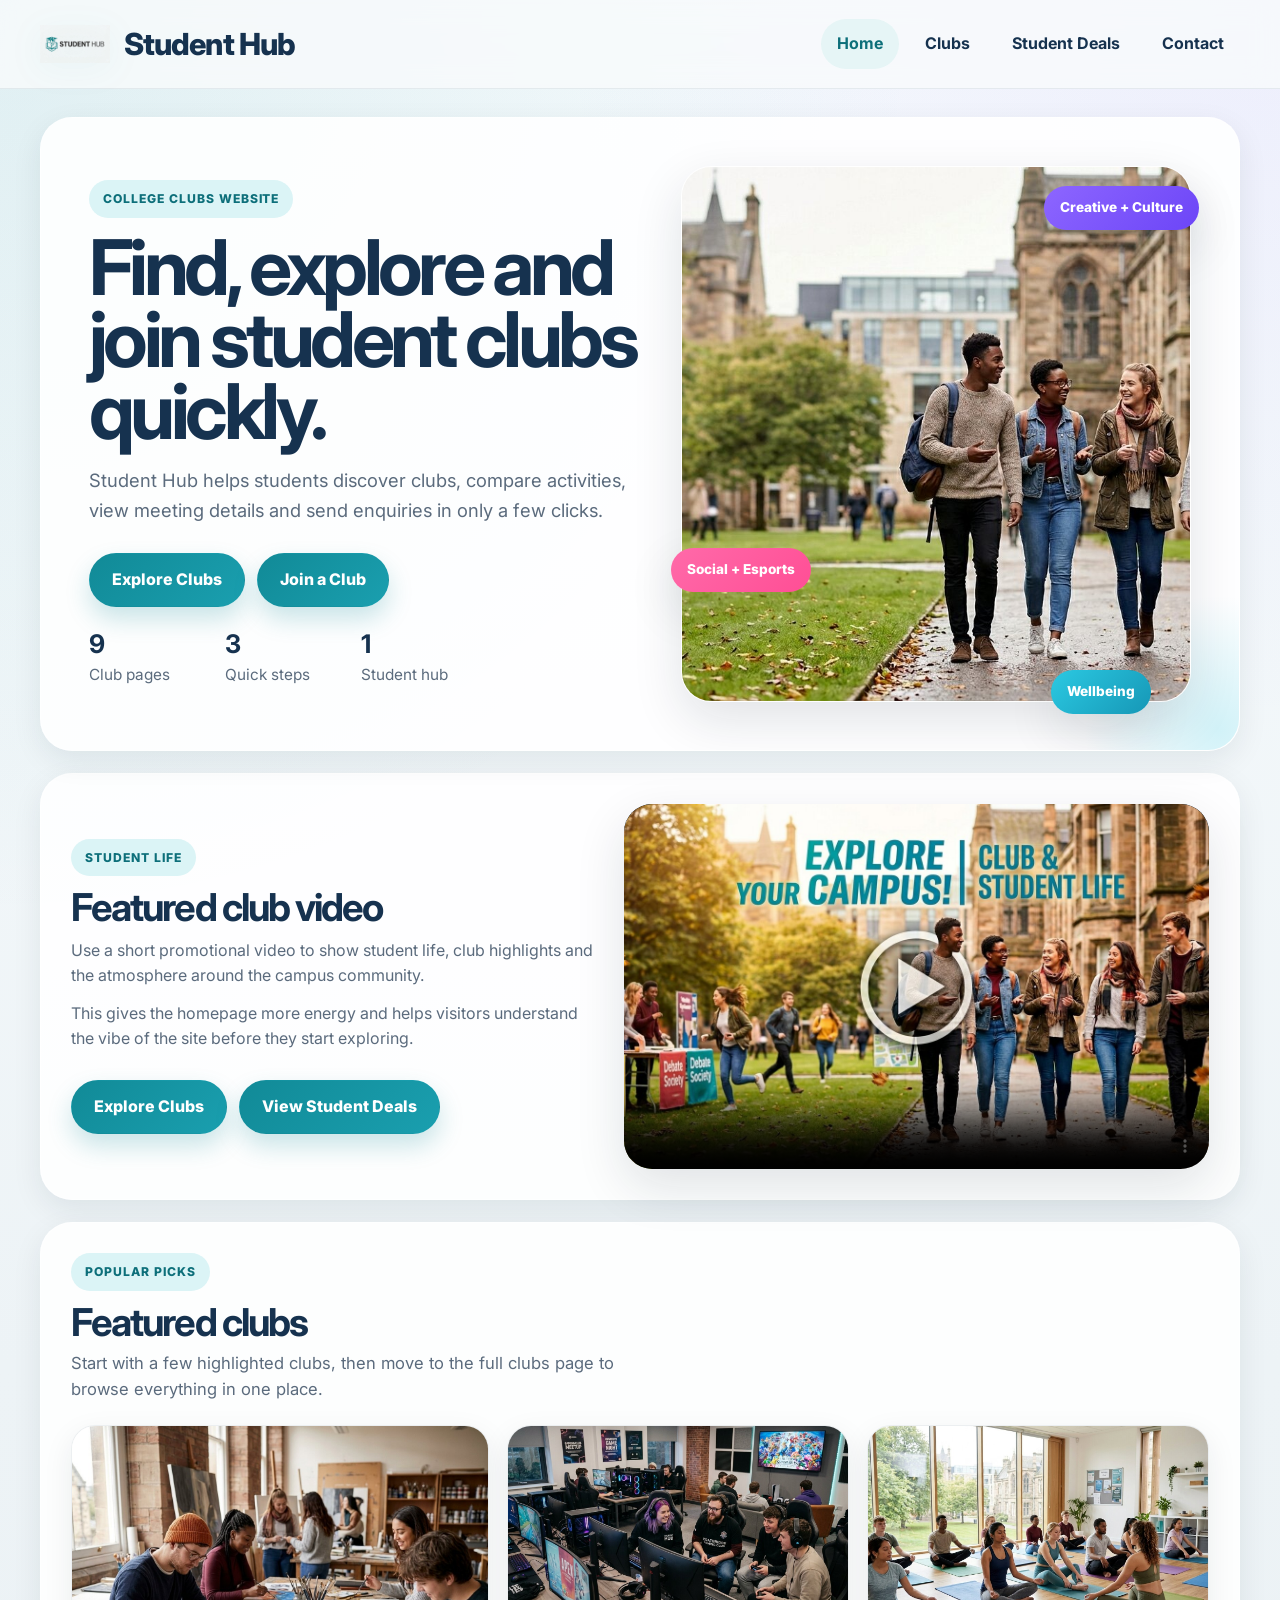
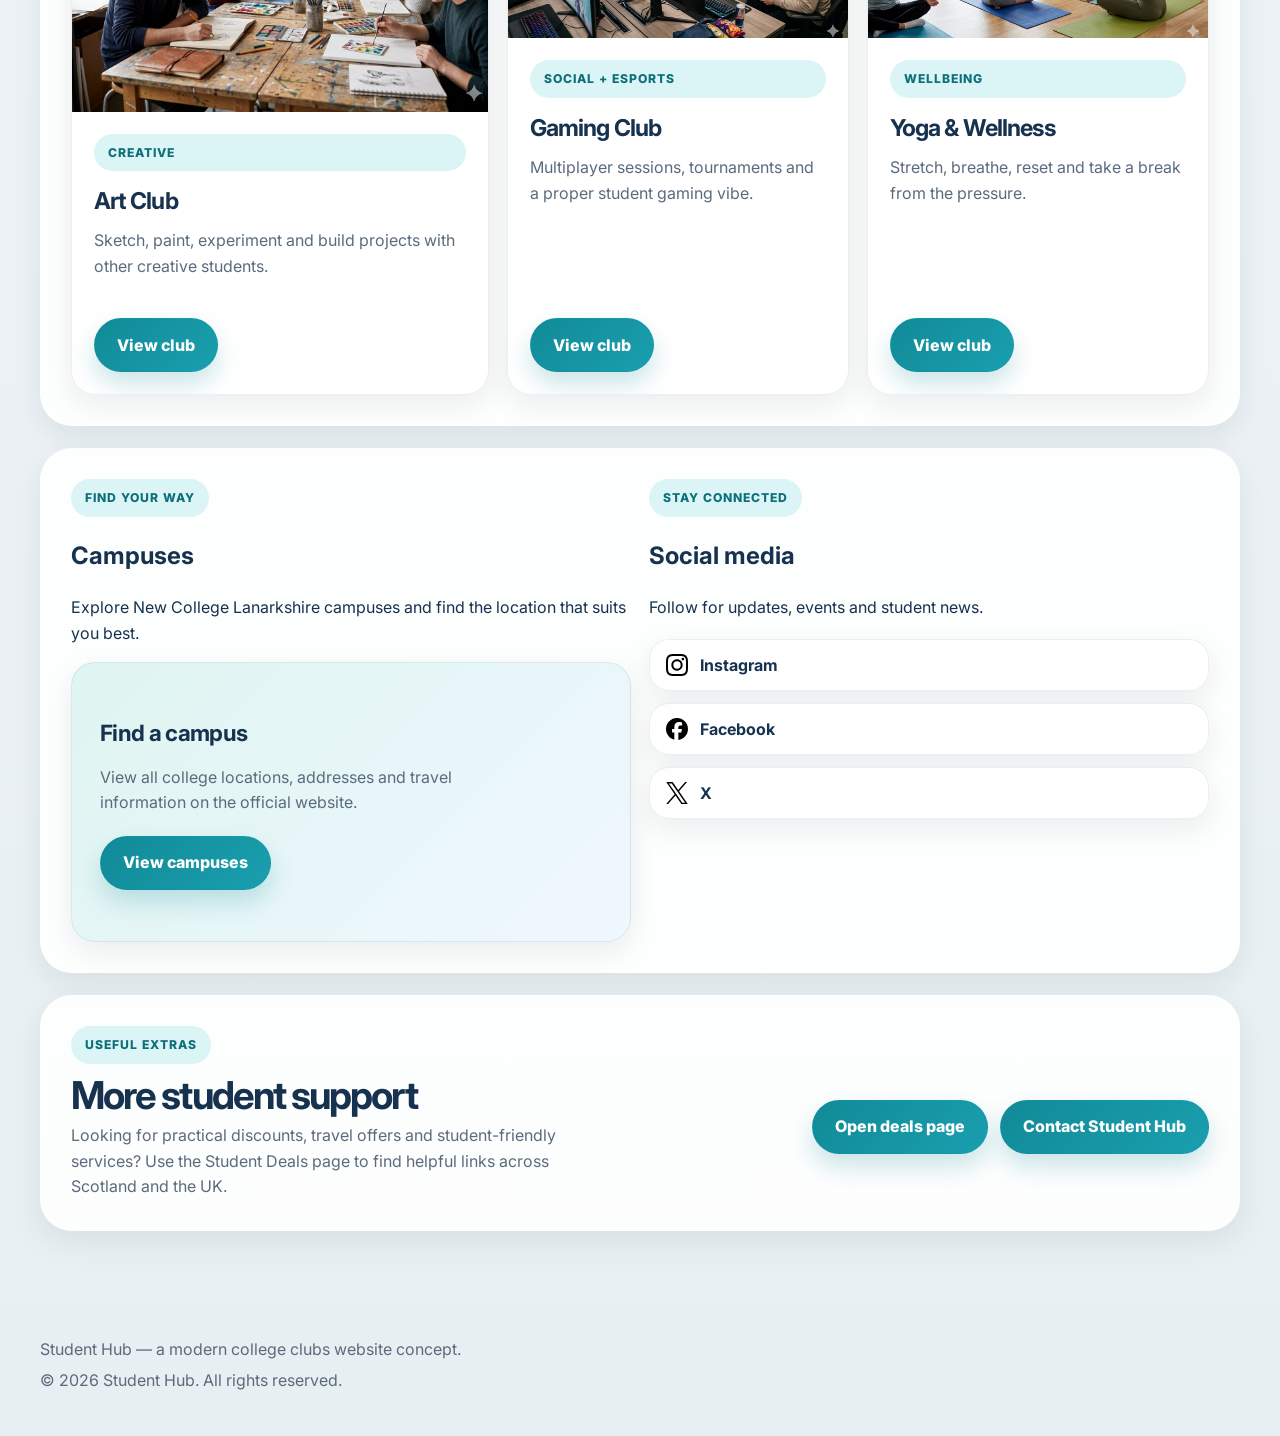
<file: index.html>
<!-- This tells the browser that this file uses HTML5 -->
<!DOCTYPE html>

<!-- This is the main root of the whole page, and the page language is English -->
<html lang="en">
<head>
  <!-- This sets the text encoding so letters and symbols display properly -->
  <meta charset="UTF-8">

  <!-- This helps the page scale correctly on phones, tablets and laptops -->
  <meta name="viewport" content="width=device-width, initial-scale=1.0">

  <!-- This is the page title shown in the browser tab -->
  <title>Student Hub</title>

  <!-- This connects early to Google Fonts to help the font load faster -->
  <link rel="preconnect" href="https://fonts.googleapis.com">

  <!-- This connects to the second Google Fonts server -->
  <link rel="preconnect" href="https://fonts.gstatic.com" crossorigin>

  <!-- This imports the Inter font in different font weights -->
  <link href="https://fonts.googleapis.com/css2?family=Inter:wght@400;500;600;700;800&display=swap" rel="stylesheet">

  <!-- This links the main CSS file for all the page styling -->
  <link rel="stylesheet" href="style.css">

  <!-- This links the JavaScript file, and defer means it runs after the HTML loads -->
  <script src="script.js" defer></script>

  <!-- This adds the small icon shown in the browser tab -->
  <link rel="icon" type="image/x-icon" href="icons/favicon.ico">
</head>

<!-- Everything inside body is the visible page content -->
<body>
  <!-- This is the top section of the page with the logo and menu -->
  <header class="site-header">
    <!-- This keeps the content centred and stops it stretching too wide -->
    <div class="container">
      <!-- This is the navigation bar -->
      <nav class="nav">
        <!-- This is the logo area, and it links back to the homepage -->
        <a class="brand" href="index.html" aria-label="Student Hub home">
          <!-- This is the logo image -->
          <img class="brand-logo" src="images/student-hub-logo-header.png" alt="Student Hub logo">

          <!-- This is the website name shown next to the logo -->
          <span class="brand-text">Student Hub</span>
        </a>

        <!-- This is the mobile menu button -->
        <button
          class="menu-toggle"
          type="button"
          aria-label="Toggle navigation"
          aria-expanded="false"
          aria-controls="site-nav"
        >
          <!-- First line of the burger menu icon -->
          <span></span>

          <!-- Second line of the burger menu icon -->
          <span></span>

          <!-- Third line of the burger menu icon -->
          <span></span>
        </button>

        <!-- These are the navigation links -->
        <div class="nav-links" id="site-nav">
          <!-- Link to the homepage -->
          <a href="index.html">Home</a>

          <!-- Link to the clubs page -->
          <a href="clubs.html">Clubs</a>

          <!-- Link to the student deals page -->
          <a href="student-deals.html">Student Deals</a>

          <!-- Link to the contact page -->
          <a href="contact.html">Contact</a>
        </div>
      </nav>
    </div>
  </header>

  <!-- This is the main content area of the page -->
  <main class="container">
    <!-- This is the hero section at the top of the homepage -->
    <section class="hero hero-home">
      <!-- This creates a layout with text on one side and an image on the other -->
      <div class="hero-grid">
        <!-- This is the text side of the hero section -->
        <div class="hero-copy">
          <!-- Small label above the main heading -->
          <span class="eyebrow">College Clubs Website</span>

          <!-- Main heading of the homepage -->
          <h1>Find, explore and join student clubs quickly.</h1>

          <!-- Short intro text explaining what the site does -->
          <p>
            Student Hub helps students discover clubs, compare activities, view meeting details
            and send enquiries in only a few clicks.
          </p>

          <!-- These are the main action buttons in the hero section -->
          <div class="hero-actions">
            <!-- Button that takes the user to the clubs page -->
            <a class="button" href="clubs.html">Explore Clubs</a>

            <!-- Button that takes the user to the contact page -->
            <a class="button" href="contact.html">Join a Club</a>
          </div>

          <!-- This block shows some quick stats -->
          <div class="hero-stats">
            <!-- First stat box -->
            <div class="stat">
              <!-- Big number -->
              <strong>9</strong>

              <!-- Short label for the number -->
              <span>Club pages</span>
            </div>

            <!-- Second stat box -->
            <div class="stat">
              <!-- Big number -->
              <strong>3</strong>

              <!-- Short label for the number -->
              <span>Quick steps</span>
            </div>

            <!-- Third stat box -->
            <div class="stat">
              <!-- Big number -->
              <strong>1</strong>

              <!-- Short label for the number -->
              <span>Student hub</span>
            </div>
          </div>
        </div>

        <!-- This is the visual side of the hero section -->
        <div class="hero-visual">
          <!-- Main card that holds the hero image -->
          <div class="hero-card hero-main-card">
            <!-- Main hero image -->
            <img src="images/hero-students.jpg" alt="Students talking at college">
          </div>

          <!-- Floating badge showing one club category -->
          <div class="floating-badge badge-purple">Creative + Culture</div>

          <!-- Floating badge showing another club category -->
          <div class="floating-badge badge-pink">Social + Esports</div>

          <!-- Floating badge showing the wellbeing category -->
          <div class="floating-badge badge-cyan">Wellbeing</div>
        </div>
      </div>
    </section>

    <!-- This section shows a featured video -->
    <section class="section">
      <!-- This creates a two-column layout for text and video -->
      <div class="media-grid">
        <!-- This is the text part of the video section -->
        <div class="media-copy">
          <!-- Small label above the heading -->
          <span class="eyebrow">Student life</span>

          <!-- Heading for the video section -->
          <h2>Featured club video</h2>

          <!-- First paragraph explaining the video -->
          <p>
            Use a short promotional video to show student life, club highlights and the atmosphere
            around the campus community.
          </p>

          <!-- Second paragraph explaining why the video helps -->
          <p>
            This gives the homepage more energy and helps visitors understand the vibe of the site
            before they start exploring.
          </p>

          <!-- Buttons under the video text -->
          <div class="hero-actions">
            <!-- Button linking to the clubs page -->
            <a class="button" href="clubs.html">Explore Clubs</a>

            <!-- Button linking to the deals page -->
            <a class="button" href="student-deals.html">View Student Deals</a>
          </div>
        </div>

        <!-- This is the box that holds the video -->
        <div class="video-shell">
          <!-- Video player with controls, and poster shows before the video plays -->
          <video controls poster="images/video-poster.jpg">
            <!-- This is the video file -->
            <source src="videos/student-life.mp4" type="video/mp4">

            <!-- This text appears if the browser cannot play the video -->
            Your browser does not support the video tag.
          </video>
        </div>
      </div>
    </section>

    <!-- This section shows featured clubs -->
    <section class="section">
      <!-- Heading area for the section -->
      <div class="section-heading">
        <!-- Small label above the heading -->
        <span class="eyebrow">Popular picks</span>

        <!-- Main heading for featured clubs -->
        <h2>Featured clubs</h2>

        <!-- Short text explaining the section -->
        <p>
          Start with a few highlighted clubs, then move to the full clubs page to browse everything
          in one place.
        </p>
      </div>

      <!-- Grid layout for the club cards -->
      <div class="featured-grid">
        <!-- First featured club card -->
        <article class="club-card large-card">
          <!-- Image area for the club card -->
          <div class="club-image">
            <!-- Club image -->
            <img src="images/art-club.jpg" alt="Art Club">
          </div>

          <!-- Text content for the card -->
          <div class="club-content">
            <!-- Club category tag -->
            <span class="club-tag">Creative</span>

            <!-- Club name -->
            <h3>Art Club</h3>

            <!-- Short club description -->
            <p>Sketch, paint, experiment and build projects with other creative students.</p>

            <!-- Button linking to the Art Club page -->
            <a class="button" href="art-club.html">View club</a>
          </div>
        </article>

        <!-- Second featured club card -->
        <article class="club-card">
          <!-- Image area for the club card -->
          <div class="club-image">
            <!-- Club image -->
            <img src="images/gaming-club.jpg" alt="Gaming Club">
          </div>

          <!-- Text content for the card -->
          <div class="club-content">
            <!-- Club category tag -->
            <span class="club-tag">Social + Esports</span>

            <!-- Club name -->
            <h3>Gaming Club</h3>

            <!-- Short club description -->
            <p>Multiplayer sessions, tournaments and a proper student gaming vibe.</p>

            <!-- Button linking to the Gaming Club page -->
            <a class="button" href="gaming-club.html">View club</a>
          </div>
        </article>

        <!-- Third featured club card -->
        <article class="club-card">
          <!-- Image area for the club card -->
          <div class="club-image">
            <!-- Club image -->
            <img src="images/yoga-wellness-club.jpg" alt="Yoga and Wellness Club">
          </div>

          <!-- Text content for the card -->
          <div class="club-content">
            <!-- Club category tag -->
            <span class="club-tag">Wellbeing</span>

            <!-- Club name -->
            <h3>Yoga &amp; Wellness</h3>

            <!-- Short club description -->
            <p>Stretch, breathe, reset and take a break from the pressure.</p>

            <!-- Button linking to the Yoga & Wellness page -->
            <a class="button" href="yoga-wellness-club.html">View club</a>
          </div>
        </article>
      </div>
    </section>

    <!-- This section shows campus info and social media links -->
    <section class="section">
      <!-- This splits the content into two side-by-side areas -->
      <div class="split">
        <!-- Left side with campus information -->
        <div>
          <!-- Small label above the heading -->
          <span class="eyebrow">Find your way</span>

          <!-- Section heading -->
          <h2>Campuses</h2>

          <!-- Short text about the campus section -->
          <p>
            Explore New College Lanarkshire campuses and find the location that suits you best.
          </p>

          <!-- Small box with a campus button -->
          <div class="campus-box">
            <!-- Small heading inside the box -->
            <h3>Find a campus</h3>

            <!-- Short explanation text -->
            <p>
              View all college locations, addresses and travel information on the official website.
            </p>

            <!-- External link to the official campuses page -->
            <a
              class="button"
              href="https://www.nclanarkshire.ac.uk/locations-and-facilities/"
              target="_blank"
              rel="noopener noreferrer"
              aria-label="View New College Lanarkshire campuses"
            >
              View campuses
            </a>
          </div>
        </div>

        <!-- Right side with social media links -->
        <div>
          <!-- Small label above the heading -->
          <span class="eyebrow">Stay connected</span>

          <!-- Section heading -->
          <h2>Social media</h2>

          <!-- Short text for the social section -->
          <p>Follow for updates, events and student news.</p>

          <!-- Container for social media buttons -->
          <div class="social-links">
            <!-- Instagram link -->
            <a
              class="social-link"
              href="https://www.instagram.com/nclanarkshire/"
              target="_blank"
              rel="noopener noreferrer"
            >
              <!-- Instagram icon -->
              <img src="icons/instagram.svg" alt="Instagram icon">

              <!-- Instagram text -->
              <span>Instagram</span>
            </a>

            <!-- Facebook link -->
            <a
              class="social-link"
              href="https://www.facebook.com/NCLanarkshire/"
              target="_blank"
              rel="noopener noreferrer"
            >
              <!-- Facebook icon -->
              <img src="icons/facebook.svg" alt="Facebook icon">

              <!-- Facebook text -->
              <span>Facebook</span>
            </a>

            <!-- X link -->
            <a
              class="social-link"
              href="https://x.com/NCLanarkshire"
              target="_blank"
              rel="noopener noreferrer"
            >
              <!-- X icon -->
              <img src="icons/x.svg" alt="X icon">

              <!-- X text -->
              <span>X</span>
            </a>
          </div>
        </div>
      </div>
    </section>

    <!-- Final section with extra support links -->
    <section class="section">
      <!-- Call-to-action box -->
      <div class="cta-box">
        <!-- Left side with text -->
        <div>
          <!-- Small label -->
          <span class="eyebrow">Useful extras</span>

          <!-- Main heading -->
          <h2>More student support</h2>

          <!-- Short explanation text -->
          <p>
            Looking for practical discounts, travel offers and student-friendly services? Use the
            Student Deals page to find helpful links across Scotland and the UK.
          </p>
        </div>

        <!-- Right side with buttons -->
        <div class="hero-actions">
          <!-- Button linking to the student deals page -->
          <a class="button" href="student-deals.html">Open deals page</a>

          <!-- Button linking to the contact page -->
          <a class="button" href="contact.html">Contact Student Hub</a>
        </div>
      </div>
    </section>
  </main>

  <!-- This is the footer at the bottom of the page -->
  <footer class="footer">
    <!-- Container keeps the footer content aligned with the rest of the page -->
    <div class="container">
      <!-- Short footer text about the website -->
      <p>Student Hub — a modern college clubs website concept.</p>

      <!-- Copyright text -->
      <p>&copy; 2026 Student Hub. All rights reserved.</p>
    </div>
  </footer>
</body>
</html>
</file>
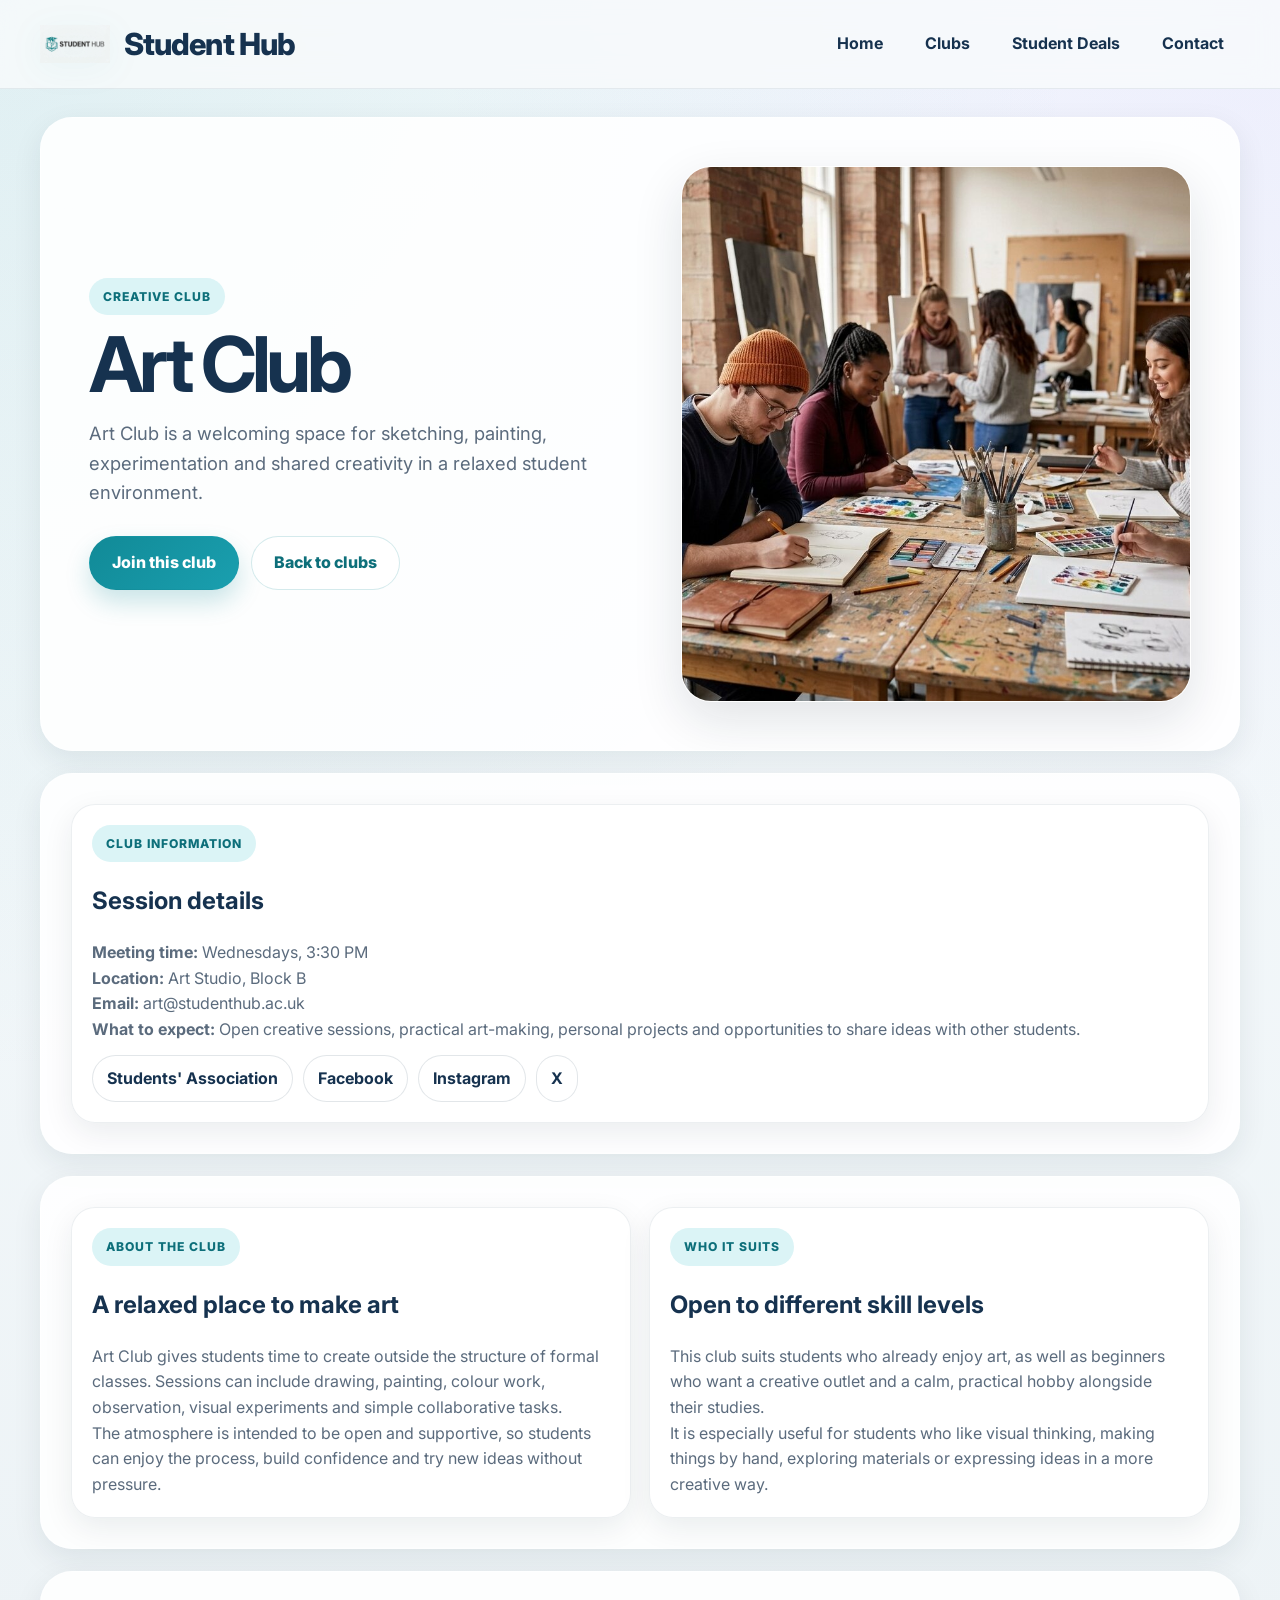
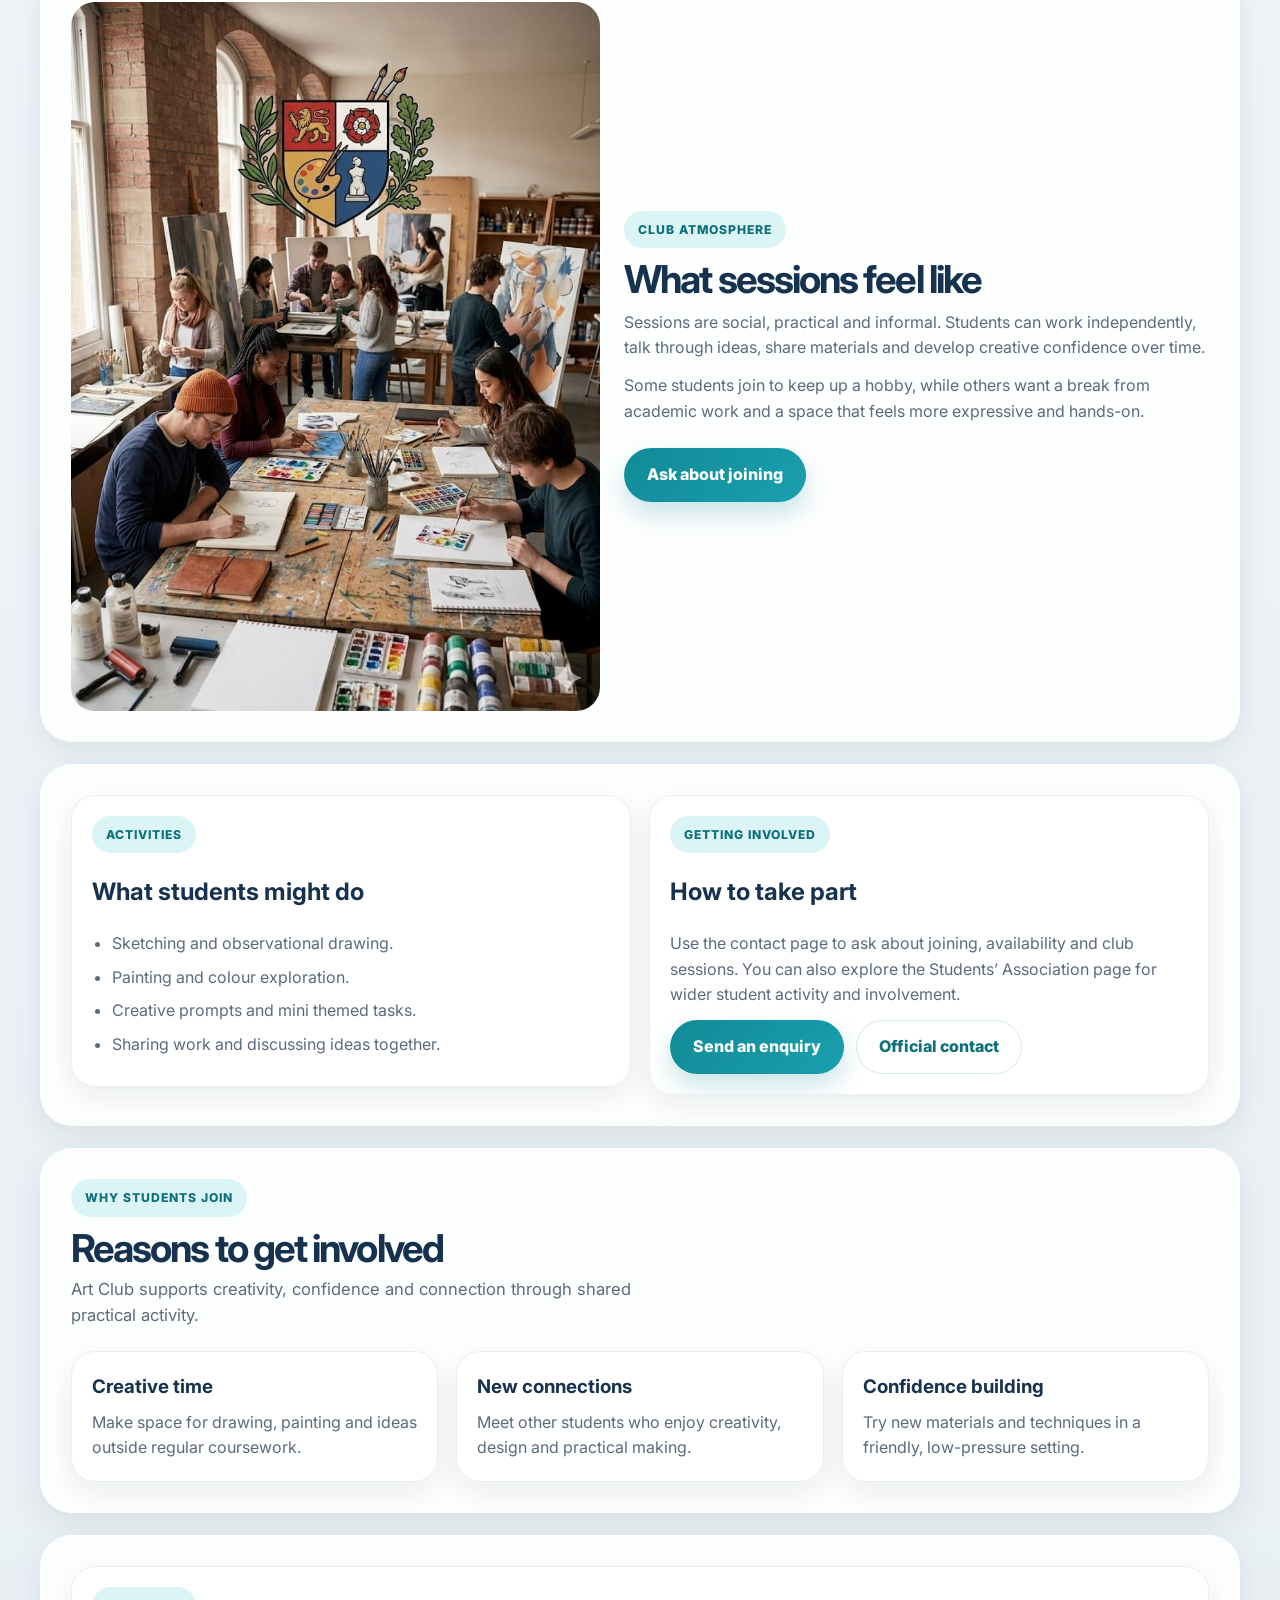
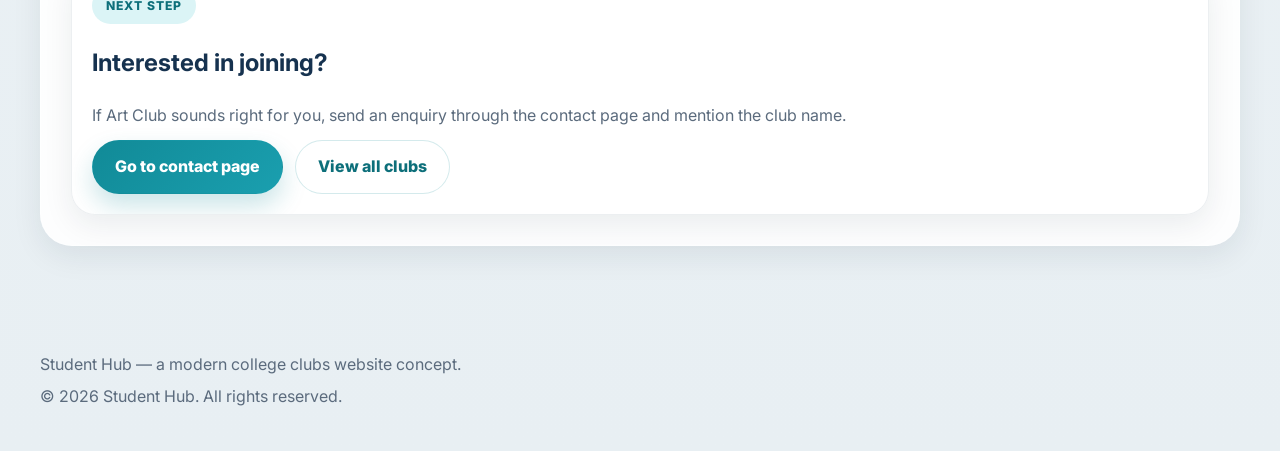
<file: art-club.html>
<!-- This tells the browser that this file uses HTML5 -->
<!DOCTYPE html>

<!-- This is the main root of the whole page, and the page language is English -->
<html lang="en">
<head>
  <!-- This sets the text encoding so letters and symbols display properly -->
  <meta charset="UTF-8">

  <!-- This helps the page scale correctly on phones, tablets and laptops -->
  <meta name="viewport" content="width=device-width, initial-scale=1.0">

  <!-- This is the page title shown in the browser tab -->
  <title>Art Club - Student Hub</title>

  <!-- This connects early to Google Fonts to help the font load faster -->
  <link rel="preconnect" href="https://fonts.googleapis.com">

  <!-- This connects to the second Google Fonts server -->
  <link rel="preconnect" href="https://fonts.gstatic.com" crossorigin>

  <!-- This imports the Inter font in different font weights -->
  <link href="https://fonts.googleapis.com/css2?family=Inter:wght@400;500;600;700;800&display=swap" rel="stylesheet">

  <!-- This links the main CSS file for all the page styling -->
  <link rel="stylesheet" href="style.css">

  <!-- This links the JavaScript file, and defer means it runs after the HTML loads -->
  <script src="script.js" defer></script>

  <!-- This adds the small icon shown in the browser tab -->
  <link rel="icon" type="image/x-icon" href="icons/favicon.ico">
</head>

<!-- Everything inside body is the visible page content -->
<body>
  <!-- This is the top section of the page with the logo and menu -->
  <header class="site-header">
    <!-- This keeps the content centred and stops it stretching too wide -->
    <div class="container">
      <!-- This is the navigation bar -->
      <nav class="nav">
        <!-- This is the logo area, and it links back to the homepage -->
        <a class="brand" href="index.html" aria-label="Student Hub home">
          <!-- This is the logo image -->
          <img class="brand-logo" src="images/student-hub-logo-header.png" alt="Student Hub logo">

          <!-- This is the website name shown next to the logo -->
          <span class="brand-text">Student Hub</span>
        </a>

        <!-- This is the mobile menu button -->
        <button
          class="menu-toggle"
          type="button"
          aria-label="Toggle navigation"
          aria-expanded="false"
          aria-controls="site-nav"
        >
          <!-- First line of the burger menu icon -->
          <span></span>

          <!-- Second line of the burger menu icon -->
          <span></span>

          <!-- Third line of the burger menu icon -->
          <span></span>
        </button>

        <!-- These are the navigation links -->
        <div class="nav-links" id="site-nav">
          <!-- Link to the homepage -->
          <a href="index.html">Home</a>

          <!-- Link to the clubs page -->
          <a href="clubs.html">Clubs</a>

          <!-- Link to the student deals page -->
          <a href="student-deals.html">Student Deals</a>

          <!-- Link to the contact page -->
          <a href="contact.html">Contact</a>
        </div>
      </nav>
    </div>
  </header>

  <!-- This is the main content area of the page -->
  <main class="container">
    <!-- This is the hero section at the top of the Art Club page -->
    <section class="hero">
      <!-- This creates a layout with text on one side and an image on the other -->
      <div class="hero-grid">
        <!-- This is the text side of the hero section -->
        <div class="hero-copy">
          <!-- Small label above the main heading -->
          <span class="eyebrow">Creative club</span>

          <!-- Main heading of the page -->
          <h1>Art Club</h1>

          <!-- Short intro text explaining the club -->
          <p>
            Art Club is a welcoming space for sketching, painting, experimentation and shared
            creativity in a relaxed student environment.
          </p>

          <!-- These are the main action buttons in the hero section -->
          <div class="hero-actions">
            <!-- Button that takes the user to the contact page -->
            <a class="button" href="contact.html">Join this club</a>

            <!-- Button that takes the user back to the clubs page -->
            <a class="button button-secondary" href="clubs.html">Back to clubs</a>
          </div>
        </div>

        <!-- This is the hero image shown on the right side -->
        <div class="hero-card hero-main-card">
          <!-- Main image for the Art Club page -->
          <img src="images/art-club.jpg" alt="Students painting and drawing in Art Club">
        </div>
      </div>
    </section>

    <!-- This section shows the main club information -->
    <section class="section">
      <div class="card">
        <div class="card-body">
          <!-- Small label above the heading -->
          <span class="eyebrow">Club information</span>

          <!-- Main heading for this card -->
          <h2>Session details</h2>

          <!-- Meeting time -->
          <p><strong>Meeting time:</strong> Wednesdays, 3:30 PM</p>

          <!-- Club location -->
          <p><strong>Location:</strong> Art Studio, Block B</p>

          <!-- Club email -->
          <p><strong>Email:</strong> art@studenthub.ac.uk</p>

          <!-- Short summary of what students can expect -->
          <p>
            <strong>What to expect:</strong> Open creative sessions, practical art-making,
            personal projects and opportunities to share ideas with other students.
          </p>

          <!-- These are extra social and student support links -->
          <div class="social top-gap-12">
            <a href="https://www.nclanarkshire.ac.uk/for-applicants/student-support-and-resources/students-association/" target="_blank" rel="noopener noreferrer">Students' Association</a>
            <a href="https://www.facebook.com/NCLanarkshire/" target="_blank" rel="noopener noreferrer">Facebook</a>
            <a href="https://www.instagram.com/nclanarkshire/" target="_blank" rel="noopener noreferrer">Instagram</a>
            <a href="https://x.com/NCLanarkshire" target="_blank" rel="noopener noreferrer">X</a>
          </div>
        </div>
      </div>
    </section>

    <!-- This section explains more about the club and who it is for -->
    <section class="section split">
      <!-- First card with more details about the club -->
      <div class="card">
        <div class="card-body">
          <!-- Small label above the heading -->
          <span class="eyebrow">About the club</span>

          <!-- Main heading -->
          <h2>A relaxed place to make art</h2>

          <!-- First paragraph about club activities -->
          <p>
            Art Club gives students time to create outside the structure of formal classes.
            Sessions can include drawing, painting, colour work, observation, visual experiments
            and simple collaborative tasks.
          </p>

          <!-- Second paragraph about the club atmosphere -->
          <p>
            The atmosphere is intended to be open and supportive, so students can enjoy the process,
            build confidence and try new ideas without pressure.
          </p>
        </div>
      </div>

      <!-- Second card explaining who the club suits -->
      <div class="card">
        <div class="card-body">
          <!-- Small label above the heading -->
          <span class="eyebrow">Who it suits</span>

          <!-- Main heading -->
          <h2>Open to different skill levels</h2>

          <!-- First paragraph about who can join -->
          <p>
            This club suits students who already enjoy art, as well as beginners who want a
            creative outlet and a calm, practical hobby alongside their studies.
          </p>

          <!-- Second paragraph about the type of students it may suit -->
          <p>
            It is especially useful for students who like visual thinking, making things by hand,
            exploring materials or expressing ideas in a more creative way.
          </p>
        </div>
      </div>
    </section>

    <!-- This section shows another image and explains the club atmosphere -->
    <section class="section">
      <div class="media-grid">
        <!-- This is the image side of the section -->
        <div class="media-box">
          <img src="images/art-club-poster.jpg" alt="Students working together during an Art Club session">
        </div>

        <!-- This is the text side of the section -->
        <div class="media-copy">
          <!-- Small label above the heading -->
          <span class="eyebrow">Club atmosphere</span>

          <!-- Main heading -->
          <h2>What sessions feel like</h2>

          <!-- First paragraph about the session feel -->
          <p>
            Sessions are social, practical and informal. Students can work independently,
            talk through ideas, share materials and develop creative confidence over time.
          </p>

          <!-- Second paragraph about why students join -->
          <p>
            Some students join to keep up a hobby, while others want a break from academic work
            and a space that feels more expressive and hands-on.
          </p>

          <!-- Button linking to the contact page -->
          <a class="button top-gap-12" href="contact.html">Ask about joining</a>
        </div>
      </div>
    </section>

    <!-- This section shows activities and how to get involved -->
    <section class="section split">
      <!-- First card with example activities -->
      <div class="card">
        <div class="card-body">
          <!-- Small label above the heading -->
          <span class="eyebrow">Activities</span>

          <!-- Main heading -->
          <h2>What students might do</h2>

          <!-- List of possible club activities -->
          <ul class="clean-list">
            <li>Sketching and observational drawing.</li>
            <li>Painting and colour exploration.</li>
            <li>Creative prompts and mini themed tasks.</li>
            <li>Sharing work and discussing ideas together.</li>
          </ul>
        </div>
      </div>

      <!-- Second card with joining information -->
      <div class="card">
        <div class="card-body">
          <!-- Small label above the heading -->
          <span class="eyebrow">Getting involved</span>

          <!-- Main heading -->
          <h2>How to take part</h2>

          <!-- Short explanation text -->
          <p>
            Use the contact page to ask about joining, availability and club sessions.
            You can also explore the Students’ Association page for wider student activity and involvement.
          </p>

          <!-- Buttons for joining and official contact -->
          <div class="hero-actions top-gap-12">
            <a class="button" href="contact.html">Send an enquiry</a>
            <a class="button button-secondary" href="https://www.nclanarkshire.ac.uk/corporate/contact-us/" target="_blank" rel="noopener noreferrer">Official contact</a>
          </div>
        </div>
      </div>
    </section>

    <!-- This section explains why students might join -->
    <section class="section">
      <!-- Heading area for the section -->
      <div class="section-heading">
        <!-- Small label above the heading -->
        <span class="eyebrow">Why students join</span>

        <!-- Main heading -->
        <h2>Reasons to get involved</h2>

        <!-- Short intro text -->
        <p>
          Art Club supports creativity, confidence and connection through shared practical activity.
        </p>
      </div>

      <!-- This row holds the three reason cards -->
      <div class="cards-row">
        <!-- First reason card -->
        <article class="card">
          <div class="card-body">
            <h3>Creative time</h3>
            <p>Make space for drawing, painting and ideas outside regular coursework.</p>
          </div>
        </article>

        <!-- Second reason card -->
        <article class="card">
          <div class="card-body">
            <h3>New connections</h3>
            <p>Meet other students who enjoy creativity, design and practical making.</p>
          </div>
        </article>

        <!-- Third reason card -->
        <article class="card">
          <div class="card-body">
            <h3>Confidence building</h3>
            <p>Try new materials and techniques in a friendly, low-pressure setting.</p>
          </div>
        </article>
      </div>
    </section>

    <!-- This is the final call-to-action section -->
    <section class="section">
      <div class="card">
        <div class="card-body">
          <!-- Small label above the heading -->
          <span class="eyebrow">Next step</span>

          <!-- Main heading -->
          <h2>Interested in joining?</h2>

          <!-- Final message for the user -->
          <p>
            If Art Club sounds right for you, send an enquiry through the contact page and mention the club name.
          </p>

          <!-- Final action buttons -->
          <div class="hero-actions top-gap-12">
            <a class="button" href="contact.html">Go to contact page</a>
            <a class="button button-secondary" href="clubs.html">View all clubs</a>
          </div>
        </div>
      </div>
    </section>
  </main>

  <!-- This is the footer at the bottom of the page -->
  <footer class="footer">
    <!-- Container keeps the footer content aligned with the rest of the page -->
    <div class="container">
      <!-- Short footer text about the website -->
      <p>Student Hub — a modern college clubs website concept.</p>

      <!-- Copyright text -->
      <p>&copy; 2026 Student Hub. All rights reserved.</p>
    </div>
  </footer>
</body>
</html>
</file>
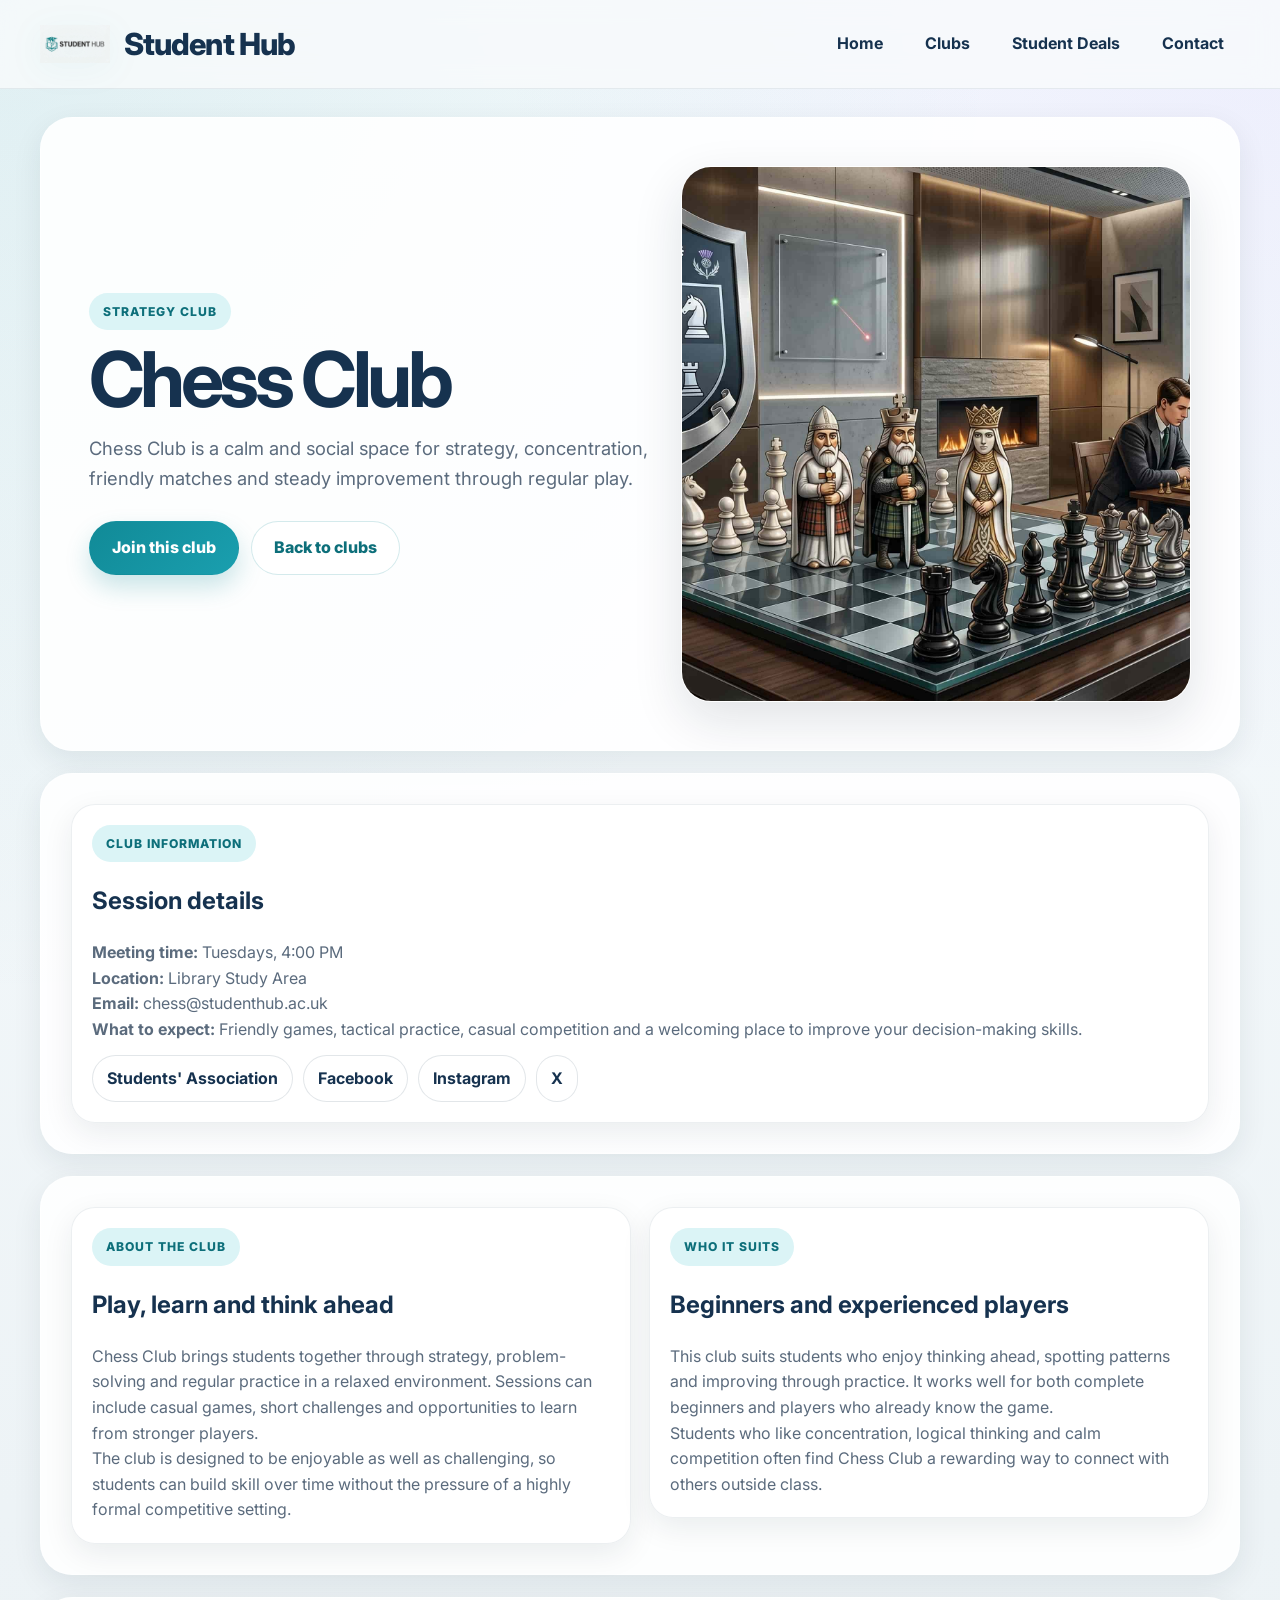
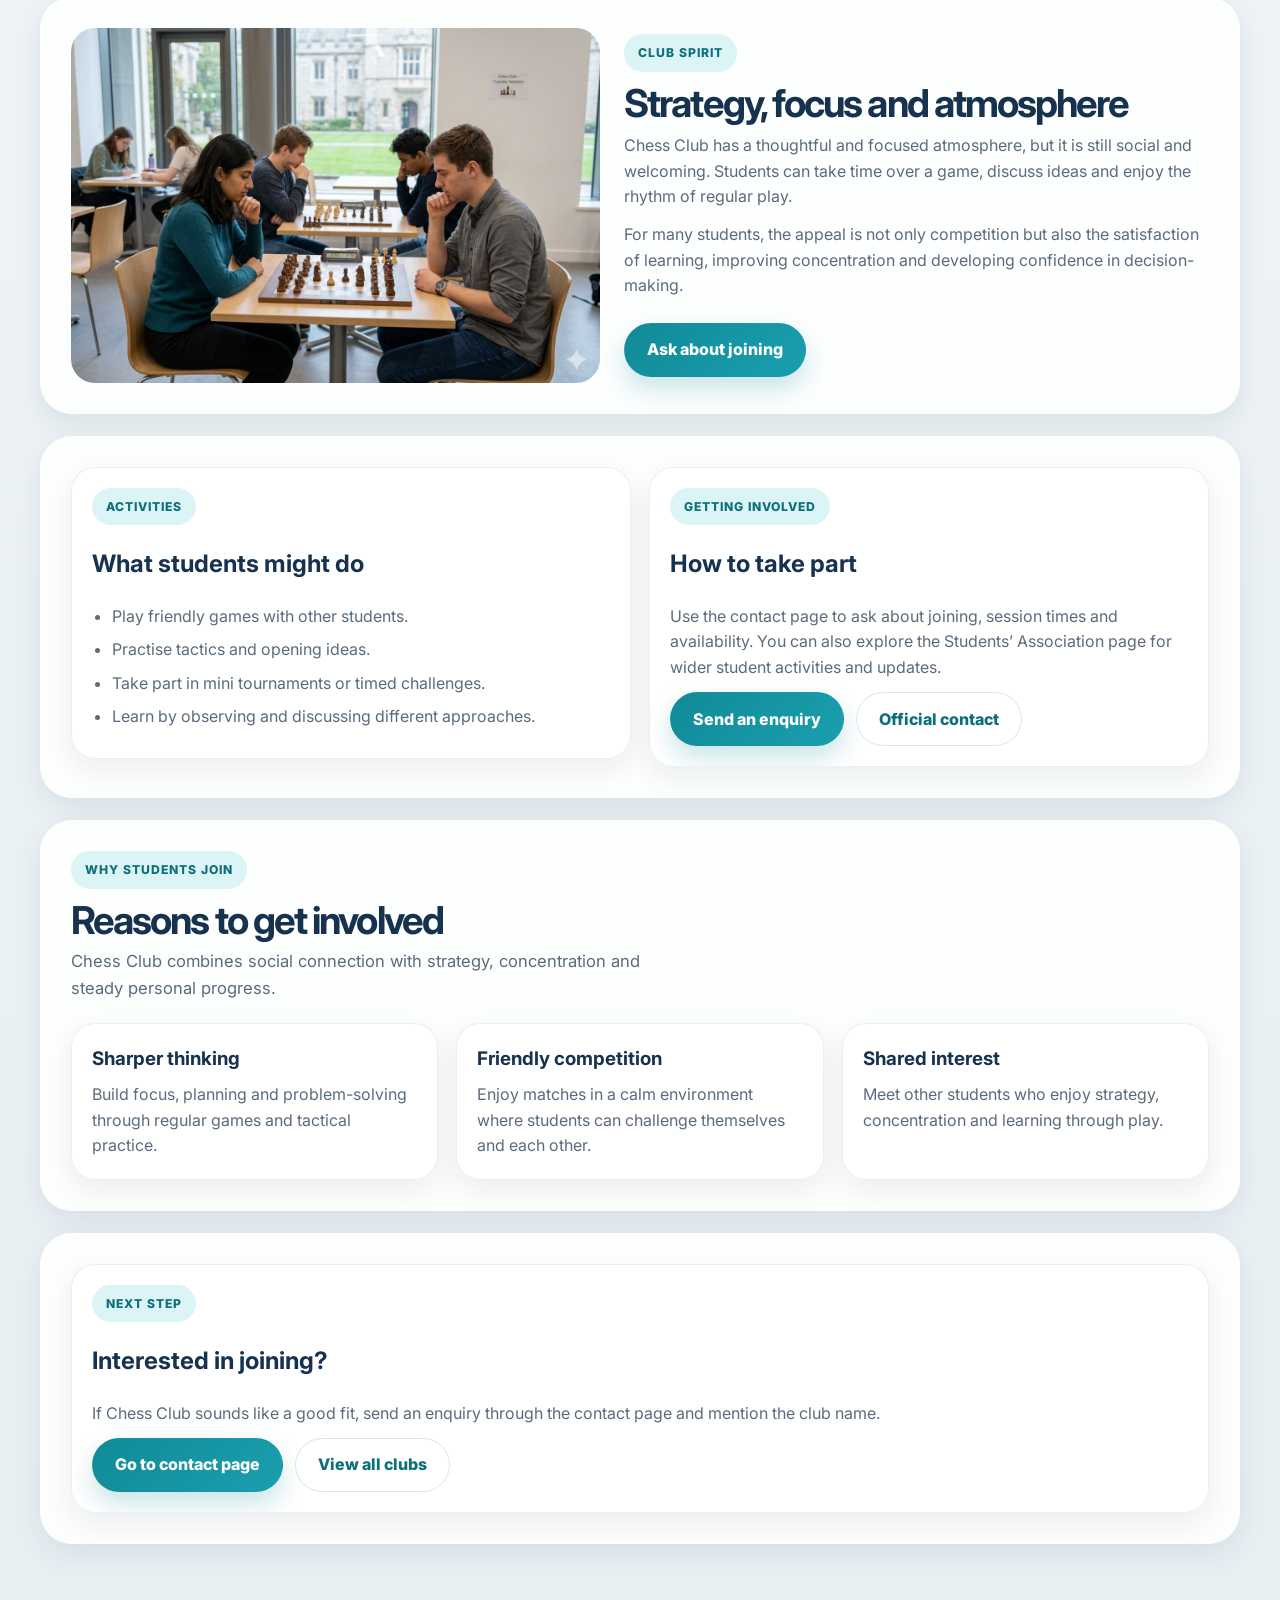
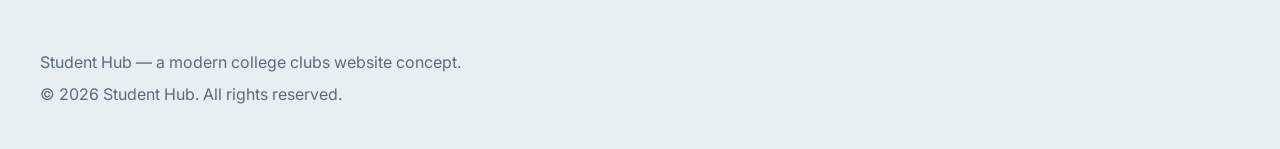
<file: chess-club.html>
<!-- This tells the browser that this file uses HTML5 -->
<!DOCTYPE html>

<!-- This is the main root of the whole page, and the page language is English -->
<html lang="en">
<head>
  <!-- This sets the text encoding so letters and symbols display properly -->
  <meta charset="UTF-8">

  <!-- This helps the page scale correctly on phones, tablets and laptops -->
  <meta name="viewport" content="width=device-width, initial-scale=1.0">

  <!-- This is the page title shown in the browser tab -->
  <title>Chess Club - Student Hub</title>

  <!-- This connects early to Google Fonts to help the font load faster -->
  <link rel="preconnect" href="https://fonts.googleapis.com">

  <!-- This connects to the second Google Fonts server -->
  <link rel="preconnect" href="https://fonts.gstatic.com" crossorigin>

  <!-- This imports the Inter font in different font weights -->
  <link href="https://fonts.googleapis.com/css2?family=Inter:wght@400;500;600;700;800&display=swap" rel="stylesheet">

  <!-- This links the main CSS file for all the page styling -->
  <link rel="stylesheet" href="style.css">

  <!-- This links the JavaScript file, and defer means it runs after the HTML loads -->
  <script src="script.js" defer></script>

  <!-- This adds the small icon shown in the browser tab -->
  <link rel="icon" type="image/x-icon" href="icons/favicon.ico">
</head>

<!-- Everything inside body is the visible page content -->
<body>
  <!-- This is the top section of the page with the logo and menu -->
  <header class="site-header">
    <!-- This keeps the content centred and stops it stretching too wide -->
    <div class="container">
      <!-- This is the navigation bar -->
      <nav class="nav">
        <!-- This is the logo area, and it links back to the homepage -->
        <a class="brand" href="index.html" aria-label="Student Hub home">
          <!-- This is the logo image -->
          <img class="brand-logo" src="images/student-hub-logo-header.png" alt="Student Hub logo">

          <!-- This is the website name shown next to the logo -->
          <span class="brand-text">Student Hub</span>
        </a>

        <!-- This is the mobile menu button -->
        <button
          class="menu-toggle"
          type="button"
          aria-label="Toggle navigation"
          aria-expanded="false"
          aria-controls="site-nav"
        >
          <!-- First line of the burger menu icon -->
          <span></span>

          <!-- Second line of the burger menu icon -->
          <span></span>

          <!-- Third line of the burger menu icon -->
          <span></span>
        </button>

        <!-- These are the navigation links -->
        <div class="nav-links" id="site-nav">
          <!-- Link to the homepage -->
          <a href="index.html">Home</a>

          <!-- Link to the clubs page -->
          <a href="clubs.html">Clubs</a>

          <!-- Link to the student deals page -->
          <a href="student-deals.html">Student Deals</a>

          <!-- Link to the contact page -->
          <a href="contact.html">Contact</a>
        </div>
      </nav>
    </div>
  </header>

  <!-- This is the main content area of the page -->
  <main class="container">
    <!-- This is the hero section at the top of the Chess Club page -->
    <section class="hero">
      <!-- This creates a layout with text on one side and an image on the other -->
      <div class="hero-grid">
        <!-- This is the text side of the hero section -->
        <div class="hero-copy">
          <!-- Small label above the main heading -->
          <span class="eyebrow">Strategy club</span>

          <!-- Main heading of the page -->
          <h1>Chess Club</h1>

          <!-- Short intro text explaining the club -->
          <p>
            Chess Club is a calm and social space for strategy, concentration, friendly matches
            and steady improvement through regular play.
          </p>

          <!-- These are the main action buttons in the hero section -->
          <div class="hero-actions">
            <!-- Button that takes the user to the contact page -->
            <a class="button" href="contact.html">Join this club</a>

            <!-- Button that takes the user back to the clubs page -->
            <a class="button button-secondary" href="clubs.html">Back to clubs</a>
          </div>
        </div>

        <!-- This is the hero image shown on the right side -->
        <div class="hero-card hero-main-card">
          <!-- Main image for the Chess Club page -->
          <img src="images/chess-club-poster.jpg" alt="Students playing chess during a club session">
        </div>
      </div>
    </section>

    <!-- This section shows the main club information -->
    <section class="section">
      <div class="card">
        <div class="card-body">
          <!-- Small label above the heading -->
          <span class="eyebrow">Club information</span>

          <!-- Main heading for this card -->
          <h2>Session details</h2>

          <!-- Meeting time -->
          <p><strong>Meeting time:</strong> Tuesdays, 4:00 PM</p>

          <!-- Club location -->
          <p><strong>Location:</strong> Library Study Area</p>

          <!-- Club email -->
          <p><strong>Email:</strong> chess@studenthub.ac.uk</p>

          <!-- Short summary of what students can expect -->
          <p>
            <strong>What to expect:</strong> Friendly games, tactical practice, casual competition
            and a welcoming place to improve your decision-making skills.
          </p>

          <!-- These are extra social and student support links -->
          <div class="social top-gap-12">
            <a href="https://www.nclanarkshire.ac.uk/for-applicants/student-support-and-resources/students-association/" target="_blank" rel="noopener noreferrer">Students' Association</a>
            <a href="https://www.facebook.com/NCLanarkshire/" target="_blank" rel="noopener noreferrer">Facebook</a>
            <a href="https://www.instagram.com/nclanarkshire/" target="_blank" rel="noopener noreferrer">Instagram</a>
            <a href="https://x.com/NCLanarkshire" target="_blank" rel="noopener noreferrer">X</a>
          </div>
        </div>
      </div>
    </section>

    <!-- This section explains more about the club and who it is for -->
    <section class="section split">
      <!-- First card with more details about the club -->
      <div class="card">
        <div class="card-body">
          <!-- Small label above the heading -->
          <span class="eyebrow">About the club</span>

          <!-- Main heading -->
          <h2>Play, learn and think ahead</h2>

          <!-- First paragraph about club activities -->
          <p>
            Chess Club brings students together through strategy, problem-solving and regular practice
            in a relaxed environment. Sessions can include casual games, short challenges and opportunities
            to learn from stronger players.
          </p>

          <!-- Second paragraph about the club atmosphere -->
          <p>
            The club is designed to be enjoyable as well as challenging, so students can build skill over time
            without the pressure of a highly formal competitive setting.
          </p>
        </div>
      </div>

      <!-- Second card explaining who the club suits -->
      <div class="card">
        <div class="card-body">
          <!-- Small label above the heading -->
          <span class="eyebrow">Who it suits</span>

          <!-- Main heading -->
          <h2>Beginners and experienced players</h2>

          <!-- First paragraph about who can join -->
          <p>
            This club suits students who enjoy thinking ahead, spotting patterns and improving through practice.
            It works well for both complete beginners and players who already know the game.
          </p>

          <!-- Second paragraph about the type of students it may suit -->
          <p>
            Students who like concentration, logical thinking and calm competition often find Chess Club
            a rewarding way to connect with others outside class.
          </p>
        </div>
      </div>
    </section>

    <!-- This section shows another image and explains the club atmosphere -->
    <section class="section">
      <div class="media-grid">
        <!-- This is the image side of the section -->
        <div class="media-box">
          <img src="images/chess-club.jpg" alt="Stylised chess-themed visual representing focus and club identity">
        </div>

        <!-- This is the text side of the section -->
        <div class="media-copy">
          <!-- Small label above the heading -->
          <span class="eyebrow">Club spirit</span>

          <!-- Main heading -->
          <h2>Strategy, focus and atmosphere</h2>

          <!-- First paragraph about the club atmosphere -->
          <p>
            Chess Club has a thoughtful and focused atmosphere, but it is still social and welcoming.
            Students can take time over a game, discuss ideas and enjoy the rhythm of regular play.
          </p>

          <!-- Second paragraph about why students join -->
          <p>
            For many students, the appeal is not only competition but also the satisfaction of learning,
            improving concentration and developing confidence in decision-making.
          </p>

          <!-- Button linking to the contact page -->
          <a class="button top-gap-12" href="contact.html">Ask about joining</a>
        </div>
      </div>
    </section>

    <!-- This section shows activities and how to get involved -->
    <section class="section split">
      <!-- First card with example activities -->
      <div class="card">
        <div class="card-body">
          <!-- Small label above the heading -->
          <span class="eyebrow">Activities</span>

          <!-- Main heading -->
          <h2>What students might do</h2>

          <!-- List of possible club activities -->
          <ul class="clean-list">
            <li>Play friendly games with other students.</li>
            <li>Practise tactics and opening ideas.</li>
            <li>Take part in mini tournaments or timed challenges.</li>
            <li>Learn by observing and discussing different approaches.</li>
          </ul>
        </div>
      </div>

      <!-- Second card with joining information -->
      <div class="card">
        <div class="card-body">
          <!-- Small label above the heading -->
          <span class="eyebrow">Getting involved</span>

          <!-- Main heading -->
          <h2>How to take part</h2>

          <!-- Short explanation text -->
          <p>
            Use the contact page to ask about joining, session times and availability.
            You can also explore the Students’ Association page for wider student activities and updates.
          </p>

          <!-- Buttons for joining and official contact -->
          <div class="hero-actions top-gap-12">
            <a class="button" href="contact.html">Send an enquiry</a>
            <a class="button button-secondary" href="https://www.nclanarkshire.ac.uk/corporate/contact-us/" target="_blank" rel="noopener noreferrer">Official contact</a>
          </div>
        </div>
      </div>
    </section>

    <!-- This section explains why students might join -->
    <section class="section">
      <!-- Heading area for the section -->
      <div class="section-heading">
        <!-- Small label above the heading -->
        <span class="eyebrow">Why students join</span>

        <!-- Main heading -->
        <h2>Reasons to get involved</h2>

        <!-- Short intro text -->
        <p>
          Chess Club combines social connection with strategy, concentration and steady personal progress.
        </p>
      </div>

      <!-- This row holds the three reason cards -->
      <div class="cards-row">
        <!-- First reason card -->
        <article class="card">
          <div class="card-body">
            <h3>Sharper thinking</h3>
            <p>Build focus, planning and problem-solving through regular games and tactical practice.</p>
          </div>
        </article>

        <!-- Second reason card -->
        <article class="card">
          <div class="card-body">
            <h3>Friendly competition</h3>
            <p>Enjoy matches in a calm environment where students can challenge themselves and each other.</p>
          </div>
        </article>

        <!-- Third reason card -->
        <article class="card">
          <div class="card-body">
            <h3>Shared interest</h3>
            <p>Meet other students who enjoy strategy, concentration and learning through play.</p>
          </div>
        </article>
      </div>
    </section>

    <!-- This is the final call-to-action section -->
    <section class="section">
      <div class="card">
        <div class="card-body">
          <!-- Small label above the heading -->
          <span class="eyebrow">Next step</span>

          <!-- Main heading -->
          <h2>Interested in joining?</h2>

          <!-- Final message for the user -->
          <p>
            If Chess Club sounds like a good fit, send an enquiry through the contact page and mention the club name.
          </p>

          <!-- Final action buttons -->
          <div class="hero-actions top-gap-12">
            <a class="button" href="contact.html">Go to contact page</a>
            <a class="button button-secondary" href="clubs.html">View all clubs</a>
          </div>
        </div>
      </div>
    </section>
  </main>

  <!-- This is the footer at the bottom of the page -->
  <footer class="footer">
    <!-- Container keeps the footer content aligned with the rest of the page -->
    <div class="container">
      <!-- Short footer text about the website -->
      <p>Student Hub — a modern college clubs website concept.</p>

      <!-- Copyright text -->
      <p>&copy; 2026 Student Hub. All rights reserved.</p>
    </div>
  </footer>
</body>
</html>
</file>
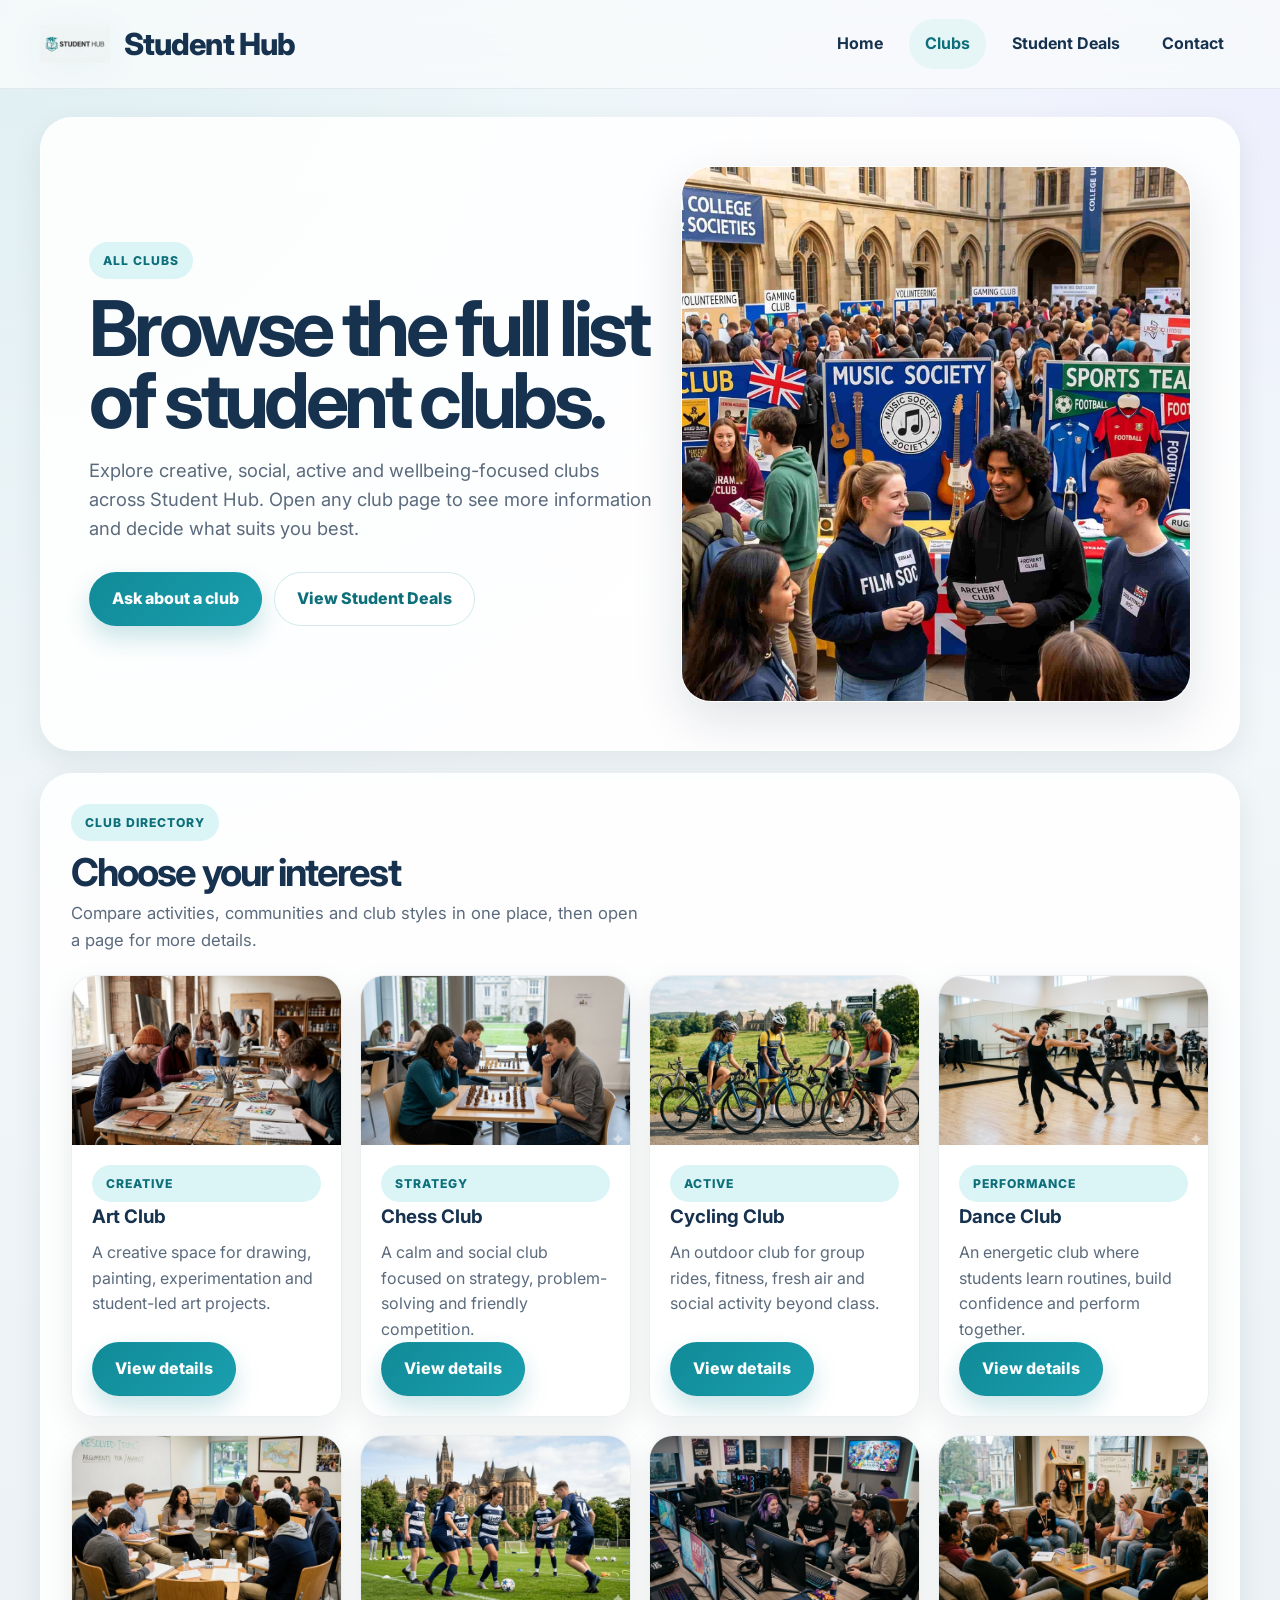
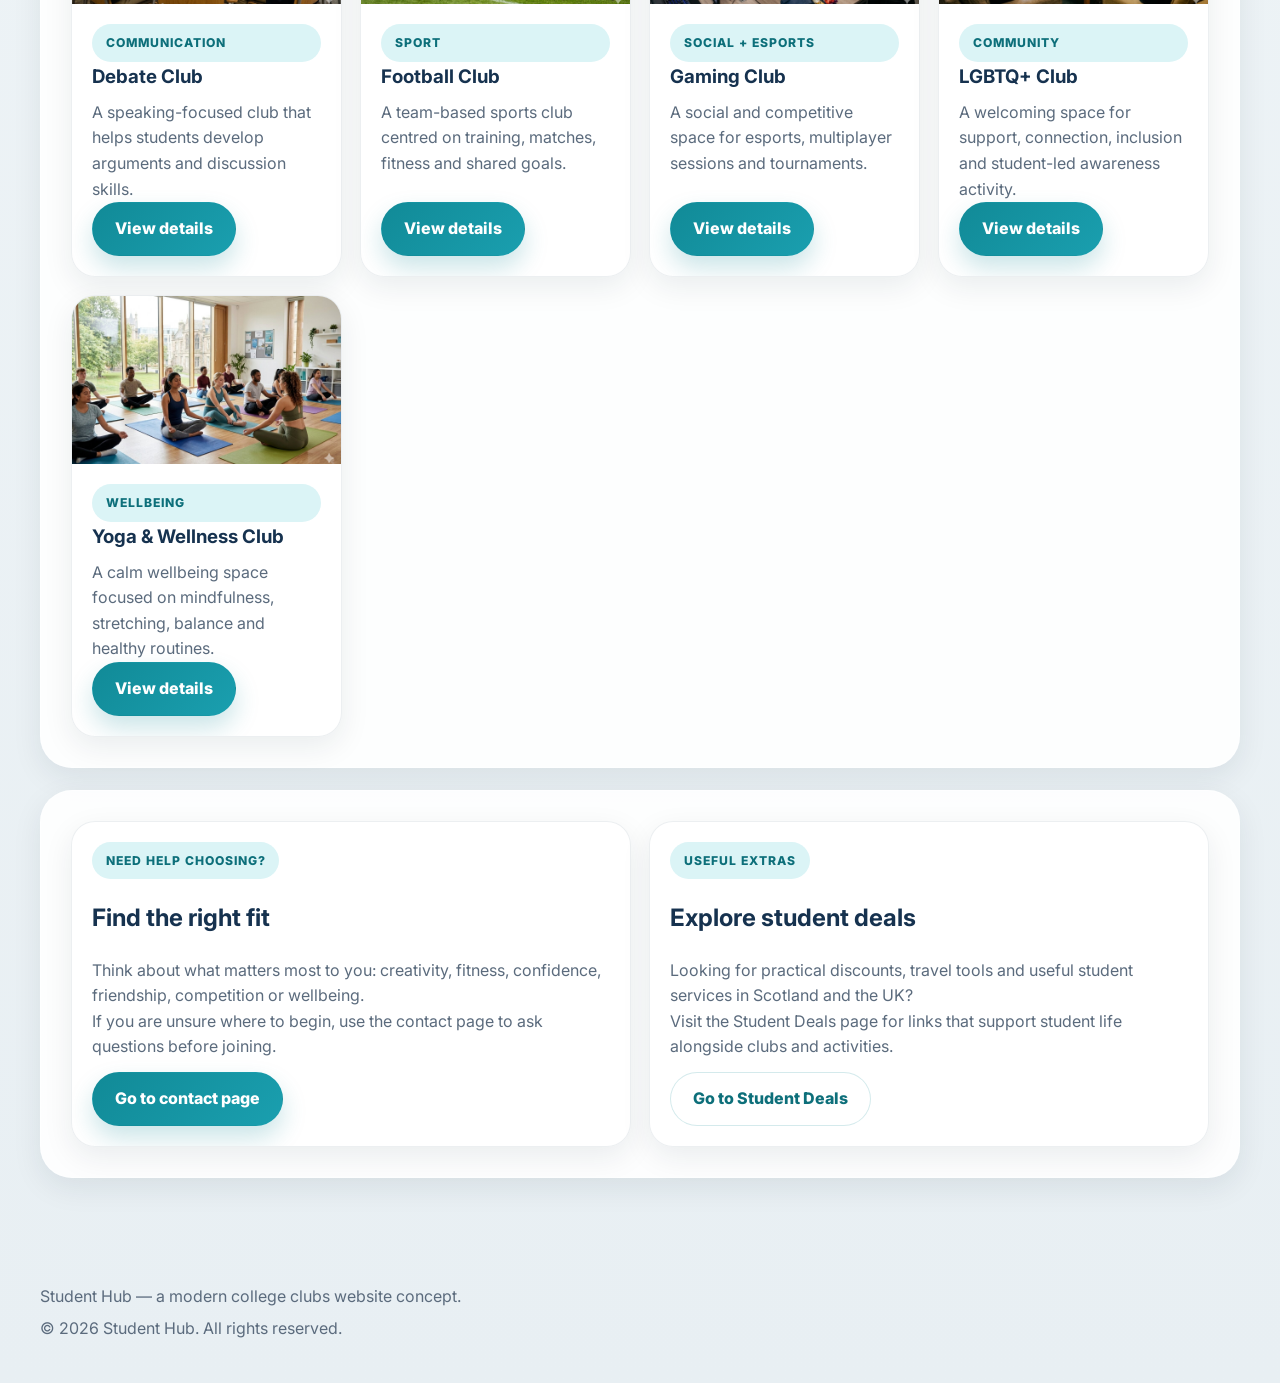
<file: clubs.html>
<!-- This tells the browser that this file uses HTML5 -->
<!DOCTYPE html>

<!-- This is the main root of the whole page, and the page language is English -->
<html lang="en">
<head>
  <!-- This sets the text encoding so letters and symbols display properly -->
  <meta charset="UTF-8">

  <!-- This helps the page scale correctly on phones, tablets and laptops -->
  <meta name="viewport" content="width=device-width, initial-scale=1.0">

  <!-- This is the page title shown in the browser tab -->
  <title>Clubs - Student Hub</title>

  <!-- This connects early to Google Fonts to help the font load faster -->
  <link rel="preconnect" href="https://fonts.googleapis.com">

  <!-- This connects to the second Google Fonts server -->
  <link rel="preconnect" href="https://fonts.gstatic.com" crossorigin>

  <!-- This imports the Inter font in different font weights -->
  <link href="https://fonts.googleapis.com/css2?family=Inter:wght@400;500;600;700;800&display=swap" rel="stylesheet">

  <!-- This links the main CSS file for all the page styling -->
  <link rel="stylesheet" href="style.css">

  <!-- This links the JavaScript file, and defer means it runs after the HTML loads -->
  <script src="script.js" defer></script>

  <!-- This adds the small icon shown in the browser tab -->
  <link rel="icon" type="image/x-icon" href="icons/favicon.ico">
</head>

<!-- Everything inside body is the visible page content -->
<body>
  <!-- This is the top section of the page with the logo and menu -->
  <header class="site-header">
    <!-- This keeps the content centred and stops it stretching too wide -->
    <div class="container">
      <!-- This is the navigation bar -->
      <nav class="nav">
        <!-- This is the logo area, and it links back to the homepage -->
        <a class="brand" href="index.html" aria-label="Student Hub home">
          <!-- This is the logo image -->
          <img class="brand-logo" src="images/student-hub-logo-header.png" alt="Student Hub logo">

          <!-- This is the website name shown next to the logo -->
          <span class="brand-text">Student Hub</span>
        </a>

        <!-- This is the mobile menu button -->
        <button
          class="menu-toggle"
          type="button"
          aria-label="Toggle navigation"
          aria-expanded="false"
          aria-controls="site-nav"
        >
          <!-- First line of the burger menu icon -->
          <span></span>

          <!-- Second line of the burger menu icon -->
          <span></span>

          <!-- Third line of the burger menu icon -->
          <span></span>
        </button>

        <!-- These are the navigation links -->
        <div class="nav-links" id="site-nav">
          <!-- Link to the homepage -->
          <a href="index.html">Home</a>

          <!-- Link to the clubs page -->
          <a href="clubs.html">Clubs</a>

          <!-- Link to the student deals page -->
          <a href="student-deals.html">Student Deals</a>

          <!-- Link to the contact page -->
          <a href="contact.html">Contact</a>
        </div>
      </nav>
    </div>
  </header>

  <!-- This is the main content area of the page -->
  <main class="container">
    <!-- This is the hero section at the top of the clubs page -->
    <section class="hero">
      <!-- This creates a layout with text on one side and an image on the other -->
      <div class="hero-grid">
        <!-- This is the text side of the hero section -->
        <div class="hero-copy">
          <!-- Small label above the main heading -->
          <span class="eyebrow">All clubs</span>

          <!-- Main heading of the clubs page -->
          <h1>Browse the full list of student clubs.</h1>

          <!-- Short intro text explaining the page -->
          <p>
            Explore creative, social, active and wellbeing-focused clubs across Student Hub.
            Open any club page to see more information and decide what suits you best.
          </p>

          <!-- These are the main action buttons in the hero section -->
          <div class="hero-actions">
            <!-- Button that takes the user to the contact page -->
            <a class="button" href="contact.html">Ask about a club</a>

            <!-- Button that takes the user to the student deals page -->
            <a class="button button-secondary" href="student-deals.html">View Student Deals</a>
          </div>
        </div>

        <!-- This is the hero image shown on the right side -->
        <div class="hero-card hero-main-card">
          <!-- Main image for the clubs page -->
          <img src="images/clubs-hero.jpg" alt="Students exploring club activities">
        </div>
      </div>
    </section>

    <!-- This section shows the full club directory -->
    <section class="section">
      <!-- Heading area for the section -->
      <div class="section-heading">
        <!-- Small label above the heading -->
        <span class="eyebrow">Club directory</span>

        <!-- Main heading for this section -->
        <h2>Choose your interest</h2>

        <!-- Short text explaining what to do here -->
        <p>
          Compare activities, communities and club styles in one place, then open a page for more details.
        </p>
      </div>

      <!-- This grid holds all the club cards -->
      <div class="grid">
        <!-- Art Club card -->
        <article class="card">
          <!-- Image area for the card -->
          <div class="card-media">
            <!-- Club image -->
            <img src="images/art-club.jpg" alt="Art Club">
          </div>

          <!-- Text content for the card -->
          <div class="card-body">
            <!-- Club category tag -->
            <span class="club-tag">Creative</span>

            <!-- Club name -->
            <h3>Art Club</h3>

            <!-- Short club description -->
            <p>A creative space for drawing, painting, experimentation and student-led art projects.</p>

            <!-- Button linking to the full club page -->
            <a class="button top-gap-12" href="art-club.html">View details</a>
          </div>
        </article>

        <!-- Chess Club card -->
        <article class="card">
          <!-- Image area for the card -->
          <div class="card-media">
            <!-- Club image -->
            <img src="images/chess-club.jpg" alt="Chess Club">
          </div>

          <!-- Text content for the card -->
          <div class="card-body">
            <!-- Club category tag -->
            <span class="club-tag">Strategy</span>

            <!-- Club name -->
            <h3>Chess Club</h3>

            <!-- Short club description -->
            <p>A calm and social club focused on strategy, problem-solving and friendly competition.</p>

            <!-- Button linking to the full club page -->
            <a class="button top-gap-12" href="chess-club.html">View details</a>
          </div>
        </article>

        <!-- Cycling Club card -->
        <article class="card">
          <!-- Image area for the card -->
          <div class="card-media">
            <!-- Club image -->
            <img src="images/cycling-club.jpg" alt="Cycling Club">
          </div>

          <!-- Text content for the card -->
          <div class="card-body">
            <!-- Club category tag -->
            <span class="club-tag">Active</span>

            <!-- Club name -->
            <h3>Cycling Club</h3>

            <!-- Short club description -->
            <p>An outdoor club for group rides, fitness, fresh air and social activity beyond class.</p>

            <!-- Button linking to the full club page -->
            <a class="button top-gap-12" href="cycling-club.html">View details</a>
          </div>
        </article>

        <!-- Dance Club card -->
        <article class="card">
          <!-- Image area for the card -->
          <div class="card-media">
            <!-- Club image -->
            <img src="images/dance-club.jpg" alt="Dance Club">
          </div>

          <!-- Text content for the card -->
          <div class="card-body">
            <!-- Club category tag -->
            <span class="club-tag">Performance</span>

            <!-- Club name -->
            <h3>Dance Club</h3>

            <!-- Short club description -->
            <p>An energetic club where students learn routines, build confidence and perform together.</p>

            <!-- Button linking to the full club page -->
            <a class="button top-gap-12" href="dance-club.html">View details</a>
          </div>
        </article>

        <!-- Debate Club card -->
        <article class="card">
          <!-- Image area for the card -->
          <div class="card-media">
            <!-- Club image -->
            <img src="images/debate-club.jpg" alt="Debate Club">
          </div>

          <!-- Text content for the card -->
          <div class="card-body">
            <!-- Club category tag -->
            <span class="club-tag">Communication</span>

            <!-- Club name -->
            <h3>Debate Club</h3>

            <!-- Short club description -->
            <p>A speaking-focused club that helps students develop arguments and discussion skills.</p>

            <!-- Button linking to the full club page -->
            <a class="button top-gap-12" href="debate-club.html">View details</a>
          </div>
        </article>

        <!-- Football Club card -->
        <article class="card">
          <!-- Image area for the card -->
          <div class="card-media">
            <!-- Club image -->
            <img src="images/football-club.jpg" alt="Football Club">
          </div>

          <!-- Text content for the card -->
          <div class="card-body">
            <!-- Club category tag -->
            <span class="club-tag">Sport</span>

            <!-- Club name -->
            <h3>Football Club</h3>

            <!-- Short club description -->
            <p>A team-based sports club centred on training, matches, fitness and shared goals.</p>

            <!-- Button linking to the full club page -->
            <a class="button top-gap-12" href="football-club.html">View details</a>
          </div>
        </article>

        <!-- Gaming Club card -->
        <article class="card">
          <!-- Image area for the card -->
          <div class="card-media">
            <!-- Club image -->
            <img src="images/gaming-club.jpg" alt="Gaming Club">
          </div>

          <!-- Text content for the card -->
          <div class="card-body">
            <!-- Club category tag -->
            <span class="club-tag">Social + Esports</span>

            <!-- Club name -->
            <h3>Gaming Club</h3>

            <!-- Short club description -->
            <p>A social and competitive space for esports, multiplayer sessions and tournaments.</p>

            <!-- Button linking to the full club page -->
            <a class="button top-gap-12" href="gaming-club.html">View details</a>
          </div>
        </article>

        <!-- LGBTQ+ Club card -->
        <article class="card">
          <!-- Image area for the card -->
          <div class="card-media">
            <!-- Club image -->
            <img src="images/lgbtq-club.jpg" alt="LGBTQ+ Club">
          </div>

          <!-- Text content for the card -->
          <div class="card-body">
            <!-- Club category tag -->
            <span class="club-tag">Community</span>

            <!-- Club name -->
            <h3>LGBTQ+ Club</h3>

            <!-- Short club description -->
            <p>A welcoming space for support, connection, inclusion and student-led awareness activity.</p>

            <!-- Button linking to the full club page -->
            <a class="button top-gap-12" href="lgbtq-club.html">View details</a>
          </div>
        </article>

        <!-- Yoga and Wellness Club card -->
        <article class="card">
          <!-- Image area for the card -->
          <div class="card-media">
            <!-- Club image -->
            <img src="images/yoga-wellness-club.jpg" alt="Yoga and Wellness Club">
          </div>

          <!-- Text content for the card -->
          <div class="card-body">
            <!-- Club category tag -->
            <span class="club-tag">Wellbeing</span>

            <!-- Club name -->
            <h3>Yoga &amp; Wellness Club</h3>

            <!-- Short club description -->
            <p>A calm wellbeing space focused on mindfulness, stretching, balance and healthy routines.</p>

            <!-- Button linking to the full club page -->
            <a class="button top-gap-12" href="yoga-wellness-club.html">View details</a>
          </div>
        </article>
      </div>
    </section>

    <!-- This section helps students if they are not sure what to choose -->
    <section class="section split">
      <!-- First support card -->
      <div class="card">
        <div class="card-body">
          <!-- Small label above the heading -->
          <span class="eyebrow">Need help choosing?</span>

          <!-- Main heading -->
          <h2>Find the right fit</h2>

          <!-- First paragraph of advice -->
          <p>
            Think about what matters most to you: creativity, fitness, confidence, friendship,
            competition or wellbeing.
          </p>

          <!-- Second paragraph of advice -->
          <p>
            If you are unsure where to begin, use the contact page to ask questions before joining.
          </p>

          <!-- Button linking to the contact page -->
          <a class="button top-gap-12" href="contact.html">Go to contact page</a>
        </div>
      </div>

      <!-- Second support card -->
      <div class="card">
        <div class="card-body">
          <!-- Small label above the heading -->
          <span class="eyebrow">Useful extras</span>

          <!-- Main heading -->
          <h2>Explore student deals</h2>

          <!-- First paragraph of explanation -->
          <p>
            Looking for practical discounts, travel tools and useful student services in Scotland and the UK?
          </p>

          <!-- Second paragraph of explanation -->
          <p>
            Visit the Student Deals page for links that support student life alongside clubs and activities.
          </p>

          <!-- Button linking to the student deals page -->
          <a class="button button-secondary top-gap-12" href="student-deals.html">Go to Student Deals</a>
        </div>
      </div>
    </section>
  </main>

  <!-- This is the footer at the bottom of the page -->
  <footer class="footer">
    <!-- Container keeps the footer content aligned with the rest of the page -->
    <div class="container">
      <!-- Short footer text about the website -->
      <p>Student Hub — a modern college clubs website concept.</p>

      <!-- Copyright text -->
      <p>&copy; 2026 Student Hub. All rights reserved.</p>
    </div>
  </footer>
</body>
</html>
</file>
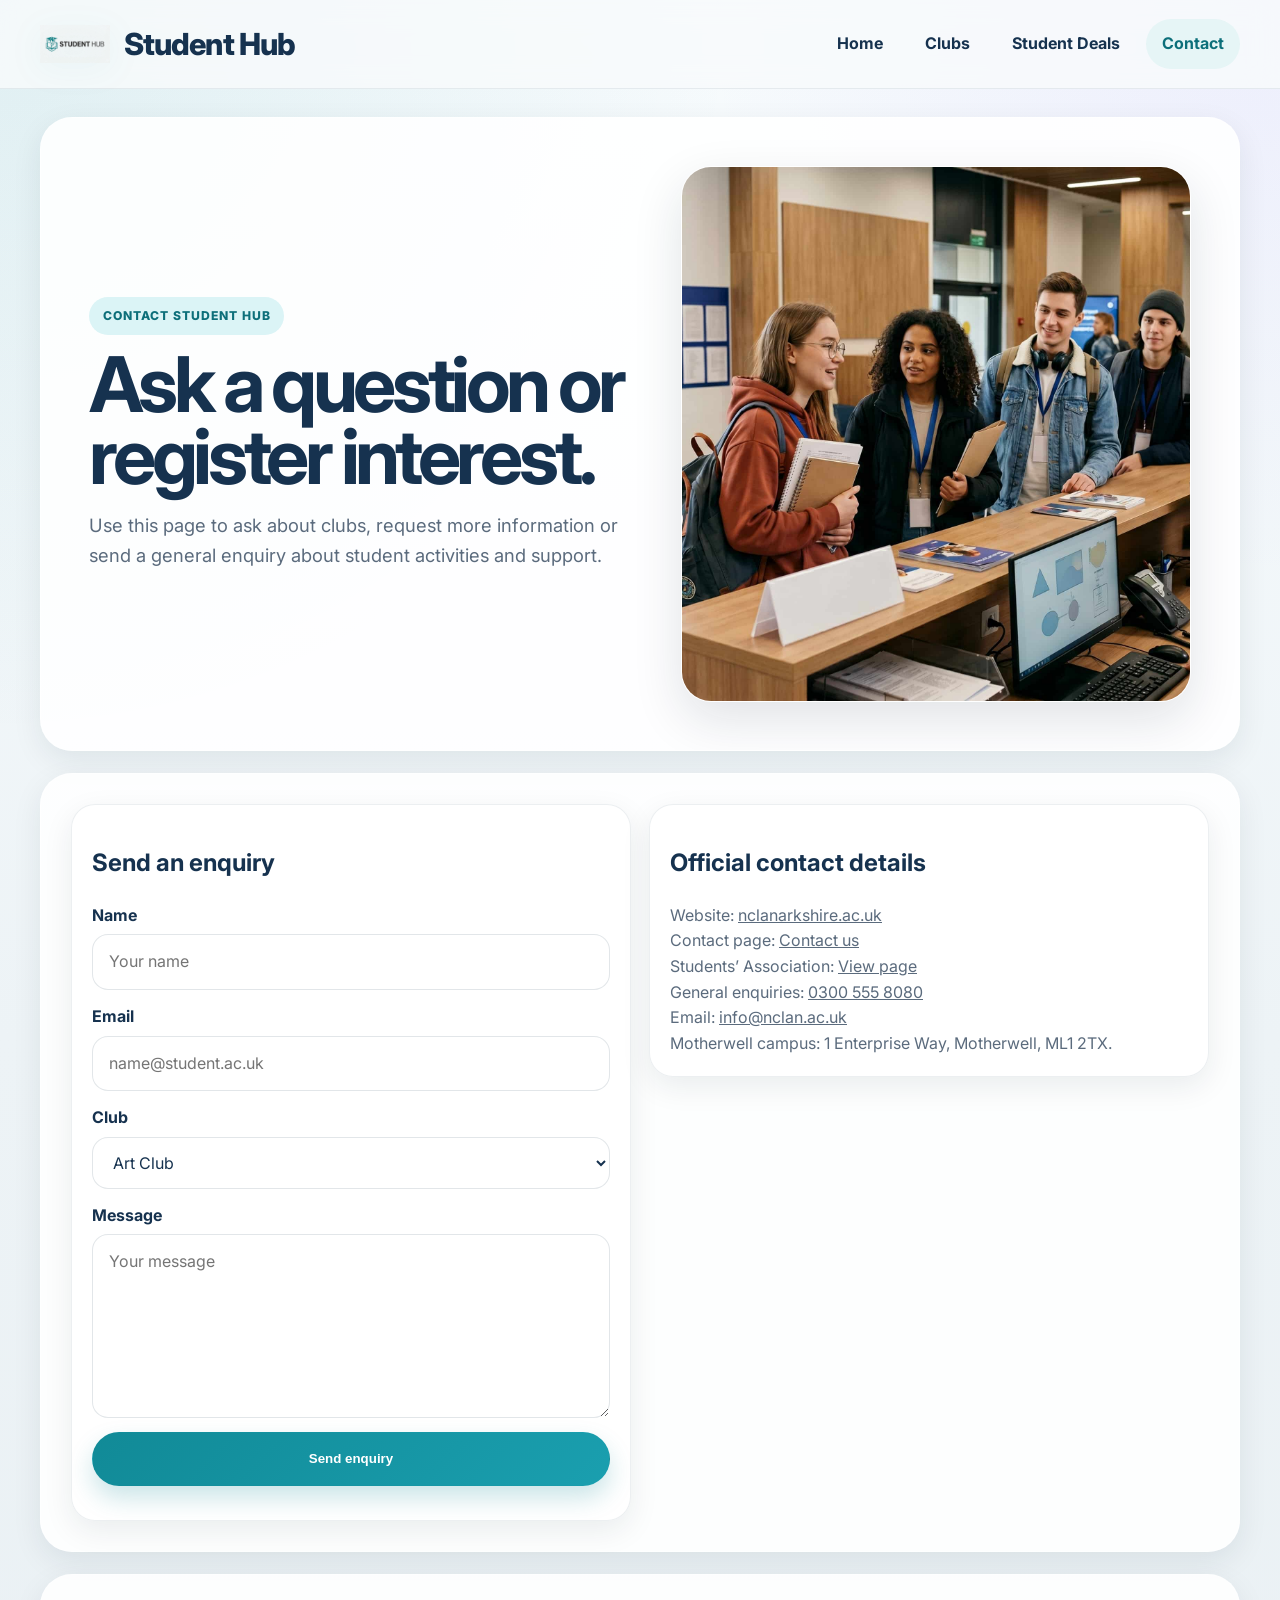
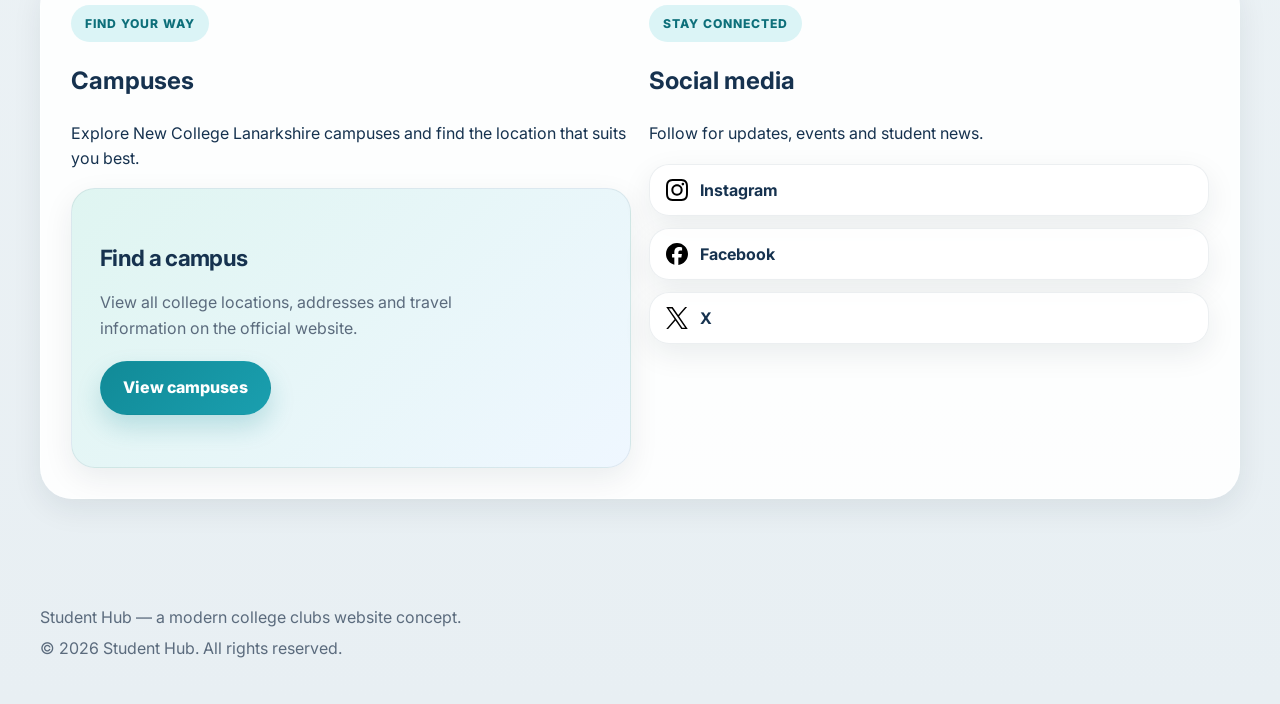
<file: contact.html>
<!-- This tells the browser that this file uses HTML5 -->
<!DOCTYPE html>

<!-- This is the main root of the whole page, and the page language is English -->
<html lang="en">
<head>
  <!-- This sets the text encoding so letters and symbols display properly -->
  <meta charset="UTF-8">

  <!-- This helps the page scale correctly on phones, tablets and laptops -->
  <meta name="viewport" content="width=device-width, initial-scale=1.0">

  <!-- This is the page title shown in the browser tab -->
  <title>Contact - Student Hub</title>

  <!-- This connects early to Google Fonts to help the font load faster -->
  <link rel="preconnect" href="https://fonts.googleapis.com">

  <!-- This connects to the second Google Fonts server -->
  <link rel="preconnect" href="https://fonts.gstatic.com" crossorigin>

  <!-- This imports the Inter font in different font weights -->
  <link href="https://fonts.googleapis.com/css2?family=Inter:wght@400;500;600;700;800&display=swap" rel="stylesheet">

  <!-- This links the main CSS file for all the page styling -->
  <link rel="stylesheet" href="style.css">

  <!-- This links the JavaScript file, and defer means it runs after the HTML loads -->
  <script src="script.js" defer></script>

  <!-- This adds the small icon shown in the browser tab -->
  <link rel="icon" type="image/x-icon" href="icons/favicon.ico">
</head>

<!-- Everything inside body is the visible page content -->
<body>
  <!-- This is the top section of the page with the logo and menu -->
  <header class="site-header">
    <!-- This keeps the content centred and stops it stretching too wide -->
    <div class="container">
      <!-- This is the navigation bar -->
      <nav class="nav">
        <!-- This is the logo area, and it links back to the homepage -->
        <a class="brand" href="index.html" aria-label="Student Hub home">
          <!-- This is the logo image -->
          <img class="brand-logo" src="images/student-hub-logo-header.png" alt="Student Hub logo">

          <!-- This is the website name shown next to the logo -->
          <span class="brand-text">Student Hub</span>
        </a>

        <!-- This is the mobile menu button -->
        <button
          class="menu-toggle"
          type="button"
          aria-label="Toggle navigation"
          aria-expanded="false"
          aria-controls="site-nav"
        >
          <!-- First line of the burger menu icon -->
          <span></span>

          <!-- Second line of the burger menu icon -->
          <span></span>

          <!-- Third line of the burger menu icon -->
          <span></span>
        </button>

        <!-- These are the navigation links -->
        <div class="nav-links" id="site-nav">
          <!-- Link to the homepage -->
          <a href="index.html">Home</a>

          <!-- Link to the clubs page -->
          <a href="clubs.html">Clubs</a>

          <!-- Link to the student deals page -->
          <a href="student-deals.html">Student Deals</a>

          <!-- Link to the contact page -->
          <a href="contact.html">Contact</a>
        </div>
      </nav>
    </div>
  </header>

  <!-- This is the main content area of the page -->
  <main class="container">
    <!-- This is the hero section at the top of the contact page -->
    <section class="hero">
      <!-- This creates a layout with text on one side and an image on the other -->
      <div class="hero-grid">
        <!-- This is the text side of the hero section -->
        <div class="hero-copy">
          <!-- Small label above the main heading -->
          <span class="eyebrow">Contact Student Hub</span>

          <!-- Main heading of the page -->
          <h1>Ask a question or register interest.</h1>

          <!-- Short intro text explaining the page -->
          <p>
            Use this page to ask about clubs, request more information or send a general enquiry
            about student activities and support.
          </p>
        </div>

        <!-- This is the image shown on the right side -->
        <div class="hero-card hero-main-card">
          <!-- Main image for the contact page -->
          <img src="images/contact-students.jpg" alt="Students speaking at a help desk">
        </div>
      </div>
    </section>

    <!-- This section splits into the contact form and official details -->
    <section class="section split">
      <!-- Left card with the enquiry form -->
      <div class="card">
        <div class="card-body">
          <!-- Main heading for the form -->
          <h2>Send an enquiry</h2>

          <!-- This form sends the data to Formspree -->
          <form
            class="form"
            id="contact-form"
            action="https://formspree.io/f/mqenddlk"
            method="POST"
          >
            <!-- Hidden field used for the email subject -->
            <input type="hidden" name="subject" value="New Student Hub enquiry">

            <!-- Field for the student's name -->
            <div class="field">
              <label for="name">Name</label>
              <input id="name" name="name" type="text" placeholder="Your name" required>
            </div>

            <!-- Field for the student's email -->
            <div class="field">
              <label for="email">Email</label>
              <input id="email" name="email" type="email" placeholder="name@student.ac.uk" required>
            </div>

            <!-- Dropdown list so the student can choose a club -->
            <div class="field">
              <label for="club">Club</label>
              <select id="club" name="club">
                <option value="Art Club">Art Club</option>
                <option value="Chess Club">Chess Club</option>
                <option value="Cycling Club">Cycling Club</option>
                <option value="Dance Club">Dance Club</option>
                <option value="Debate Club">Debate Club</option>
                <option value="Football Club">Football Club</option>
                <option value="Gaming Club">Gaming Club</option>
                <option value="LGBTQ+ Club">LGBTQ+ Club</option>
                <option value="Yoga & Wellness Club">Yoga & Wellness Club</option>
                <option value="General enquiry">General enquiry</option>
              </select>
            </div>

            <!-- Field for the student's message -->
            <div class="field">
              <label for="message">Message</label>
              <textarea id="message" name="message" rows="6" placeholder="Your message" required></textarea>
            </div>

            <!-- Submit button for the form -->
            <button class="button" id="contact-submit" type="submit">Send enquiry</button>

            <!-- This paragraph shows status messages like sending or error text -->
            <p id="form-status" class="top-gap-12" aria-live="polite"></p>
          </form>
        </div>
      </div>

      <!-- Right card with official contact details -->
      <div class="card">
        <div class="card-body">
          <!-- Main heading for the contact details -->
          <h2>Official contact details</h2>

          <!-- Official website link -->
          <p>
            Website:
            <a href="https://www.nclanarkshire.ac.uk" target="_blank" rel="noopener noreferrer">nclanarkshire.ac.uk</a>
          </p>

          <!-- Official contact page link -->
          <p>
            Contact page:
            <a href="https://www.nclanarkshire.ac.uk/corporate/contact-us/" target="_blank" rel="noopener noreferrer">Contact us</a>
          </p>

          <!-- Students' Association link -->
          <p>
            Students’ Association:
            <a href="https://www.nclanarkshire.ac.uk/for-applicants/student-support-and-resources/students-association/" target="_blank" rel="noopener noreferrer">View page</a>
          </p>

          <!-- College phone number -->
          <p>
            General enquiries:
            <a href="tel:03005558080">0300 555 8080</a>
          </p>

          <!-- College email address -->
          <p>
            Email:
            <a href="mailto:info@nclan.ac.uk">info@nclan.ac.uk</a>
          </p>

          <!-- Campus address -->
          <p>Motherwell campus: 1 Enterprise Way, Motherwell, ML1 2TX.</p>
        </div>
      </div>
    </section>

    <!-- This section shows campus links and social media links -->
    <section class="section split">
      <!-- Left side with campus information -->
      <div>
        <!-- Small label above the heading -->
        <span class="eyebrow">Find your way</span>

        <!-- Section heading -->
        <h2>Campuses</h2>

        <!-- Short text about campus information -->
        <p>
          Explore New College Lanarkshire campuses and find the location that suits you best.
        </p>

        <!-- Small box with a campus link -->
        <div class="campus-box">
          <!-- Small heading inside the box -->
          <h3>Find a campus</h3>

          <!-- Short explanation text -->
          <p>
            View all college locations, addresses and travel information on the official website.
          </p>

          <!-- External link to the campuses page -->
          <a
            class="button"
            href="https://www.nclanarkshire.ac.uk/locations-and-facilities/"
            target="_blank"
            rel="noopener noreferrer"
          >
            View campuses
          </a>
        </div>
      </div>

      <!-- Right side with social media links -->
      <div>
        <!-- Small label above the heading -->
        <span class="eyebrow">Stay connected</span>

        <!-- Section heading -->
        <h2>Social media</h2>

        <!-- Short text for the social media block -->
        <p>Follow for updates, events and student news.</p>

        <!-- This holds the social media links -->
        <div class="social-links">
          <!-- Instagram link -->
          <a class="social-link" href="https://www.instagram.com/nclanarkshire/" target="_blank" rel="noopener noreferrer">
            <img src="icons/instagram.svg" alt="Instagram icon">
            <span>Instagram</span>
          </a>

          <!-- Facebook link -->
          <a class="social-link" href="https://www.facebook.com/NCLanarkshire/" target="_blank" rel="noopener noreferrer">
            <img src="icons/facebook.svg" alt="Facebook icon">
            <span>Facebook</span>
          </a>

          <!-- X link -->
          <a class="social-link" href="https://x.com/NCLanarkshire" target="_blank" rel="noopener noreferrer">
            <img src="icons/x.svg" alt="X icon">
            <span>X</span>
          </a>
        </div>
      </div>
    </section>
  </main>

  <!-- This is the footer at the bottom of the page -->
  <footer class="footer">
    <!-- Container keeps the footer content aligned with the rest of the page -->
    <div class="container">
      <!-- Short footer text about the website -->
      <p>Student Hub — a modern college clubs website concept.</p>

      <!-- Copyright text -->
      <p>&copy; 2026 Student Hub. All rights reserved.</p>
    </div>
  </footer>

  <!-- This script handles the form submission -->
  <script>
    // This gets the form from the page
    const contactForm = document.getElementById("contact-form");

    // This gets the submit button
    const submitButton = document.getElementById("contact-submit");

    // This gets the area where form messages will appear
    const formStatus = document.getElementById("form-status");

    // This checks that the form exists before running the code
    if (contactForm) {
      // This listens for the form being submitted
      contactForm.addEventListener("submit", async (event) => {
        // This stops the normal page refresh
        event.preventDefault();

        // This disables the button while the form is sending
        submitButton.disabled = true;

        // This changes the button text while sending
        submitButton.textContent = "Sending...";

        // This shows a sending message to the user
        formStatus.textContent = "Sending your enquiry...";

        try {
          // This sends the form data to Formspree
          const response = await fetch(contactForm.action, {
            method: "POST",
            body: new FormData(contactForm),
            headers: {
              "Accept": "application/json"
            }
          });

          // If the form sends successfully, the user is taken to the thank-you page
          if (response.ok) {
            window.location.href = "thank-you.html";
            return;
          }

          // This shows an error if the form could not be sent
          formStatus.textContent = "Sorry, your enquiry could not be sent. Please try again.";
        } catch (error) {
          // This also shows an error if something goes wrong
          formStatus.textContent = "Sorry, your enquiry could not be sent. Please try again.";
        }

        // This turns the button back on after an error
        submitButton.disabled = false;

        // This changes the button text back to normal
        submitButton.textContent = "Send enquiry";
      });
    }
  </script>
</body>
</html>
</file>
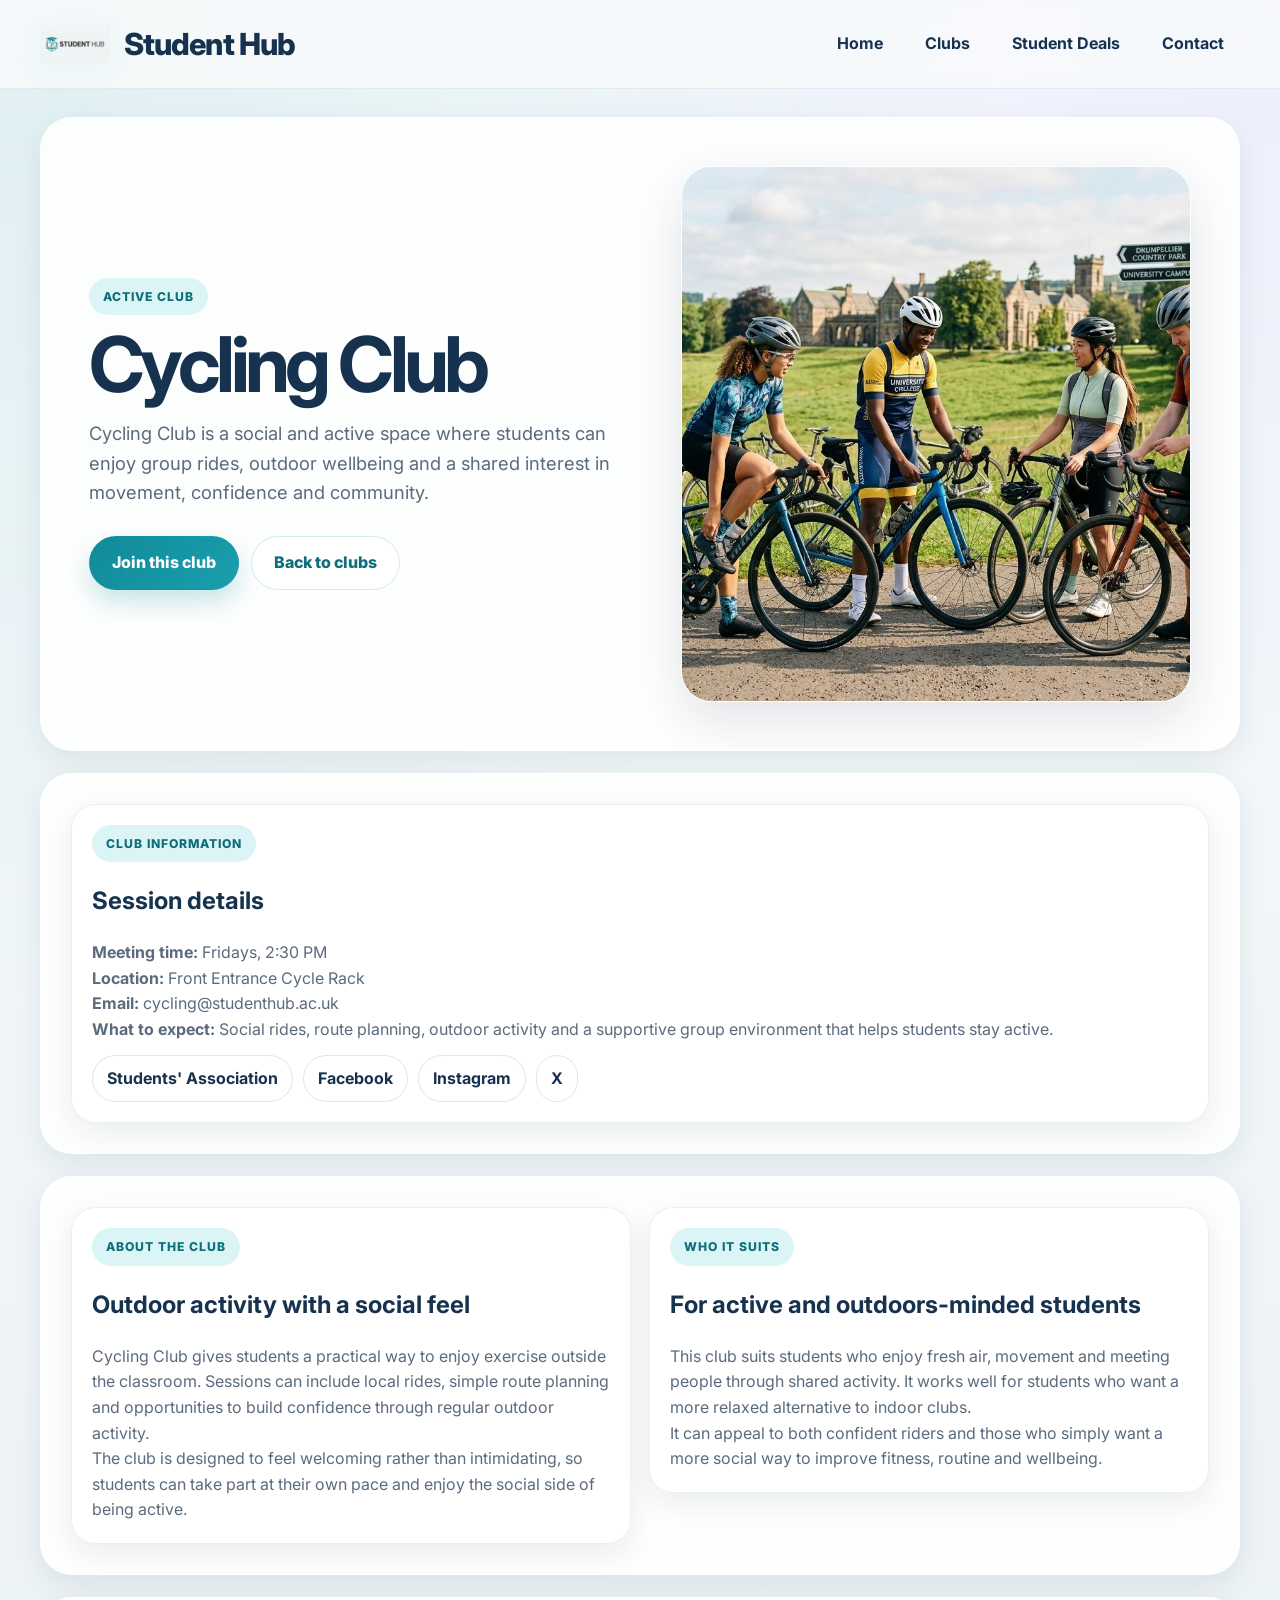
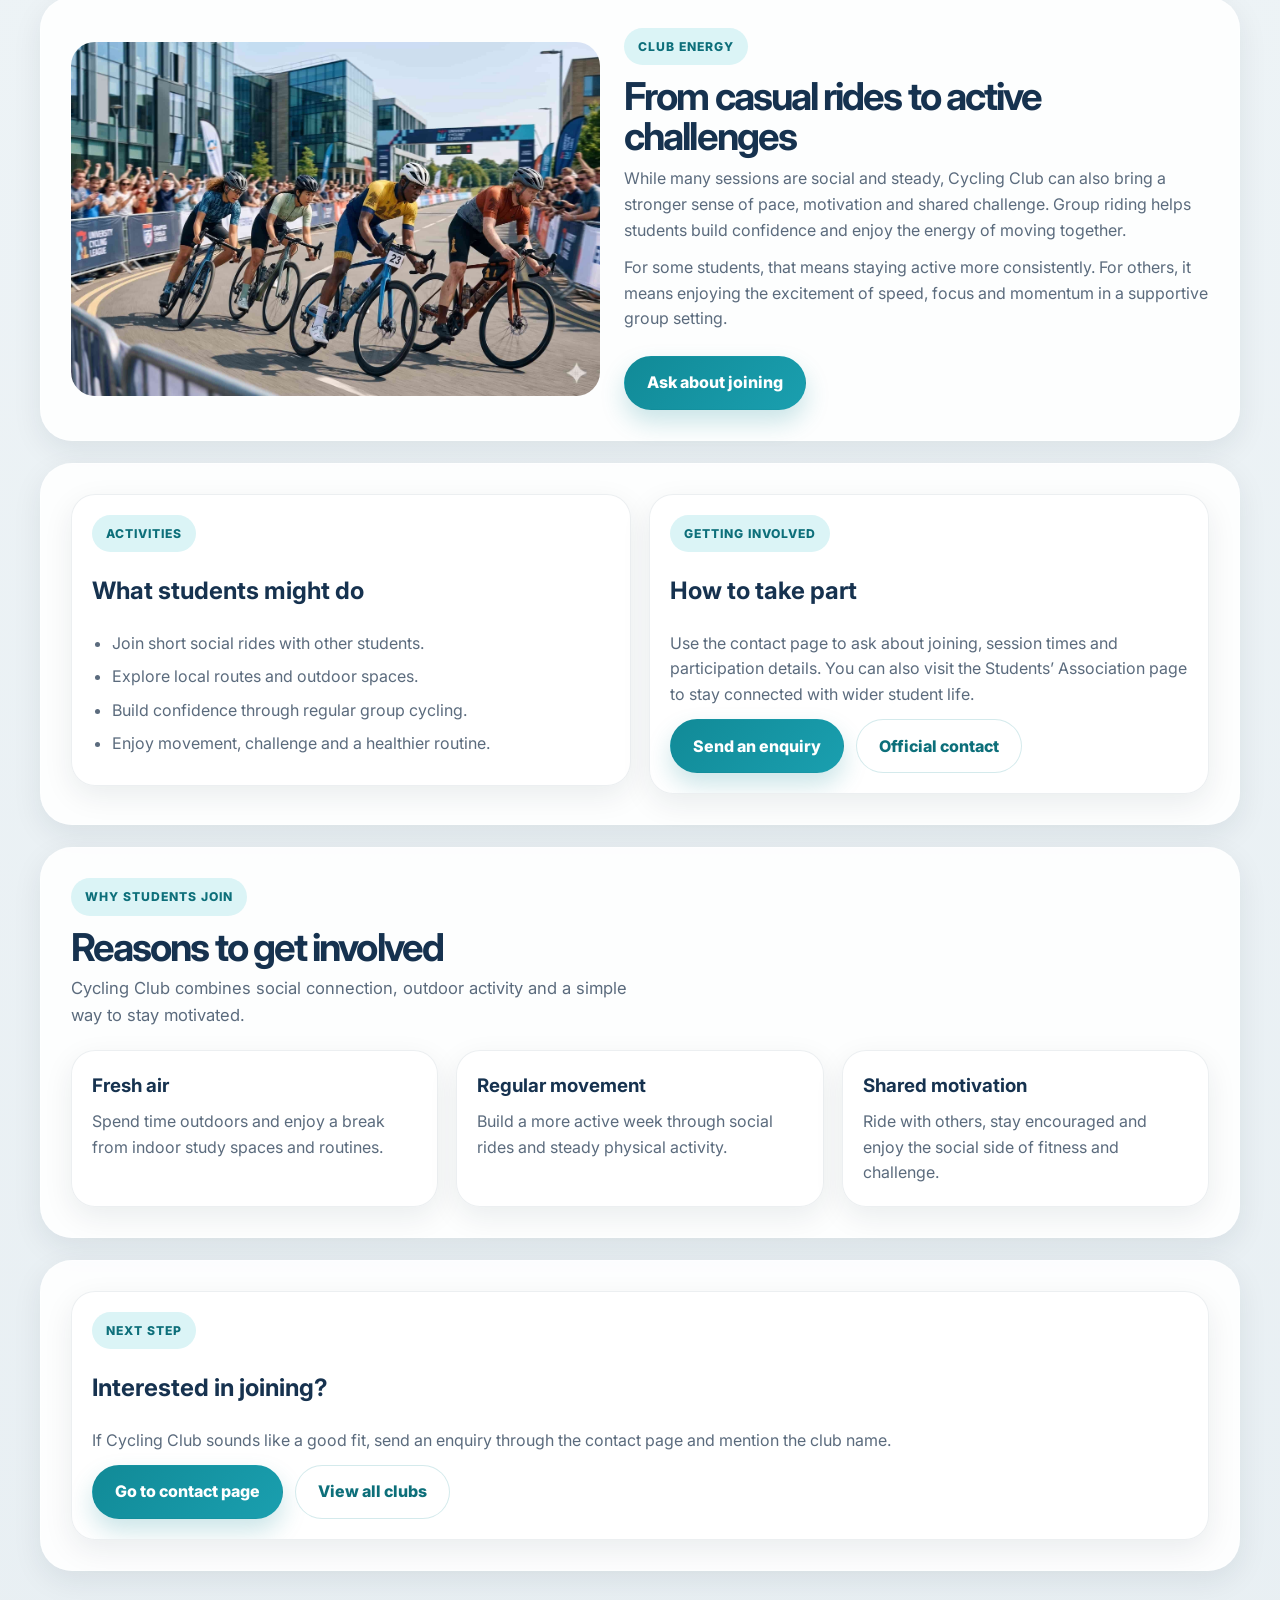
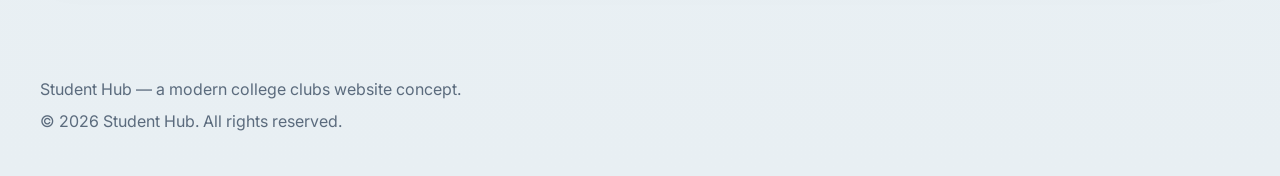
<file: cycling-club.html>
<!-- This tells the browser that this file uses HTML5 -->
<!DOCTYPE html>

<!-- This is the main root of the whole page, and the page language is English -->
<html lang="en">
<head>
  <!-- This sets the text encoding so letters and symbols display properly -->
  <meta charset="UTF-8">

  <!-- This helps the page scale correctly on phones, tablets and laptops -->
  <meta name="viewport" content="width=device-width, initial-scale=1.0">

  <!-- This is the page title shown in the browser tab -->
  <title>Cycling Club - Student Hub</title>

  <!-- This connects early to Google Fonts to help the font load faster -->
  <link rel="preconnect" href="https://fonts.googleapis.com">

  <!-- This connects to the second Google Fonts server -->
  <link rel="preconnect" href="https://fonts.gstatic.com" crossorigin>

  <!-- This imports the Inter font in different font weights -->
  <link href="https://fonts.googleapis.com/css2?family=Inter:wght@400;500;600;700;800&display=swap" rel="stylesheet">

  <!-- This links the main CSS file for all the page styling -->
  <link rel="stylesheet" href="style.css">

  <!-- This links the JavaScript file, and defer means it runs after the HTML loads -->
  <script src="script.js" defer></script>

  <!-- This adds the small icon shown in the browser tab -->
  <link rel="icon" type="image/x-icon" href="icons/favicon.ico">
</head>

<!-- Everything inside body is the visible page content -->
<body>
  <!-- This is the top section of the page with the logo and menu -->
  <header class="site-header">
    <!-- This keeps the content centred and stops it stretching too wide -->
    <div class="container">
      <!-- This is the navigation bar -->
      <nav class="nav">
        <!-- This is the logo area, and it links back to the homepage -->
        <a class="brand" href="index.html" aria-label="Student Hub home">
          <!-- This is the logo image -->
          <img class="brand-logo" src="images/student-hub-logo-header.png" alt="Student Hub logo">

          <!-- This is the website name shown next to the logo -->
          <span class="brand-text">Student Hub</span>
        </a>

        <!-- This is the mobile menu button -->
        <button
          class="menu-toggle"
          type="button"
          aria-label="Toggle navigation"
          aria-expanded="false"
          aria-controls="site-nav"
        >
          <!-- First line of the burger menu icon -->
          <span></span>

          <!-- Second line of the burger menu icon -->
          <span></span>

          <!-- Third line of the burger menu icon -->
          <span></span>
        </button>

        <!-- These are the navigation links -->
        <div class="nav-links" id="site-nav">
          <!-- Link to the homepage -->
          <a href="index.html">Home</a>

          <!-- Link to the clubs page -->
          <a href="clubs.html">Clubs</a>

          <!-- Link to the student deals page -->
          <a href="student-deals.html">Student Deals</a>

          <!-- Link to the contact page -->
          <a href="contact.html">Contact</a>
        </div>
      </nav>
    </div>
  </header>

  <!-- This is the main content area of the page -->
  <main class="container">
    <!-- This is the hero section at the top of the Cycling Club page -->
    <section class="hero">
      <!-- This creates a layout with text on one side and an image on the other -->
      <div class="hero-grid">
        <!-- This is the text side of the hero section -->
        <div class="hero-copy">
          <!-- Small label above the main heading -->
          <span class="eyebrow">Active club</span>

          <!-- Main heading of the page -->
          <h1>Cycling Club</h1>

          <!-- Short intro text explaining the club -->
          <p>
            Cycling Club is a social and active space where students can enjoy group rides,
            outdoor wellbeing and a shared interest in movement, confidence and community.
          </p>

          <!-- These are the main action buttons in the hero section -->
          <div class="hero-actions">
            <!-- Button that takes the user to the contact page -->
            <a class="button" href="contact.html">Join this club</a>

            <!-- Button that takes the user back to the clubs page -->
            <a class="button button-secondary" href="clubs.html">Back to clubs</a>
          </div>
        </div>

        <!-- This is the hero image shown on the right side -->
        <div class="hero-card hero-main-card">
          <!-- Main image for the Cycling Club page -->
          <img src="images/cycling-club.jpg" alt="Students meeting with bicycles during a Cycling Club session">
        </div>
      </div>
    </section>

    <!-- This section shows the main club information -->
    <section class="section">
      <div class="card">
        <div class="card-body">
          <!-- Small label above the heading -->
          <span class="eyebrow">Club information</span>

          <!-- Main heading for this card -->
          <h2>Session details</h2>

          <!-- Meeting time -->
          <p><strong>Meeting time:</strong> Fridays, 2:30 PM</p>

          <!-- Club location -->
          <p><strong>Location:</strong> Front Entrance Cycle Rack</p>

          <!-- Club email -->
          <p><strong>Email:</strong> cycling@studenthub.ac.uk</p>

          <!-- Short summary of what students can expect -->
          <p>
            <strong>What to expect:</strong> Social rides, route planning, outdoor activity
            and a supportive group environment that helps students stay active.
          </p>

          <!-- These are extra social and student support links -->
          <div class="social top-gap-12">
            <a href="https://www.nclanarkshire.ac.uk/for-applicants/student-support-and-resources/students-association/" target="_blank" rel="noopener noreferrer">Students' Association</a>
            <a href="https://www.facebook.com/NCLanarkshire/" target="_blank" rel="noopener noreferrer">Facebook</a>
            <a href="https://www.instagram.com/nclanarkshire/" target="_blank" rel="noopener noreferrer">Instagram</a>
            <a href="https://x.com/NCLanarkshire" target="_blank" rel="noopener noreferrer">X</a>
          </div>
        </div>
      </div>
    </section>

    <!-- This section explains more about the club and who it is for -->
    <section class="section split">
      <!-- First card with more details about the club -->
      <div class="card">
        <div class="card-body">
          <!-- Small label above the heading -->
          <span class="eyebrow">About the club</span>

          <!-- Main heading -->
          <h2>Outdoor activity with a social feel</h2>

          <!-- First paragraph about club activities -->
          <p>
            Cycling Club gives students a practical way to enjoy exercise outside the classroom.
            Sessions can include local rides, simple route planning and opportunities to build confidence
            through regular outdoor activity.
          </p>

          <!-- Second paragraph about the club atmosphere -->
          <p>
            The club is designed to feel welcoming rather than intimidating, so students can take part
            at their own pace and enjoy the social side of being active.
          </p>
        </div>
      </div>

      <!-- Second card explaining who the club suits -->
      <div class="card">
        <div class="card-body">
          <!-- Small label above the heading -->
          <span class="eyebrow">Who it suits</span>

          <!-- Main heading -->
          <h2>For active and outdoors-minded students</h2>

          <!-- First paragraph about who can join -->
          <p>
            This club suits students who enjoy fresh air, movement and meeting people through shared activity.
            It works well for students who want a more relaxed alternative to indoor clubs.
          </p>

          <!-- Second paragraph about the type of students it may suit -->
          <p>
            It can appeal to both confident riders and those who simply want a more social way
            to improve fitness, routine and wellbeing.
          </p>
        </div>
      </div>
    </section>

    <!-- This section shows another image and explains the club atmosphere -->
    <section class="section">
      <div class="media-grid">
        <!-- This is the image side of the section -->
        <div class="media-box">
          <img src="images/cycling-club-poster.jpg" alt="Students taking part in a fast-paced Cycling Club ride">
        </div>

        <!-- This is the text side of the section -->
        <div class="media-copy">
          <!-- Small label above the heading -->
          <span class="eyebrow">Club energy</span>

          <!-- Main heading -->
          <h2>From casual rides to active challenges</h2>

          <!-- First paragraph about the club atmosphere -->
          <p>
            While many sessions are social and steady, Cycling Club can also bring a stronger sense of pace,
            motivation and shared challenge. Group riding helps students build confidence and enjoy the energy
            of moving together.
          </p>

          <!-- Second paragraph about why students join -->
          <p>
            For some students, that means staying active more consistently. For others, it means enjoying
            the excitement of speed, focus and momentum in a supportive group setting.
          </p>

          <!-- Button linking to the contact page -->
          <a class="button top-gap-12" href="contact.html">Ask about joining</a>
        </div>
      </div>
    </section>

    <!-- This section shows activities and how to get involved -->
    <section class="section split">
      <!-- First card with example activities -->
      <div class="card">
        <div class="card-body">
          <!-- Small label above the heading -->
          <span class="eyebrow">Activities</span>

          <!-- Main heading -->
          <h2>What students might do</h2>

          <!-- List of possible club activities -->
          <ul class="clean-list">
            <li>Join short social rides with other students.</li>
            <li>Explore local routes and outdoor spaces.</li>
            <li>Build confidence through regular group cycling.</li>
            <li>Enjoy movement, challenge and a healthier routine.</li>
          </ul>
        </div>
      </div>

      <!-- Second card with joining information -->
      <div class="card">
        <div class="card-body">
          <!-- Small label above the heading -->
          <span class="eyebrow">Getting involved</span>

          <!-- Main heading -->
          <h2>How to take part</h2>

          <!-- Short explanation text -->
          <p>
            Use the contact page to ask about joining, session times and participation details.
            You can also visit the Students’ Association page to stay connected with wider student life.
          </p>

          <!-- Buttons for joining and official contact -->
          <div class="hero-actions top-gap-12">
            <a class="button" href="contact.html">Send an enquiry</a>
            <a class="button button-secondary" href="https://www.nclanarkshire.ac.uk/corporate/contact-us/" target="_blank" rel="noopener noreferrer">Official contact</a>
          </div>
        </div>
      </div>
    </section>

    <!-- This section explains why students might join -->
    <section class="section">
      <!-- Heading area for the section -->
      <div class="section-heading">
        <!-- Small label above the heading -->
        <span class="eyebrow">Why students join</span>

        <!-- Main heading -->
        <h2>Reasons to get involved</h2>

        <!-- Short intro text -->
        <p>
          Cycling Club combines social connection, outdoor activity and a simple way to stay motivated.
        </p>
      </div>

      <!-- This row holds the three reason cards -->
      <div class="cards-row">
        <!-- First reason card -->
        <article class="card">
          <div class="card-body">
            <h3>Fresh air</h3>
            <p>Spend time outdoors and enjoy a break from indoor study spaces and routines.</p>
          </div>
        </article>

        <!-- Second reason card -->
        <article class="card">
          <div class="card-body">
            <h3>Regular movement</h3>
            <p>Build a more active week through social rides and steady physical activity.</p>
          </div>
        </article>

        <!-- Third reason card -->
        <article class="card">
          <div class="card-body">
            <h3>Shared motivation</h3>
            <p>Ride with others, stay encouraged and enjoy the social side of fitness and challenge.</p>
          </div>
        </article>
      </div>
    </section>

    <!-- This is the final call-to-action section -->
    <section class="section">
      <div class="card">
        <div class="card-body">
          <!-- Small label above the heading -->
          <span class="eyebrow">Next step</span>

          <!-- Main heading -->
          <h2>Interested in joining?</h2>

          <!-- Final message for the user -->
          <p>
            If Cycling Club sounds like a good fit, send an enquiry through the contact page and mention the club name.
          </p>

          <!-- Final action buttons -->
          <div class="hero-actions top-gap-12">
            <a class="button" href="contact.html">Go to contact page</a>
            <a class="button button-secondary" href="clubs.html">View all clubs</a>
          </div>
        </div>
      </div>
    </section>
  </main>

  <!-- This is the footer at the bottom of the page -->
  <footer class="footer">
    <!-- Container keeps the footer content aligned with the rest of the page -->
    <div class="container">
      <!-- Short footer text about the website -->
      <p>Student Hub — a modern college clubs website concept.</p>

      <!-- Copyright text -->
      <p>&copy; 2026 Student Hub. All rights reserved.</p>
    </div>
  </footer>
</body>
</html>
</file>
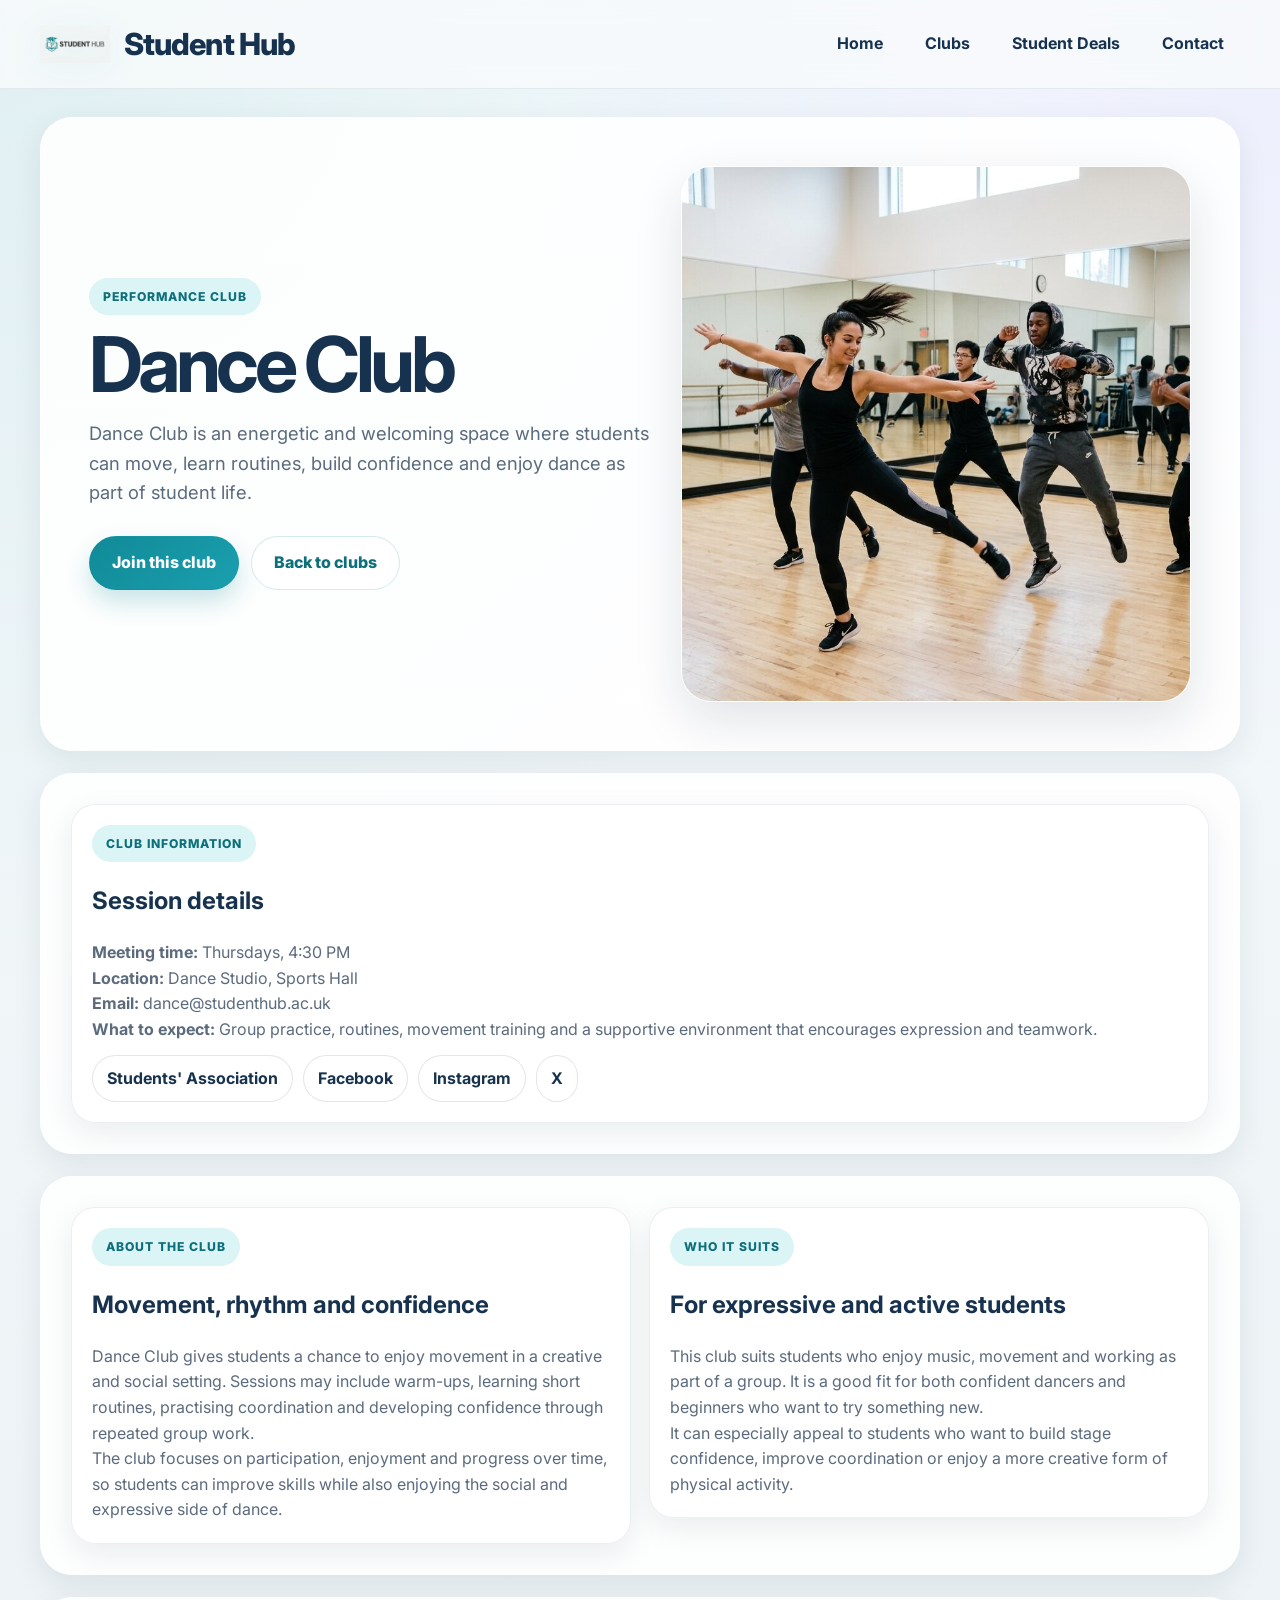
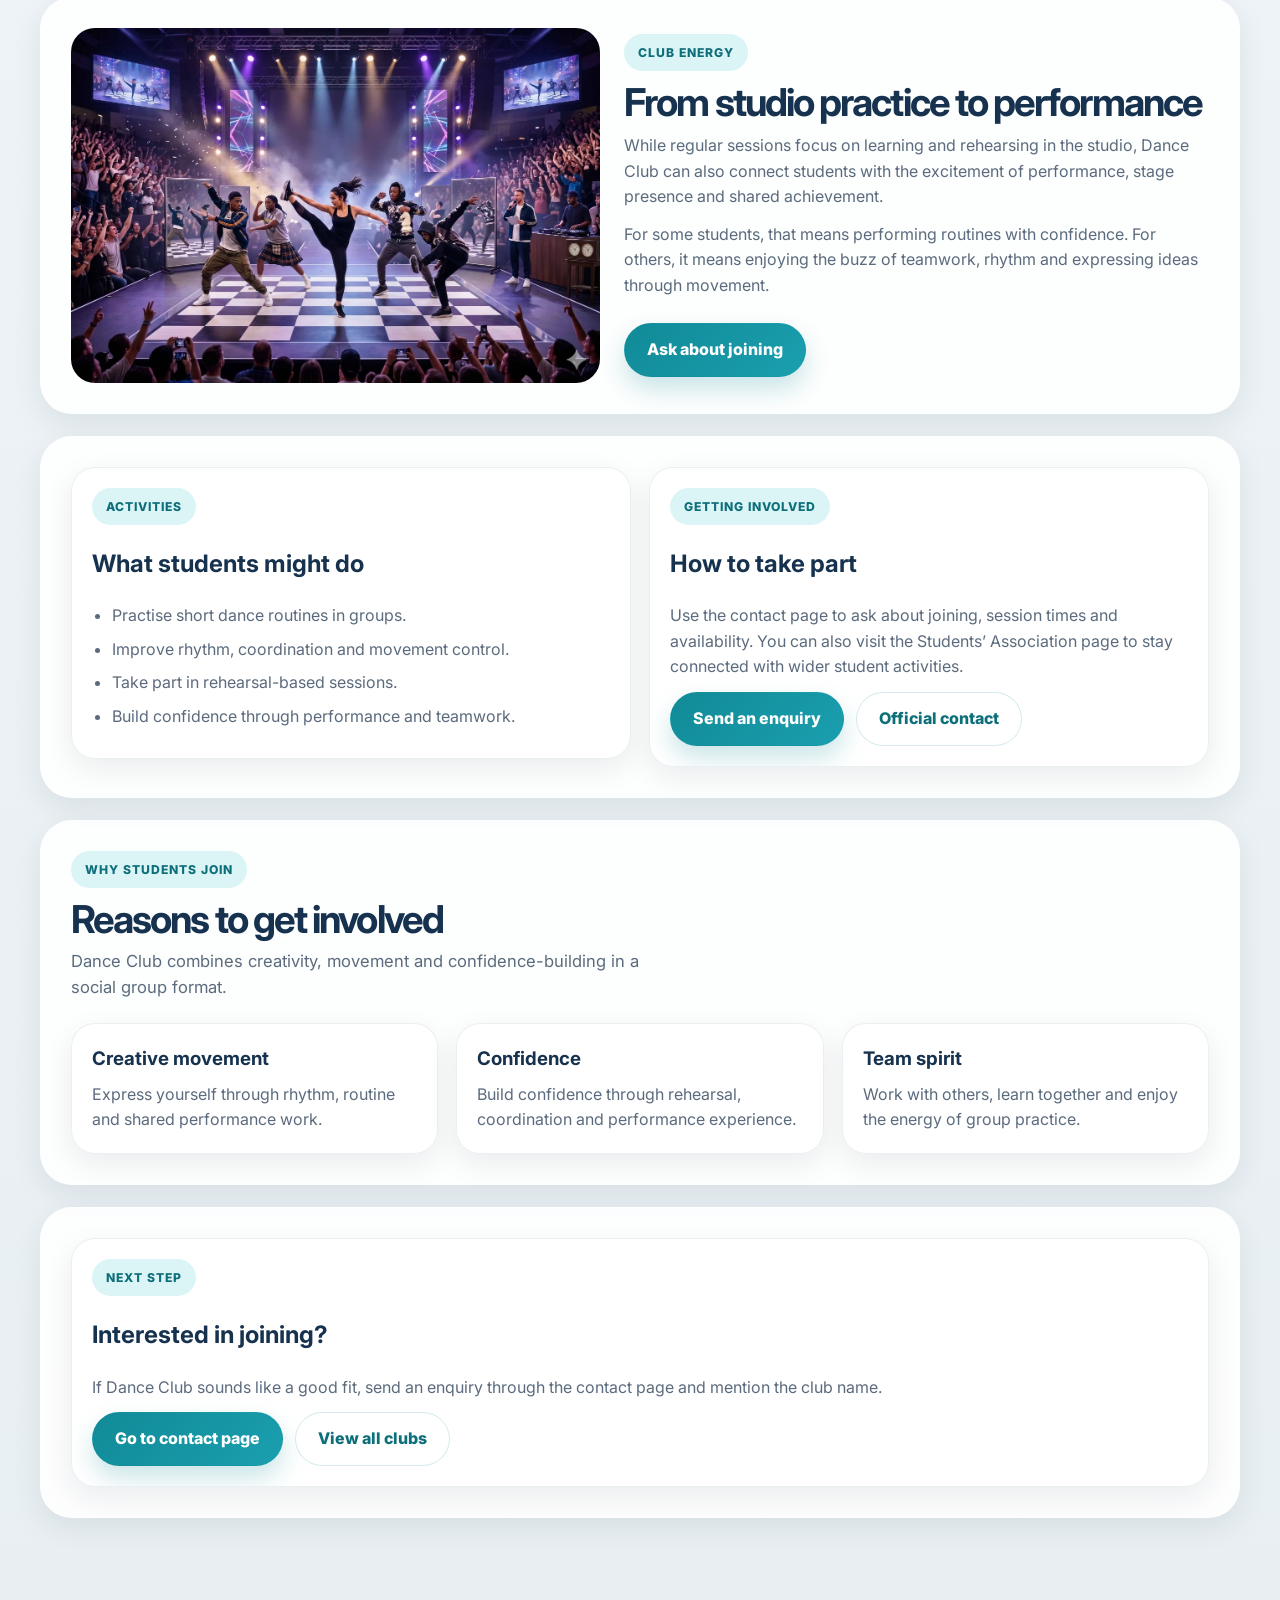
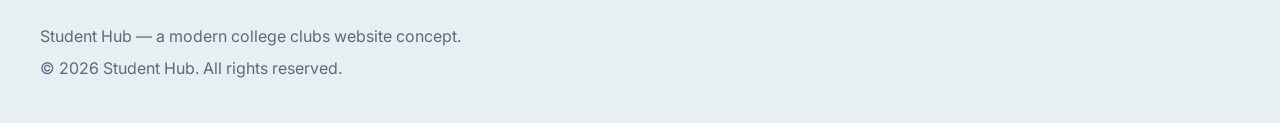
<file: dance-club.html>
<!-- This tells the browser that this file uses HTML5 -->
<!DOCTYPE html>

<!-- This is the main root of the whole page, and the page language is English -->
<html lang="en">
<head>
  <!-- This sets the text encoding so letters and symbols display properly -->
  <meta charset="UTF-8">

  <!-- This helps the page scale correctly on phones, tablets and laptops -->
  <meta name="viewport" content="width=device-width, initial-scale=1.0">

  <!-- This is the page title shown in the browser tab -->
  <title>Dance Club - Student Hub</title>

  <!-- This connects early to Google Fonts to help the font load faster -->
  <link rel="preconnect" href="https://fonts.googleapis.com">

  <!-- This connects to the second Google Fonts server -->
  <link rel="preconnect" href="https://fonts.gstatic.com" crossorigin>

  <!-- This imports the Inter font in different font weights -->
  <link href="https://fonts.googleapis.com/css2?family=Inter:wght@400;500;600;700;800&display=swap" rel="stylesheet">

  <!-- This links the main CSS file for all the page styling -->
  <link rel="stylesheet" href="style.css">

  <!-- This links the JavaScript file, and defer means it runs after the HTML loads -->
  <script src="script.js" defer></script>

  <!-- This adds the small icon shown in the browser tab -->
  <link rel="icon" type="image/x-icon" href="icons/favicon.ico">
</head>

<!-- Everything inside body is the visible page content -->
<body>
  <!-- This is the top section of the page with the logo and menu -->
  <header class="site-header">
    <!-- This keeps the content centred and stops it stretching too wide -->
    <div class="container">
      <!-- This is the navigation bar -->
      <nav class="nav">
        <!-- This is the logo area, and it links back to the homepage -->
        <a class="brand" href="index.html" aria-label="Student Hub home">
          <!-- This is the logo image -->
          <img class="brand-logo" src="images/student-hub-logo-header.png" alt="Student Hub logo">

          <!-- This is the website name shown next to the logo -->
          <span class="brand-text">Student Hub</span>
        </a>

        <!-- This is the mobile menu button -->
        <button
          class="menu-toggle"
          type="button"
          aria-label="Toggle navigation"
          aria-expanded="false"
          aria-controls="site-nav"
        >
          <!-- First line of the burger menu icon -->
          <span></span>

          <!-- Second line of the burger menu icon -->
          <span></span>

          <!-- Third line of the burger menu icon -->
          <span></span>
        </button>

        <!-- These are the navigation links -->
        <div class="nav-links" id="site-nav">
          <!-- Link to the homepage -->
          <a href="index.html">Home</a>

          <!-- Link to the clubs page -->
          <a href="clubs.html">Clubs</a>

          <!-- Link to the student deals page -->
          <a href="student-deals.html">Student Deals</a>

          <!-- Link to the contact page -->
          <a href="contact.html">Contact</a>
        </div>
      </nav>
    </div>
  </header>

  <!-- This is the main content area of the page -->
  <main class="container">
    <!-- This is the hero section at the top of the Dance Club page -->
    <section class="hero">
      <!-- This creates a layout with text on one side and an image on the other -->
      <div class="hero-grid">
        <!-- This is the text side of the hero section -->
        <div class="hero-copy">
          <!-- Small label above the main heading -->
          <span class="eyebrow">Performance club</span>

          <!-- Main heading of the page -->
          <h1>Dance Club</h1>

          <!-- Short intro text explaining the club -->
          <p>
            Dance Club is an energetic and welcoming space where students can move, learn routines,
            build confidence and enjoy dance as part of student life.
          </p>

          <!-- These are the main action buttons in the hero section -->
          <div class="hero-actions">
            <!-- Button that takes the user to the contact page -->
            <a class="button" href="contact.html">Join this club</a>

            <!-- Button that takes the user back to the clubs page -->
            <a class="button button-secondary" href="clubs.html">Back to clubs</a>
          </div>
        </div>

        <!-- This is the hero image shown on the right side -->
        <div class="hero-card hero-main-card">
          <!-- Main image for the Dance Club page -->
          <img src="images/dance-club.jpg" alt="Students practising together in a dance studio">
        </div>
      </div>
    </section>

    <!-- This section shows the main club information -->
    <section class="section">
      <div class="card">
        <div class="card-body">
          <!-- Small label above the heading -->
          <span class="eyebrow">Club information</span>

          <!-- Main heading for this card -->
          <h2>Session details</h2>

          <!-- Meeting time -->
          <p><strong>Meeting time:</strong> Thursdays, 4:30 PM</p>

          <!-- Club location -->
          <p><strong>Location:</strong> Dance Studio, Sports Hall</p>

          <!-- Club email -->
          <p><strong>Email:</strong> dance@studenthub.ac.uk</p>

          <!-- Short summary of what students can expect -->
          <p>
            <strong>What to expect:</strong> Group practice, routines, movement training
            and a supportive environment that encourages expression and teamwork.
          </p>

          <!-- These are extra social and student support links -->
          <div class="social top-gap-12">
            <a href="https://www.nclanarkshire.ac.uk/for-applicants/student-support-and-resources/students-association/" target="_blank" rel="noopener noreferrer">Students' Association</a>
            <a href="https://www.facebook.com/NCLanarkshire/" target="_blank" rel="noopener noreferrer">Facebook</a>
            <a href="https://www.instagram.com/nclanarkshire/" target="_blank" rel="noopener noreferrer">Instagram</a>
            <a href="https://x.com/NCLanarkshire" target="_blank" rel="noopener noreferrer">X</a>
          </div>
        </div>
      </div>
    </section>

    <!-- This section explains more about the club and who it is for -->
    <section class="section split">
      <!-- First card with more details about the club -->
      <div class="card">
        <div class="card-body">
          <!-- Small label above the heading -->
          <span class="eyebrow">About the club</span>

          <!-- Main heading -->
          <h2>Movement, rhythm and confidence</h2>

          <!-- First paragraph about club activities -->
          <p>
            Dance Club gives students a chance to enjoy movement in a creative and social setting.
            Sessions may include warm-ups, learning short routines, practising coordination and
            developing confidence through repeated group work.
          </p>

          <!-- Second paragraph about the club atmosphere -->
          <p>
            The club focuses on participation, enjoyment and progress over time, so students can
            improve skills while also enjoying the social and expressive side of dance.
          </p>
        </div>
      </div>

      <!-- Second card explaining who the club suits -->
      <div class="card">
        <div class="card-body">
          <!-- Small label above the heading -->
          <span class="eyebrow">Who it suits</span>

          <!-- Main heading -->
          <h2>For expressive and active students</h2>

          <!-- First paragraph about who can join -->
          <p>
            This club suits students who enjoy music, movement and working as part of a group.
            It is a good fit for both confident dancers and beginners who want to try something new.
          </p>

          <!-- Second paragraph about the type of students it may suit -->
          <p>
            It can especially appeal to students who want to build stage confidence, improve coordination
            or enjoy a more creative form of physical activity.
          </p>
        </div>
      </div>
    </section>

    <!-- This section shows another image and explains the club atmosphere -->
    <section class="section">
      <div class="media-grid">
        <!-- This is the image side of the section -->
        <div class="media-box">
          <img src="images/dance-club-poster.jpg" alt="Dance performance on stage during a competition">
        </div>

        <!-- This is the text side of the section -->
        <div class="media-copy">
          <!-- Small label above the heading -->
          <span class="eyebrow">Club energy</span>

          <!-- Main heading -->
          <h2>From studio practice to performance</h2>

          <!-- First paragraph about the club atmosphere -->
          <p>
            While regular sessions focus on learning and rehearsing in the studio, Dance Club can also
            connect students with the excitement of performance, stage presence and shared achievement.
          </p>

          <!-- Second paragraph about why students join -->
          <p>
            For some students, that means performing routines with confidence. For others, it means
            enjoying the buzz of teamwork, rhythm and expressing ideas through movement.
          </p>

          <!-- Button linking to the contact page -->
          <a class="button top-gap-12" href="contact.html">Ask about joining</a>
        </div>
      </div>
    </section>

    <!-- This section shows activities and how to get involved -->
    <section class="section split">
      <!-- First card with example activities -->
      <div class="card">
        <div class="card-body">
          <!-- Small label above the heading -->
          <span class="eyebrow">Activities</span>

          <!-- Main heading -->
          <h2>What students might do</h2>

          <!-- List of possible club activities -->
          <ul class="clean-list">
            <li>Practise short dance routines in groups.</li>
            <li>Improve rhythm, coordination and movement control.</li>
            <li>Take part in rehearsal-based sessions.</li>
            <li>Build confidence through performance and teamwork.</li>
          </ul>
        </div>
      </div>

      <!-- Second card with joining information -->
      <div class="card">
        <div class="card-body">
          <!-- Small label above the heading -->
          <span class="eyebrow">Getting involved</span>

          <!-- Main heading -->
          <h2>How to take part</h2>

          <!-- Short explanation text -->
          <p>
            Use the contact page to ask about joining, session times and availability.
            You can also visit the Students’ Association page to stay connected with wider student activities.
          </p>

          <!-- Buttons for joining and official contact -->
          <div class="hero-actions top-gap-12">
            <a class="button" href="contact.html">Send an enquiry</a>
            <a class="button button-secondary" href="https://www.nclanarkshire.ac.uk/corporate/contact-us/" target="_blank" rel="noopener noreferrer">Official contact</a>
          </div>
        </div>
      </div>
    </section>

    <!-- This section explains why students might join -->
    <section class="section">
      <!-- Heading area for the section -->
      <div class="section-heading">
        <!-- Small label above the heading -->
        <span class="eyebrow">Why students join</span>

        <!-- Main heading -->
        <h2>Reasons to get involved</h2>

        <!-- Short intro text -->
        <p>
          Dance Club combines creativity, movement and confidence-building in a social group format.
        </p>
      </div>

      <!-- This row holds the three reason cards -->
      <div class="cards-row">
        <!-- First reason card -->
        <article class="card">
          <div class="card-body">
            <h3>Creative movement</h3>
            <p>Express yourself through rhythm, routine and shared performance work.</p>
          </div>
        </article>

        <!-- Second reason card -->
        <article class="card">
          <div class="card-body">
            <h3>Confidence</h3>
            <p>Build confidence through rehearsal, coordination and performance experience.</p>
          </div>
        </article>

        <!-- Third reason card -->
        <article class="card">
          <div class="card-body">
            <h3>Team spirit</h3>
            <p>Work with others, learn together and enjoy the energy of group practice.</p>
          </div>
        </article>
      </div>
    </section>

    <!-- This is the final call-to-action section -->
    <section class="section">
      <div class="card">
        <div class="card-body">
          <!-- Small label above the heading -->
          <span class="eyebrow">Next step</span>

          <!-- Main heading -->
          <h2>Interested in joining?</h2>

          <!-- Final message for the user -->
          <p>
            If Dance Club sounds like a good fit, send an enquiry through the contact page and mention the club name.
          </p>

          <!-- Final action buttons -->
          <div class="hero-actions top-gap-12">
            <a class="button" href="contact.html">Go to contact page</a>
            <a class="button button-secondary" href="clubs.html">View all clubs</a>
          </div>
        </div>
      </div>
    </section>
  </main>

  <!-- This is the footer at the bottom of the page -->
  <footer class="footer">
    <!-- Container keeps the footer content aligned with the rest of the page -->
    <div class="container">
      <!-- Short footer text about the website -->
      <p>Student Hub — a modern college clubs website concept.</p>

      <!-- Copyright text -->
      <p>&copy; 2026 Student Hub. All rights reserved.</p>
    </div>
  </footer>
</body>
</html>
</file>
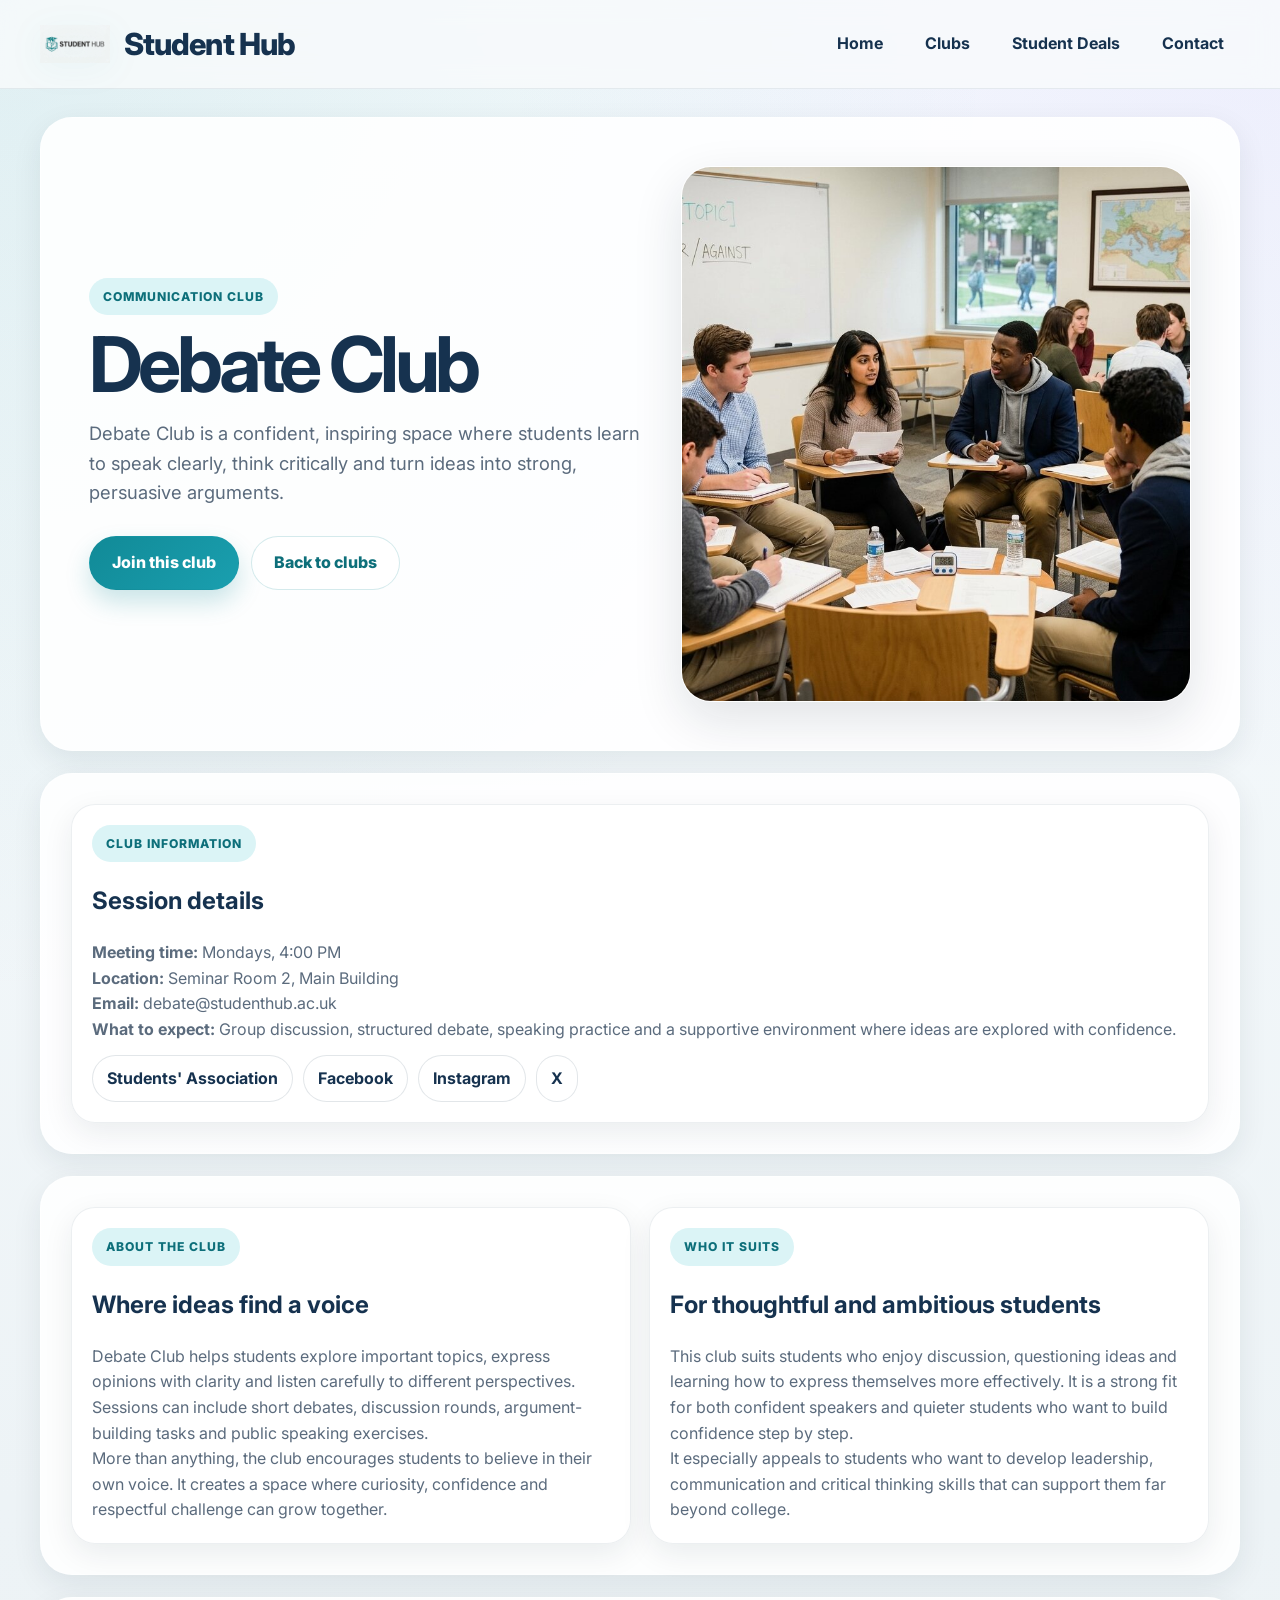
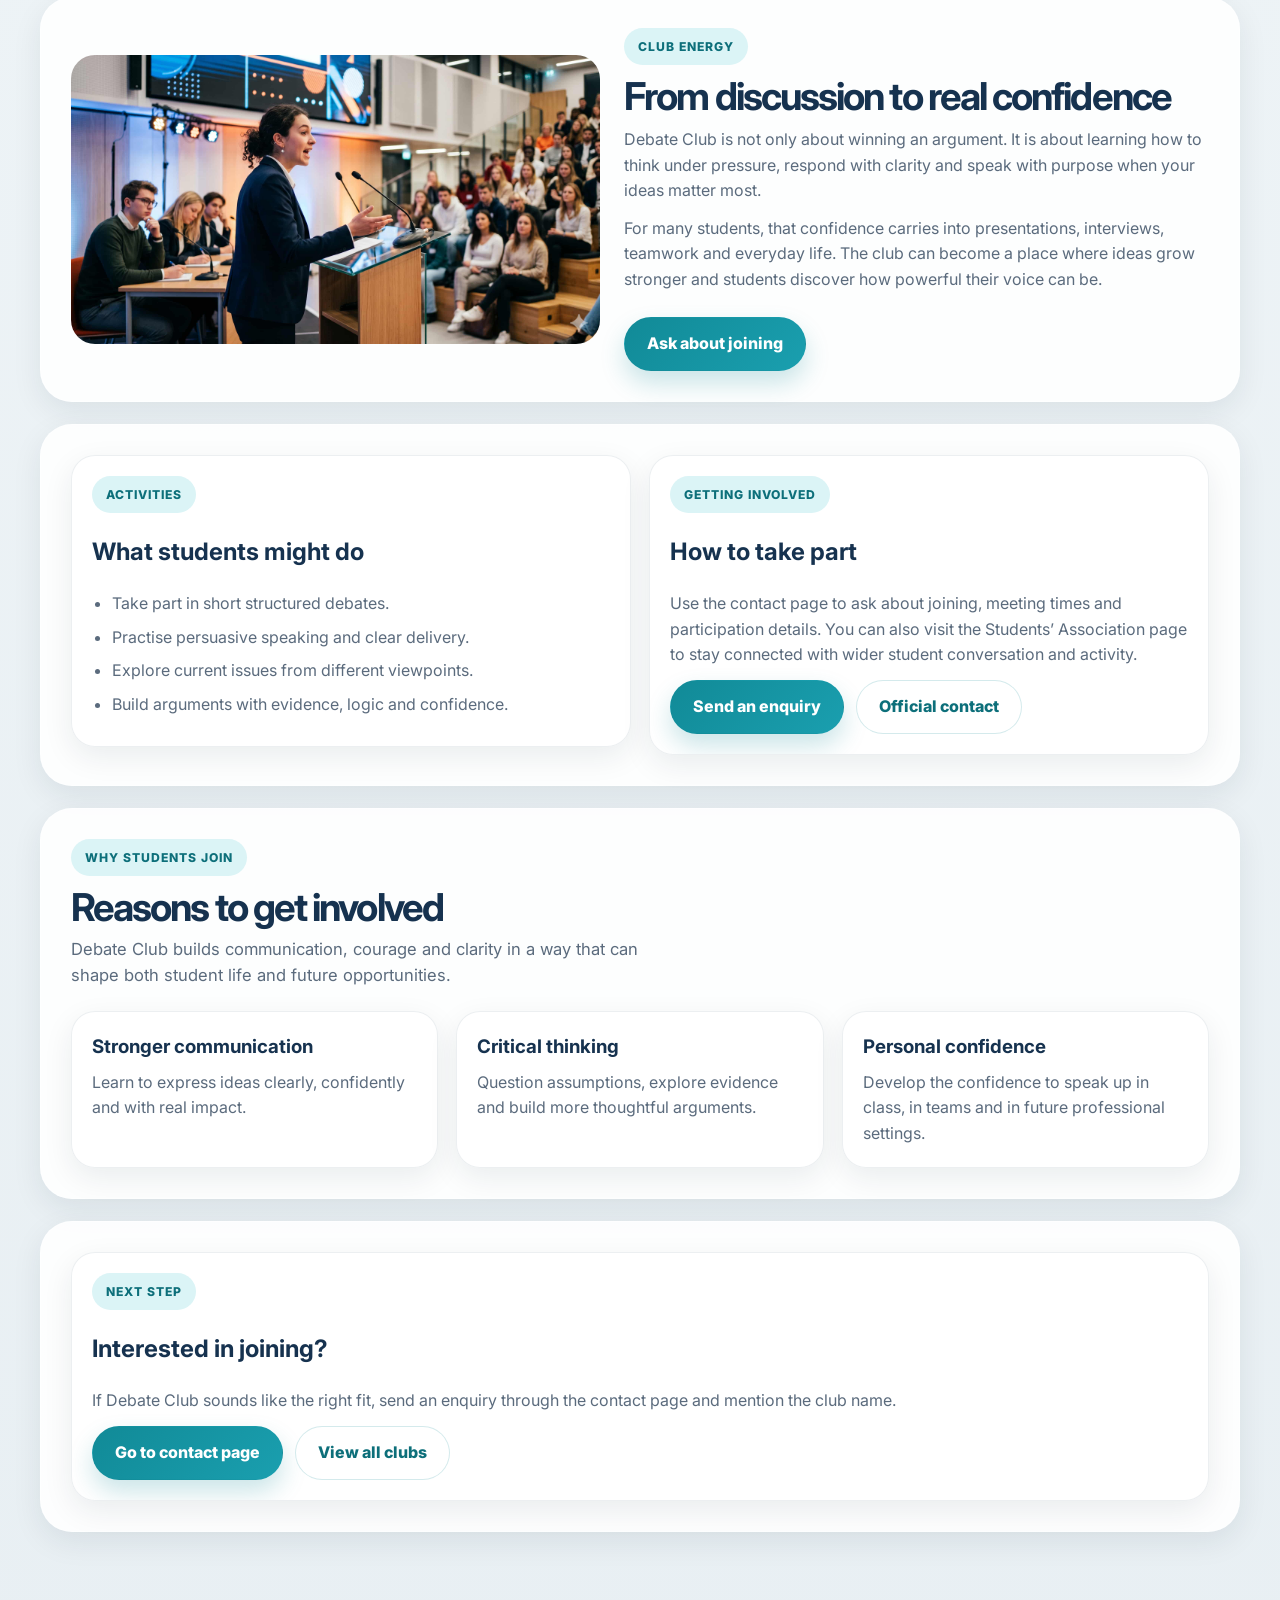
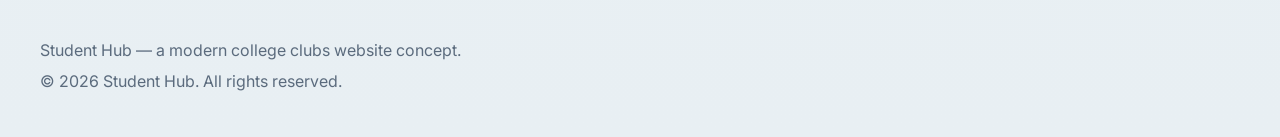
<file: debate-club.html>
<!-- This tells the browser that this file uses HTML5 -->
<!DOCTYPE html>

<!-- This is the main root of the whole page, and the page language is English -->
<html lang="en">
<head>
  <!-- This sets the text encoding so letters and symbols display properly -->
  <meta charset="UTF-8">

  <!-- This helps the page scale correctly on phones, tablets and laptops -->
  <meta name="viewport" content="width=device-width, initial-scale=1.0">

  <!-- This is the page title shown in the browser tab -->
  <title>Debate Club - Student Hub</title>

  <!-- This connects early to Google Fonts to help the font load faster -->
  <link rel="preconnect" href="https://fonts.googleapis.com">

  <!-- This connects to the second Google Fonts server -->
  <link rel="preconnect" href="https://fonts.gstatic.com" crossorigin>

  <!-- This imports the Inter font in different font weights -->
  <link href="https://fonts.googleapis.com/css2?family=Inter:wght@400;500;600;700;800&display=swap" rel="stylesheet">

  <!-- This links the main CSS file for all the page styling -->
  <link rel="stylesheet" href="style.css">

  <!-- This links the JavaScript file, and defer means it runs after the HTML loads -->
  <script src="script.js" defer></script>

  <!-- This adds the small icon shown in the browser tab -->
  <link rel="icon" type="image/x-icon" href="icons/favicon.ico">
</head>

<!-- Everything inside body is the visible page content -->
<body>
  <!-- This is the top section of the page with the logo and menu -->
  <header class="site-header">
    <!-- This keeps the content centred and stops it stretching too wide -->
    <div class="container">
      <!-- This is the navigation bar -->
      <nav class="nav">
        <!-- This is the logo area, and it links back to the homepage -->
        <a class="brand" href="index.html" aria-label="Student Hub home">
          <!-- This is the logo image -->
          <img class="brand-logo" src="images/student-hub-logo-header.png" alt="Student Hub logo">

          <!-- This is the website name shown next to the logo -->
          <span class="brand-text">Student Hub</span>
        </a>

        <!-- This is the mobile menu button -->
        <button
          class="menu-toggle"
          type="button"
          aria-label="Toggle navigation"
          aria-expanded="false"
          aria-controls="site-nav"
        >
          <!-- First line of the burger menu icon -->
          <span></span>

          <!-- Second line of the burger menu icon -->
          <span></span>

          <!-- Third line of the burger menu icon -->
          <span></span>
        </button>

        <!-- These are the navigation links -->
        <div class="nav-links" id="site-nav">
          <!-- Link to the homepage -->
          <a href="index.html">Home</a>

          <!-- Link to the clubs page -->
          <a href="clubs.html">Clubs</a>

          <!-- Link to the student deals page -->
          <a href="student-deals.html">Student Deals</a>

          <!-- Link to the contact page -->
          <a href="contact.html">Contact</a>
        </div>
      </nav>
    </div>
  </header>

  <!-- This is the main content area of the page -->
  <main class="container">
    <!-- This is the hero section at the top of the Debate Club page -->
    <section class="hero">
      <!-- This creates a layout with text on one side and an image on the other -->
      <div class="hero-grid">
        <!-- This is the text side of the hero section -->
        <div class="hero-copy">
          <!-- Small label above the main heading -->
          <span class="eyebrow">Communication club</span>

          <!-- Main heading of the page -->
          <h1>Debate Club</h1>

          <!-- Short intro text explaining the club -->
          <p>
            Debate Club is a confident, inspiring space where students learn to speak clearly,
            think critically and turn ideas into strong, persuasive arguments.
          </p>

          <!-- These are the main action buttons in the hero section -->
          <div class="hero-actions">
            <!-- Button that takes the user to the contact page -->
            <a class="button" href="contact.html">Join this club</a>

            <!-- Button that takes the user back to the clubs page -->
            <a class="button button-secondary" href="clubs.html">Back to clubs</a>
          </div>
        </div>

        <!-- This is the hero image shown on the right side -->
        <div class="hero-card hero-main-card">
          <!-- Main image for the Debate Club page -->
          <img src="images/debate-club.jpg" alt="Students taking part in a discussion during a Debate Club session">
        </div>
      </div>
    </section>

    <!-- This section shows the main club information -->
    <section class="section">
      <div class="card">
        <div class="card-body">
          <!-- Small label above the heading -->
          <span class="eyebrow">Club information</span>

          <!-- Main heading for this card -->
          <h2>Session details</h2>

          <!-- Meeting time -->
          <p><strong>Meeting time:</strong> Mondays, 4:00 PM</p>

          <!-- Club location -->
          <p><strong>Location:</strong> Seminar Room 2, Main Building</p>

          <!-- Club email -->
          <p><strong>Email:</strong> debate@studenthub.ac.uk</p>

          <!-- Short summary of what students can expect -->
          <p>
            <strong>What to expect:</strong> Group discussion, structured debate,
            speaking practice and a supportive environment where ideas are explored with confidence.
          </p>

          <!-- These are extra social and student support links -->
          <div class="social top-gap-12">
            <a href="https://www.nclanarkshire.ac.uk/for-applicants/student-support-and-resources/students-association/" target="_blank" rel="noopener noreferrer">Students' Association</a>
            <a href="https://www.facebook.com/NCLanarkshire/" target="_blank" rel="noopener noreferrer">Facebook</a>
            <a href="https://www.instagram.com/nclanarkshire/" target="_blank" rel="noopener noreferrer">Instagram</a>
            <a href="https://x.com/NCLanarkshire" target="_blank" rel="noopener noreferrer">X</a>
          </div>
        </div>
      </div>
    </section>

    <!-- This section explains more about the club and who it is for -->
    <section class="section split">
      <!-- First card with more details about the club -->
      <div class="card">
        <div class="card-body">
          <!-- Small label above the heading -->
          <span class="eyebrow">About the club</span>

          <!-- Main heading -->
          <h2>Where ideas find a voice</h2>

          <!-- First paragraph about club activities -->
          <p>
            Debate Club helps students explore important topics, express opinions with clarity
            and listen carefully to different perspectives. Sessions can include short debates,
            discussion rounds, argument-building tasks and public speaking exercises.
          </p>

          <!-- Second paragraph about the club atmosphere -->
          <p>
            More than anything, the club encourages students to believe in their own voice.
            It creates a space where curiosity, confidence and respectful challenge can grow together.
          </p>
        </div>
      </div>

      <!-- Second card explaining who the club suits -->
      <div class="card">
        <div class="card-body">
          <!-- Small label above the heading -->
          <span class="eyebrow">Who it suits</span>

          <!-- Main heading -->
          <h2>For thoughtful and ambitious students</h2>

          <!-- First paragraph about who can join -->
          <p>
            This club suits students who enjoy discussion, questioning ideas and learning how to express
            themselves more effectively. It is a strong fit for both confident speakers and quieter students
            who want to build confidence step by step.
          </p>

          <!-- Second paragraph about the type of students it may suit -->
          <p>
            It especially appeals to students who want to develop leadership, communication and critical
            thinking skills that can support them far beyond college.
          </p>
        </div>
      </div>
    </section>

    <!-- This section shows another image and explains the club atmosphere -->
    <section class="section">
      <div class="media-grid">
        <!-- This is the image side of the section -->
        <div class="media-box">
          <img src="images/debate-club-poster.jpg" alt="Debate Club visual showing a confident stage-style speaking atmosphere">
        </div>

        <!-- This is the text side of the section -->
        <div class="media-copy">
          <!-- Small label above the heading -->
          <span class="eyebrow">Club energy</span>

          <!-- Main heading -->
          <h2>From discussion to real confidence</h2>

          <!-- First paragraph about the club atmosphere -->
          <p>
            Debate Club is not only about winning an argument. It is about learning how to think under pressure,
            respond with clarity and speak with purpose when your ideas matter most.
          </p>

          <!-- Second paragraph about why students join -->
          <p>
            For many students, that confidence carries into presentations, interviews, teamwork and everyday life.
            The club can become a place where ideas grow stronger and students discover how powerful their voice can be.
          </p>

          <!-- Button linking to the contact page -->
          <a class="button top-gap-12" href="contact.html">Ask about joining</a>
        </div>
      </div>
    </section>

    <!-- This section shows activities and how to get involved -->
    <section class="section split">
      <!-- First card with example activities -->
      <div class="card">
        <div class="card-body">
          <!-- Small label above the heading -->
          <span class="eyebrow">Activities</span>

          <!-- Main heading -->
          <h2>What students might do</h2>

          <!-- List of possible club activities -->
          <ul class="clean-list">
            <li>Take part in short structured debates.</li>
            <li>Practise persuasive speaking and clear delivery.</li>
            <li>Explore current issues from different viewpoints.</li>
            <li>Build arguments with evidence, logic and confidence.</li>
          </ul>
        </div>
      </div>

      <!-- Second card with joining information -->
      <div class="card">
        <div class="card-body">
          <!-- Small label above the heading -->
          <span class="eyebrow">Getting involved</span>

          <!-- Main heading -->
          <h2>How to take part</h2>

          <!-- Short explanation text -->
          <p>
            Use the contact page to ask about joining, meeting times and participation details.
            You can also visit the Students’ Association page to stay connected with wider student conversation and activity.
          </p>

          <!-- Buttons for joining and official contact -->
          <div class="hero-actions top-gap-12">
            <a class="button" href="contact.html">Send an enquiry</a>
            <a class="button button-secondary" href="https://www.nclanarkshire.ac.uk/corporate/contact-us/" target="_blank" rel="noopener noreferrer">Official contact</a>
          </div>
        </div>
      </div>
    </section>

    <!-- This section explains why students might join -->
    <section class="section">
      <!-- Heading area for the section -->
      <div class="section-heading">
        <!-- Small label above the heading -->
        <span class="eyebrow">Why students join</span>

        <!-- Main heading -->
        <h2>Reasons to get involved</h2>

        <!-- Short intro text -->
        <p>
          Debate Club builds communication, courage and clarity in a way that can shape both student life and future opportunities.
        </p>
      </div>

      <!-- This row holds the three reason cards -->
      <div class="cards-row">
        <!-- First reason card -->
        <article class="card">
          <div class="card-body">
            <h3>Stronger communication</h3>
            <p>Learn to express ideas clearly, confidently and with real impact.</p>
          </div>
        </article>

        <!-- Second reason card -->
        <article class="card">
          <div class="card-body">
            <h3>Critical thinking</h3>
            <p>Question assumptions, explore evidence and build more thoughtful arguments.</p>
          </div>
        </article>

        <!-- Third reason card -->
        <article class="card">
          <div class="card-body">
            <h3>Personal confidence</h3>
            <p>Develop the confidence to speak up in class, in teams and in future professional settings.</p>
          </div>
        </article>
      </div>
    </section>

    <!-- This is the final call-to-action section -->
    <section class="section">
      <div class="card">
        <div class="card-body">
          <!-- Small label above the heading -->
          <span class="eyebrow">Next step</span>

          <!-- Main heading -->
          <h2>Interested in joining?</h2>

          <!-- Final message for the user -->
          <p>
            If Debate Club sounds like the right fit, send an enquiry through the contact page and mention the club name.
          </p>

          <!-- Final action buttons -->
          <div class="hero-actions top-gap-12">
            <a class="button" href="contact.html">Go to contact page</a>
            <a class="button button-secondary" href="clubs.html">View all clubs</a>
          </div>
        </div>
      </div>
    </section>
  </main>

  <!-- This is the footer at the bottom of the page -->
  <footer class="footer">
    <!-- Container keeps the footer content aligned with the rest of the page -->
    <div class="container">
      <!-- Short footer text about the website -->
      <p>Student Hub — a modern college clubs website concept.</p>

      <!-- Copyright text -->
      <p>&copy; 2026 Student Hub. All rights reserved.</p>
    </div>
  </footer>
</body>
</html>
</file>
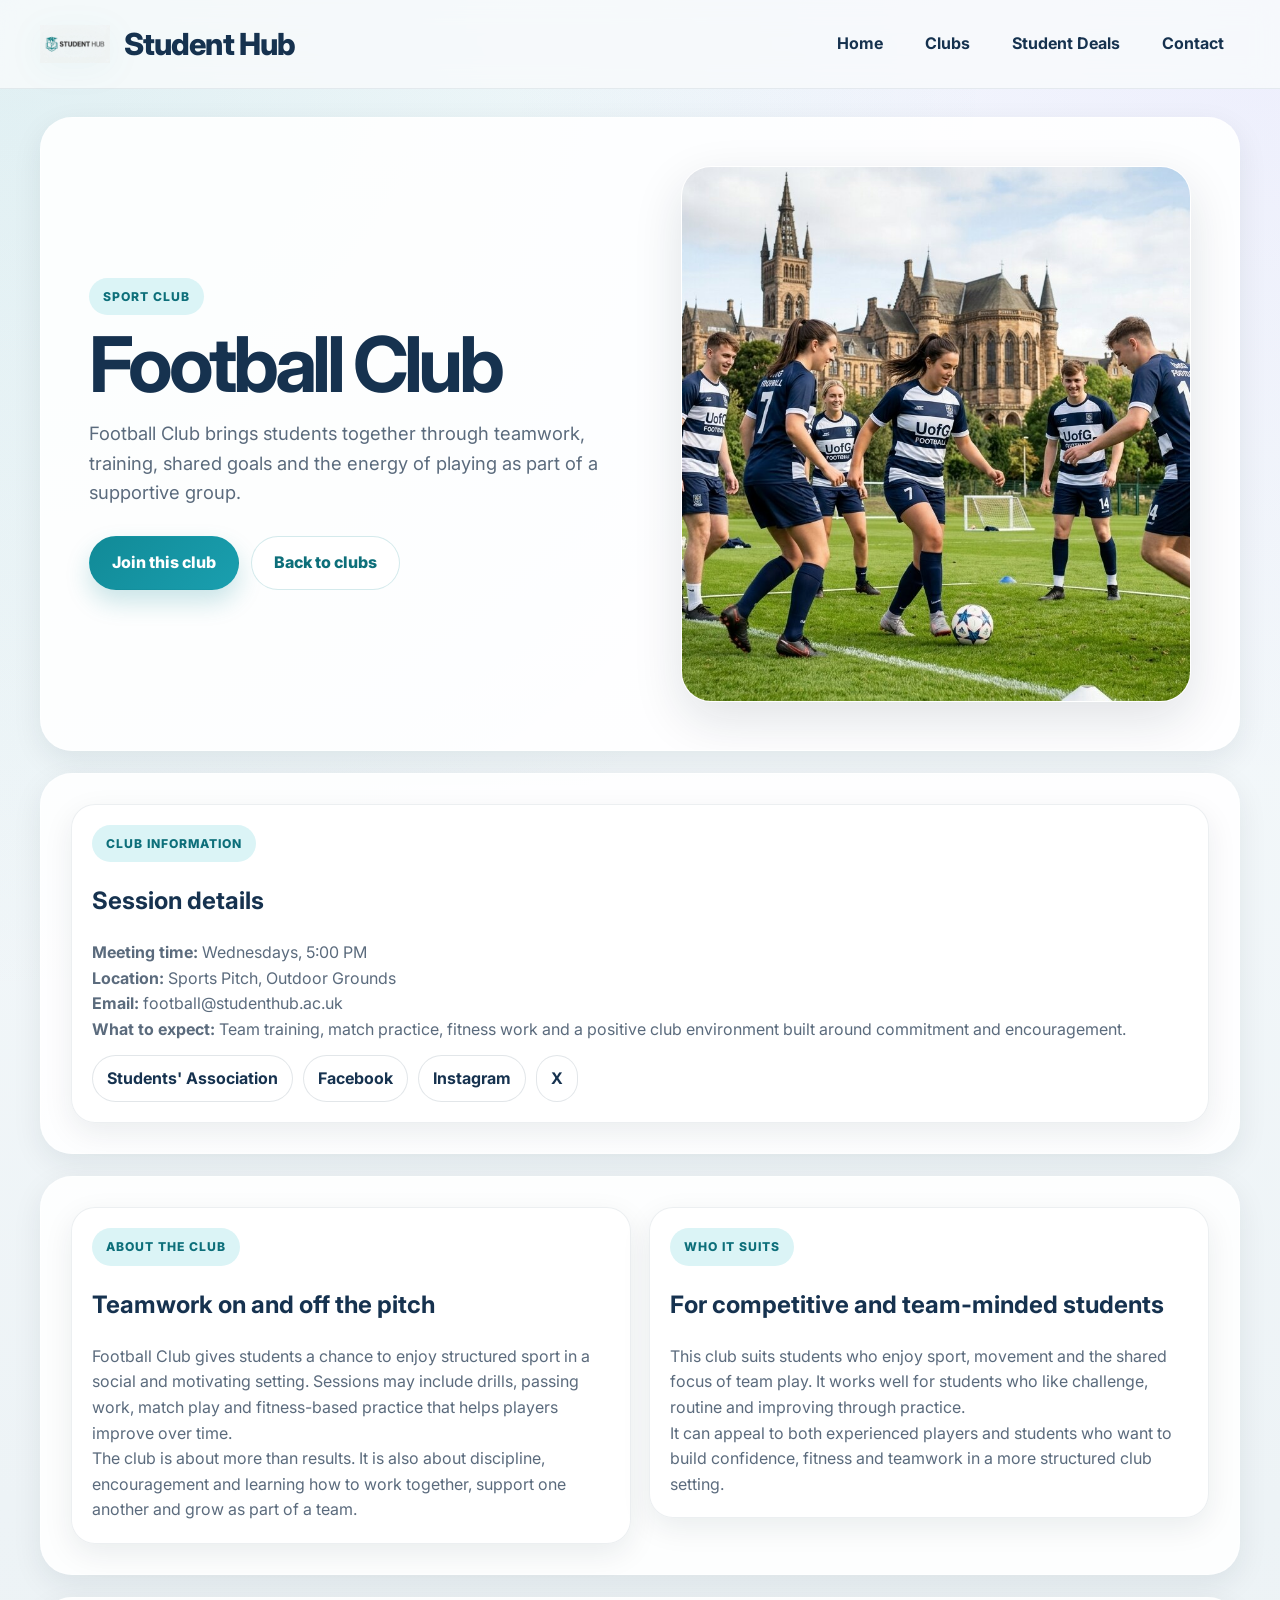
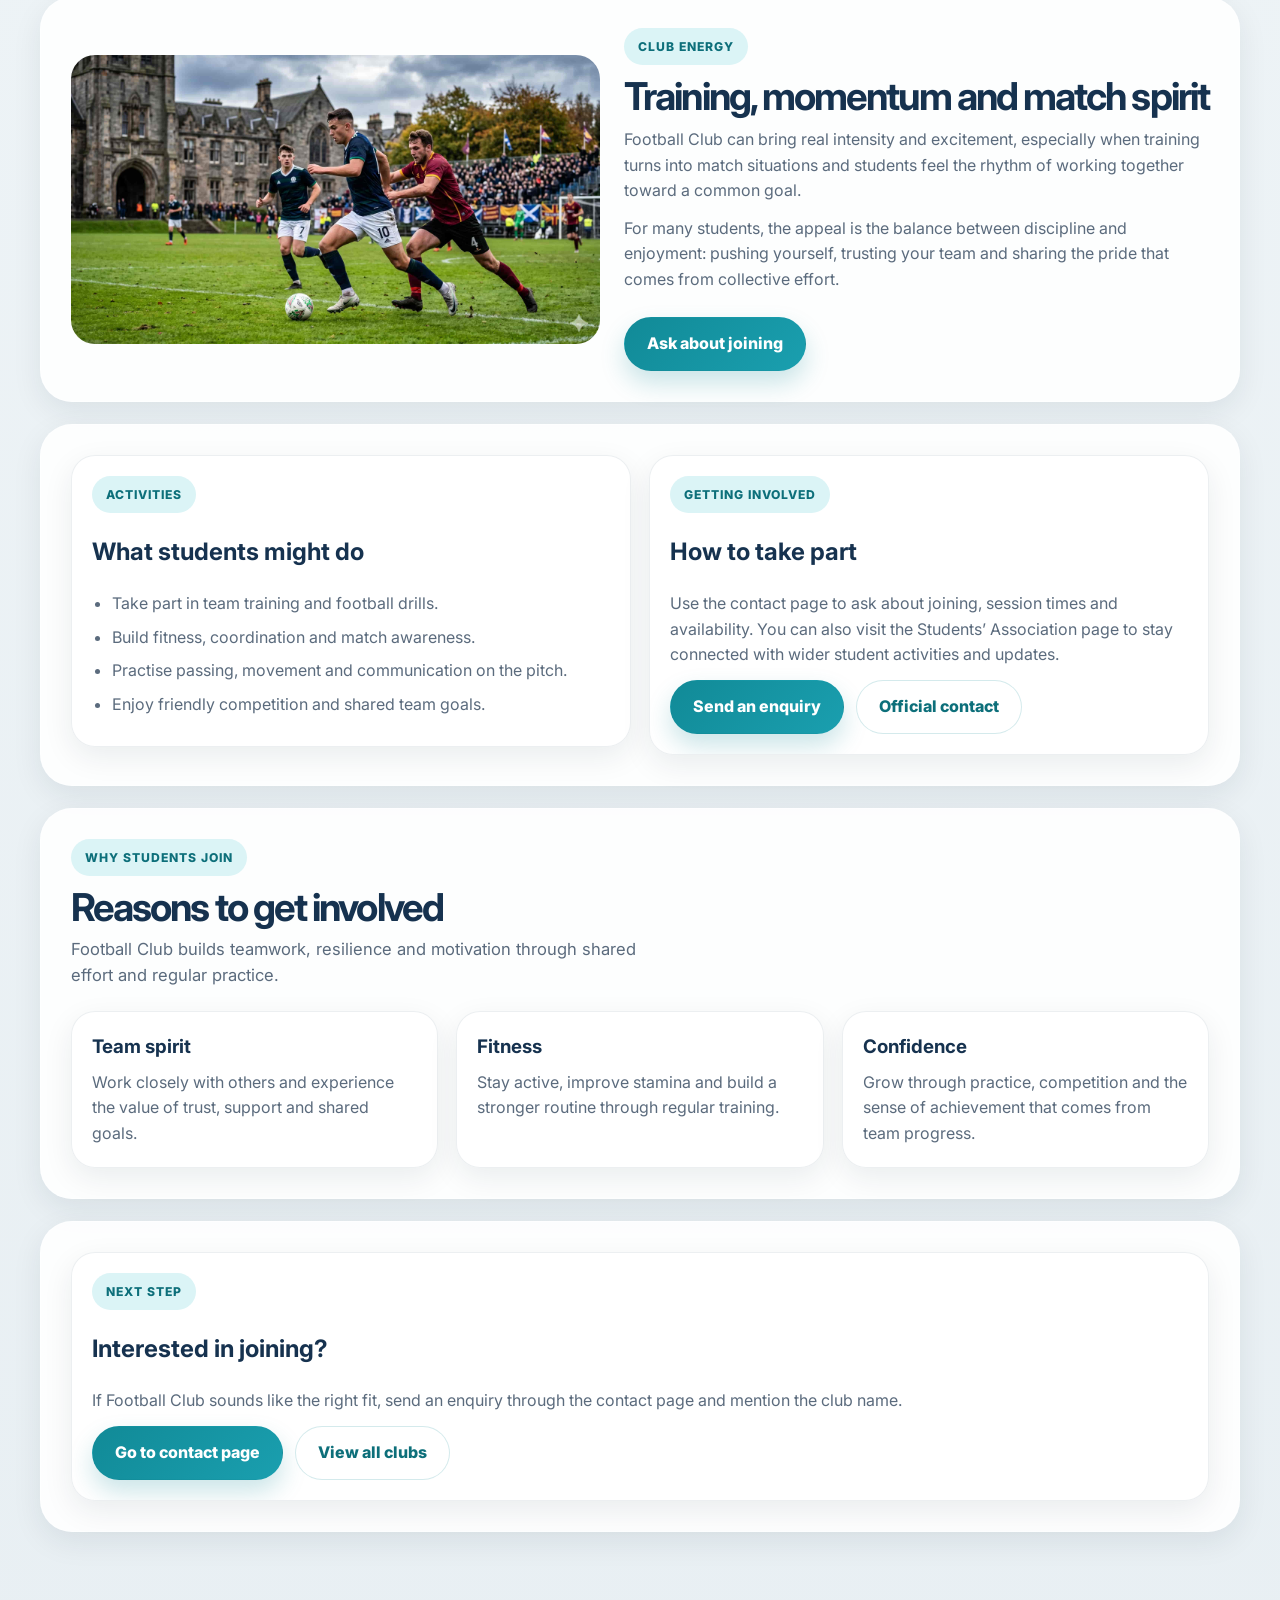
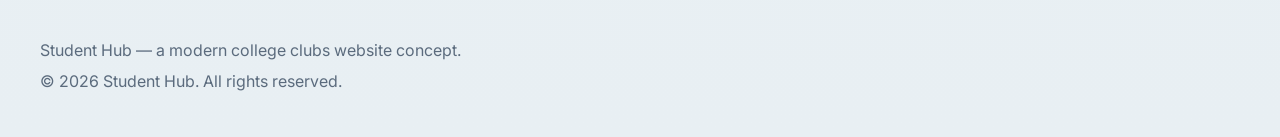
<file: football-club.html>
<!-- This tells the browser that this file uses HTML5 -->
<!DOCTYPE html>

<!-- This is the main root of the whole page, and the page language is English -->
<html lang="en">
<head>
  <!-- This sets the text encoding so letters and symbols display properly -->
  <meta charset="UTF-8">

  <!-- This helps the page scale correctly on phones, tablets and laptops -->
  <meta name="viewport" content="width=device-width, initial-scale=1.0">

  <!-- This is the page title shown in the browser tab -->
  <title>Football Club - Student Hub</title>

  <!-- This connects early to Google Fonts to help the font load faster -->
  <link rel="preconnect" href="https://fonts.googleapis.com">

  <!-- This connects to the second Google Fonts server -->
  <link rel="preconnect" href="https://fonts.gstatic.com" crossorigin>

  <!-- This imports the Inter font in different font weights -->
  <link href="https://fonts.googleapis.com/css2?family=Inter:wght@400;500;600;700;800&display=swap" rel="stylesheet">

  <!-- This links the main CSS file for all the page styling -->
  <link rel="stylesheet" href="style.css">

  <!-- This links the JavaScript file, and defer means it runs after the HTML loads -->
  <script src="script.js" defer></script>

  <!-- This adds the small icon shown in the browser tab -->
  <link rel="icon" type="image/x-icon" href="icons/favicon.ico">
</head>

<!-- Everything inside body is the visible page content -->
<body>
  <!-- This is the top section of the page with the logo and menu -->
  <header class="site-header">
    <!-- This keeps the content centred and stops it stretching too wide -->
    <div class="container">
      <!-- This is the navigation bar -->
      <nav class="nav">
        <!-- This is the logo area, and it links back to the homepage -->
        <a class="brand" href="index.html" aria-label="Student Hub home">
          <!-- This is the logo image -->
          <img class="brand-logo" src="images/student-hub-logo-header.png" alt="Student Hub logo">

          <!-- This is the website name shown next to the logo -->
          <span class="brand-text">Student Hub</span>
        </a>

        <!-- This is the mobile menu button -->
        <button
          class="menu-toggle"
          type="button"
          aria-label="Toggle navigation"
          aria-expanded="false"
          aria-controls="site-nav"
        >
          <!-- First line of the burger menu icon -->
          <span></span>

          <!-- Second line of the burger menu icon -->
          <span></span>

          <!-- Third line of the burger menu icon -->
          <span></span>
        </button>

        <!-- These are the navigation links -->
        <div class="nav-links" id="site-nav">
          <!-- Link to the homepage -->
          <a href="index.html">Home</a>

          <!-- Link to the clubs page -->
          <a href="clubs.html">Clubs</a>

          <!-- Link to the student deals page -->
          <a href="student-deals.html">Student Deals</a>

          <!-- Link to the contact page -->
          <a href="contact.html">Contact</a>
        </div>
      </nav>
    </div>
  </header>

  <!-- This is the main content area of the page -->
  <main class="container">
    <!-- This is the hero section at the top of the Football Club page -->
    <section class="hero">
      <!-- This creates a layout with text on one side and an image on the other -->
      <div class="hero-grid">
        <!-- This is the text side of the hero section -->
        <div class="hero-copy">
          <!-- Small label above the main heading -->
          <span class="eyebrow">Sport club</span>

          <!-- Main heading of the page -->
          <h1>Football Club</h1>

          <!-- Short intro text explaining the club -->
          <p>
            Football Club brings students together through teamwork, training, shared goals
            and the energy of playing as part of a supportive group.
          </p>

          <!-- These are the main action buttons in the hero section -->
          <div class="hero-actions">
            <!-- Button that takes the user to the contact page -->
            <a class="button" href="contact.html">Join this club</a>

            <!-- Button that takes the user back to the clubs page -->
            <a class="button button-secondary" href="clubs.html">Back to clubs</a>
          </div>
        </div>

        <!-- This is the hero image shown on the right side -->
        <div class="hero-card hero-main-card">
          <!-- Main image for the Football Club page -->
          <img src="images/football-club.jpg" alt="Students playing football during a club training session">
        </div>
      </div>
    </section>

    <!-- This section shows the main club information -->
    <section class="section">
      <div class="card">
        <div class="card-body">
          <!-- Small label above the heading -->
          <span class="eyebrow">Club information</span>

          <!-- Main heading for this card -->
          <h2>Session details</h2>

          <!-- Meeting time -->
          <p><strong>Meeting time:</strong> Wednesdays, 5:00 PM</p>

          <!-- Club location -->
          <p><strong>Location:</strong> Sports Pitch, Outdoor Grounds</p>

          <!-- Club email -->
          <p><strong>Email:</strong> football@studenthub.ac.uk</p>

          <!-- Short summary of what students can expect -->
          <p>
            <strong>What to expect:</strong> Team training, match practice, fitness work
            and a positive club environment built around commitment and encouragement.
          </p>

          <!-- These are extra social and student support links -->
          <div class="social top-gap-12">
            <a href="https://www.nclanarkshire.ac.uk/for-applicants/student-support-and-resources/students-association/" target="_blank" rel="noopener noreferrer">Students' Association</a>
            <a href="https://www.facebook.com/NCLanarkshire/" target="_blank" rel="noopener noreferrer">Facebook</a>
            <a href="https://www.instagram.com/nclanarkshire/" target="_blank" rel="noopener noreferrer">Instagram</a>
            <a href="https://x.com/NCLanarkshire" target="_blank" rel="noopener noreferrer">X</a>
          </div>
        </div>
      </div>
    </section>

    <!-- This section explains more about the club and who it is for -->
    <section class="section split">
      <!-- First card with more details about the club -->
      <div class="card">
        <div class="card-body">
          <!-- Small label above the heading -->
          <span class="eyebrow">About the club</span>

          <!-- Main heading -->
          <h2>Teamwork on and off the pitch</h2>

          <!-- First paragraph about club activities -->
          <p>
            Football Club gives students a chance to enjoy structured sport in a social and motivating setting.
            Sessions may include drills, passing work, match play and fitness-based practice that helps players improve over time.
          </p>

          <!-- Second paragraph about the club atmosphere -->
          <p>
            The club is about more than results. It is also about discipline, encouragement and learning how to work together,
            support one another and grow as part of a team.
          </p>
        </div>
      </div>

      <!-- Second card explaining who the club suits -->
      <div class="card">
        <div class="card-body">
          <!-- Small label above the heading -->
          <span class="eyebrow">Who it suits</span>

          <!-- Main heading -->
          <h2>For competitive and team-minded students</h2>

          <!-- First paragraph about who can join -->
          <p>
            This club suits students who enjoy sport, movement and the shared focus of team play.
            It works well for students who like challenge, routine and improving through practice.
          </p>

          <!-- Second paragraph about the type of students it may suit -->
          <p>
            It can appeal to both experienced players and students who want to build confidence,
            fitness and teamwork in a more structured club setting.
          </p>
        </div>
      </div>
    </section>

    <!-- This section shows another image and explains the club atmosphere -->
    <section class="section">
      <div class="media-grid">
        <!-- This is the image side of the section -->
        <div class="media-box">
          <img src="images/football-club-poster.jpg" alt="Football Club action moment showing speed, teamwork and match energy">
        </div>

        <!-- This is the text side of the section -->
        <div class="media-copy">
          <!-- Small label above the heading -->
          <span class="eyebrow">Club energy</span>

          <!-- Main heading -->
          <h2>Training, momentum and match spirit</h2>

          <!-- First paragraph about the club atmosphere -->
          <p>
            Football Club can bring real intensity and excitement, especially when training turns into match situations
            and students feel the rhythm of working together toward a common goal.
          </p>

          <!-- Second paragraph about why students join -->
          <p>
            For many students, the appeal is the balance between discipline and enjoyment: pushing yourself,
            trusting your team and sharing the pride that comes from collective effort.
          </p>

          <!-- Button linking to the contact page -->
          <a class="button top-gap-12" href="contact.html">Ask about joining</a>
        </div>
      </div>
    </section>

    <!-- This section shows activities and how to get involved -->
    <section class="section split">
      <!-- First card with example activities -->
      <div class="card">
        <div class="card-body">
          <!-- Small label above the heading -->
          <span class="eyebrow">Activities</span>

          <!-- Main heading -->
          <h2>What students might do</h2>

          <!-- List of possible club activities -->
          <ul class="clean-list">
            <li>Take part in team training and football drills.</li>
            <li>Build fitness, coordination and match awareness.</li>
            <li>Practise passing, movement and communication on the pitch.</li>
            <li>Enjoy friendly competition and shared team goals.</li>
          </ul>
        </div>
      </div>

      <!-- Second card with joining information -->
      <div class="card">
        <div class="card-body">
          <!-- Small label above the heading -->
          <span class="eyebrow">Getting involved</span>

          <!-- Main heading -->
          <h2>How to take part</h2>

          <!-- Short explanation text -->
          <p>
            Use the contact page to ask about joining, session times and availability.
            You can also visit the Students’ Association page to stay connected with wider student activities and updates.
          </p>

          <!-- Buttons for joining and official contact -->
          <div class="hero-actions top-gap-12">
            <a class="button" href="contact.html">Send an enquiry</a>
            <a class="button button-secondary" href="https://www.nclanarkshire.ac.uk/corporate/contact-us/" target="_blank" rel="noopener noreferrer">Official contact</a>
          </div>
        </div>
      </div>
    </section>

    <!-- This section explains why students might join -->
    <section class="section">
      <!-- Heading area for the section -->
      <div class="section-heading">
        <!-- Small label above the heading -->
        <span class="eyebrow">Why students join</span>

        <!-- Main heading -->
        <h2>Reasons to get involved</h2>

        <!-- Short intro text -->
        <p>
          Football Club builds teamwork, resilience and motivation through shared effort and regular practice.
        </p>
      </div>

      <!-- This row holds the three reason cards -->
      <div class="cards-row">
        <!-- First reason card -->
        <article class="card">
          <div class="card-body">
            <h3>Team spirit</h3>
            <p>Work closely with others and experience the value of trust, support and shared goals.</p>
          </div>
        </article>

        <!-- Second reason card -->
        <article class="card">
          <div class="card-body">
            <h3>Fitness</h3>
            <p>Stay active, improve stamina and build a stronger routine through regular training.</p>
          </div>
        </article>

        <!-- Third reason card -->
        <article class="card">
          <div class="card-body">
            <h3>Confidence</h3>
            <p>Grow through practice, competition and the sense of achievement that comes from team progress.</p>
          </div>
        </article>
      </div>
    </section>

    <!-- This is the final call-to-action section -->
    <section class="section">
      <div class="card">
        <div class="card-body">
          <!-- Small label above the heading -->
          <span class="eyebrow">Next step</span>

          <!-- Main heading -->
          <h2>Interested in joining?</h2>

          <!-- Final message for the user -->
          <p>
            If Football Club sounds like the right fit, send an enquiry through the contact page and mention the club name.
          </p>

          <!-- Final action buttons -->
          <div class="hero-actions top-gap-12">
            <a class="button" href="contact.html">Go to contact page</a>
            <a class="button button-secondary" href="clubs.html">View all clubs</a>
          </div>
        </div>
      </div>
    </section>
  </main>

  <!-- This is the footer at the bottom of the page -->
  <footer class="footer">
    <!-- Container keeps the footer content aligned with the rest of the page -->
    <div class="container">
      <!-- Short footer text about the website -->
      <p>Student Hub — a modern college clubs website concept.</p>

      <!-- Copyright text -->
      <p>&copy; 2026 Student Hub. All rights reserved.</p>
    </div>
  </footer>
</body>
</html>
</file>
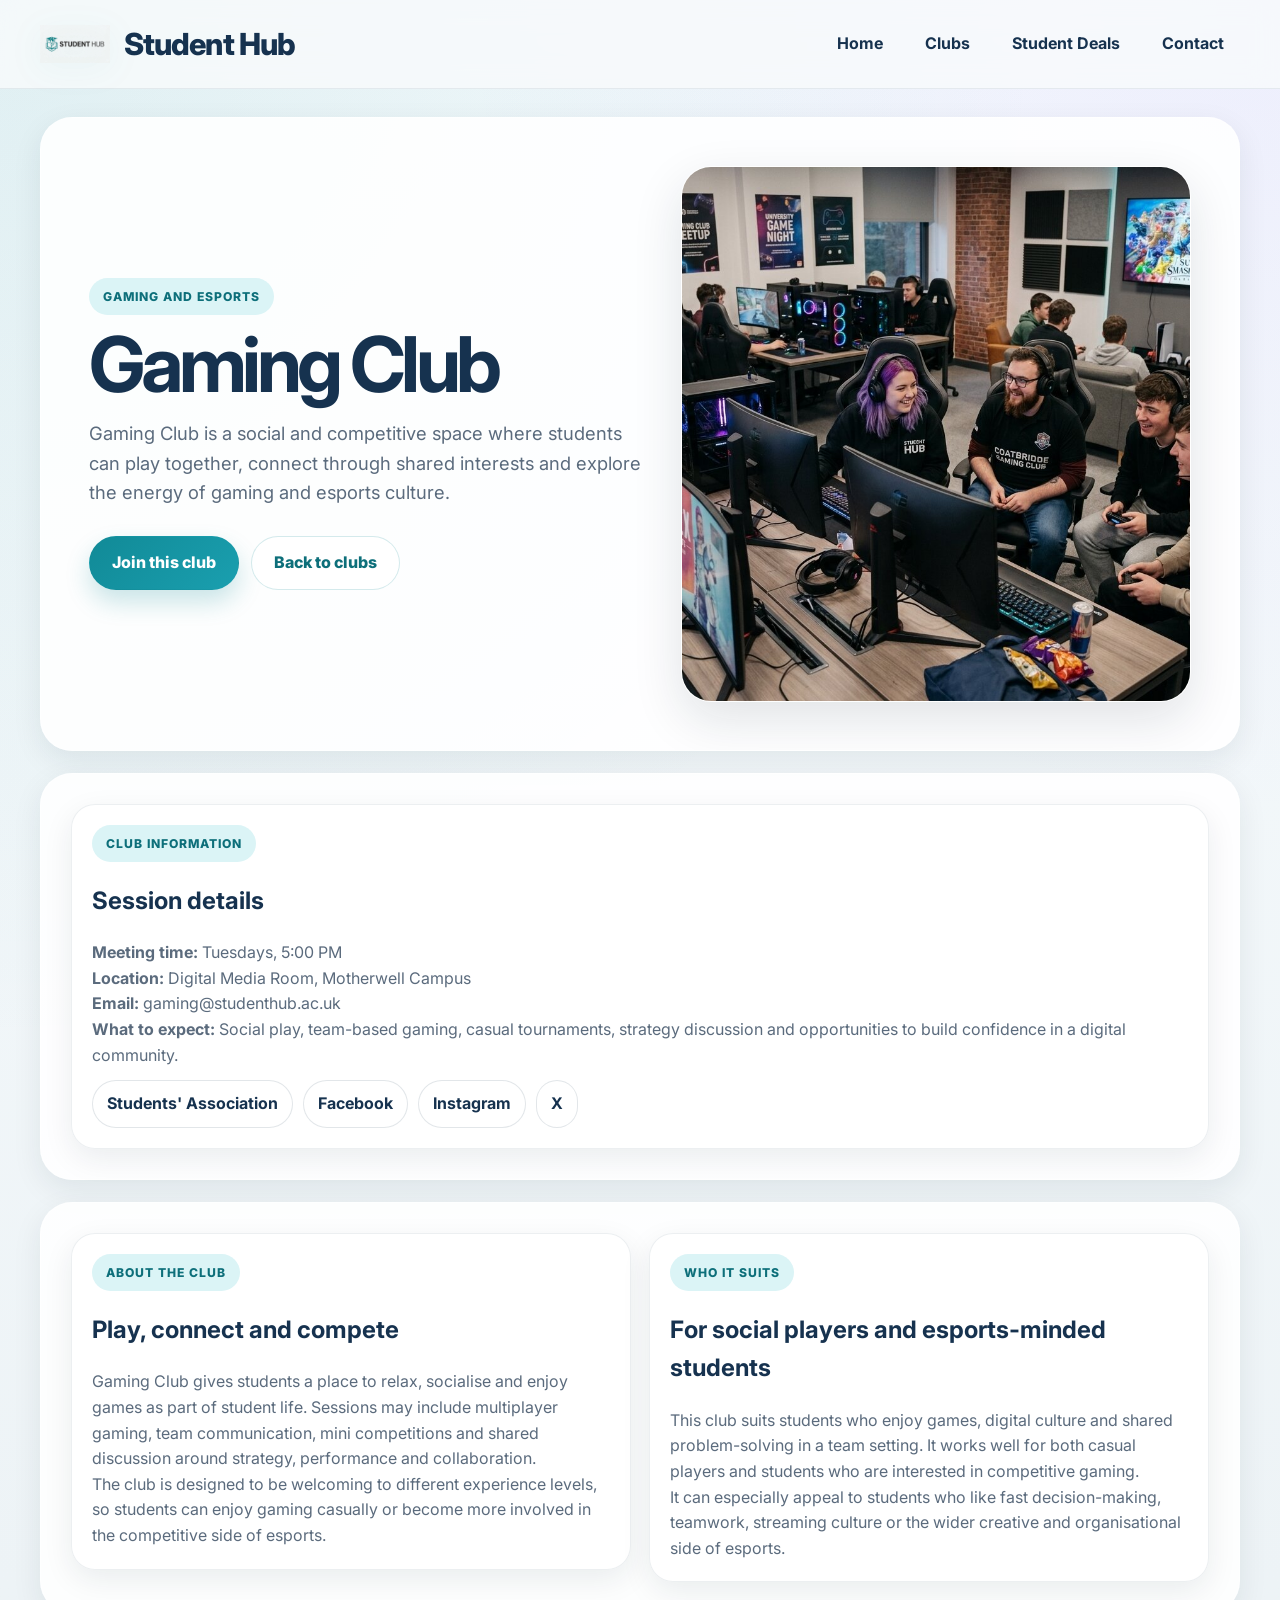
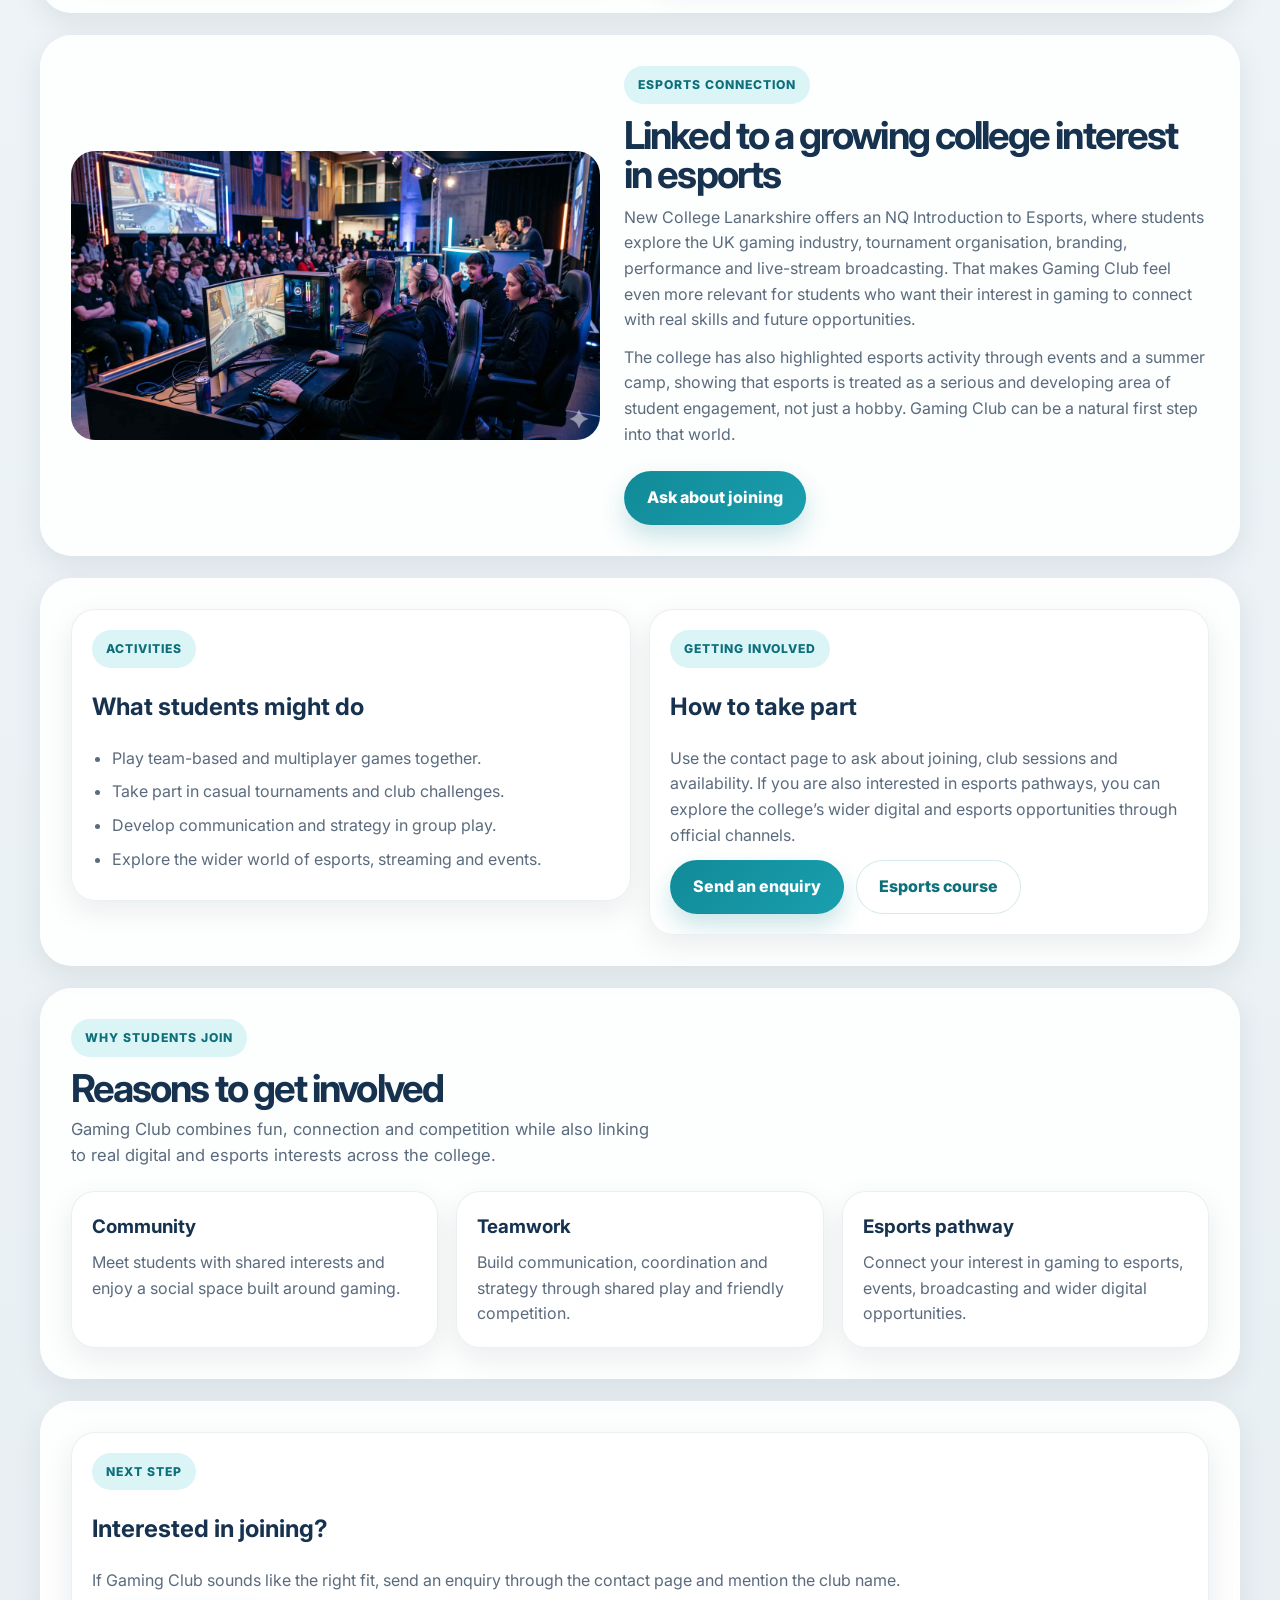
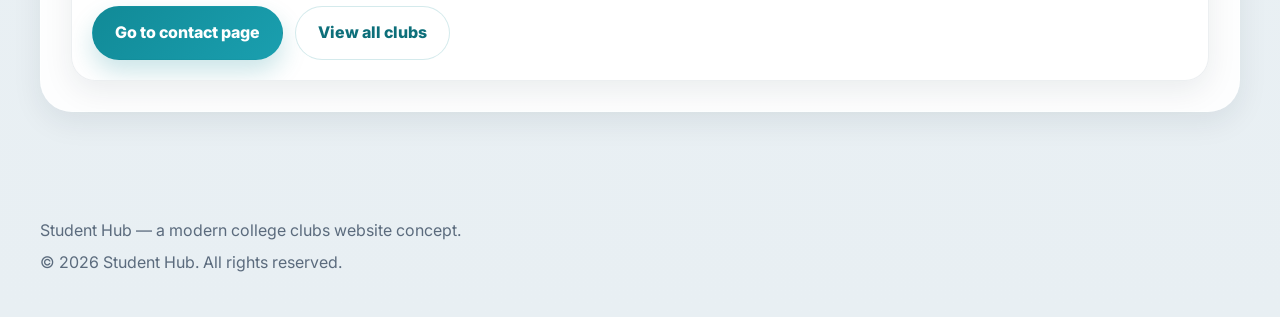
<file: gaming-club.html>
<!-- This tells the browser that this file uses HTML5 -->
<!DOCTYPE html>

<!-- This is the main root of the whole page, and the page language is English -->
<html lang="en">
<head>
  <!-- This sets the text encoding so letters and symbols display properly -->
  <meta charset="UTF-8">

  <!-- This helps the page scale correctly on phones, tablets and laptops -->
  <meta name="viewport" content="width=device-width, initial-scale=1.0">

  <!-- This is the page title shown in the browser tab -->
  <title>Gaming Club - Student Hub</title>

  <!-- This connects early to Google Fonts to help the font load faster -->
  <link rel="preconnect" href="https://fonts.googleapis.com">

  <!-- This connects to the second Google Fonts server -->
  <link rel="preconnect" href="https://fonts.gstatic.com" crossorigin>

  <!-- This imports the Inter font in different font weights -->
  <link href="https://fonts.googleapis.com/css2?family=Inter:wght@400;500;600;700;800&display=swap" rel="stylesheet">

  <!-- This links the main CSS file for all the page styling -->
  <link rel="stylesheet" href="style.css">

  <!-- This links the JavaScript file, and defer means it runs after the HTML loads -->
  <script src="script.js" defer></script>

  <!-- This adds the small icon shown in the browser tab -->
  <link rel="icon" type="image/x-icon" href="icons/favicon.ico">
</head>

<!-- Everything inside body is the visible page content -->
<body>
  <!-- This is the top section of the page with the logo and menu -->
  <header class="site-header">
    <!-- This keeps the content centred and stops it stretching too wide -->
    <div class="container">
      <!-- This is the navigation bar -->
      <nav class="nav">
        <!-- This is the logo area, and it links back to the homepage -->
        <a class="brand" href="index.html" aria-label="Student Hub home">
          <!-- This is the logo image -->
          <img class="brand-logo" src="images/student-hub-logo-header.png" alt="Student Hub logo">

          <!-- This is the website name shown next to the logo -->
          <span class="brand-text">Student Hub</span>
        </a>

        <!-- This is the mobile menu button -->
        <button
          class="menu-toggle"
          type="button"
          aria-label="Toggle navigation"
          aria-expanded="false"
          aria-controls="site-nav"
        >
          <!-- First line of the burger menu icon -->
          <span></span>

          <!-- Second line of the burger menu icon -->
          <span></span>

          <!-- Third line of the burger menu icon -->
          <span></span>
        </button>

        <!-- These are the navigation links -->
        <div class="nav-links" id="site-nav">
          <!-- Link to the homepage -->
          <a href="index.html">Home</a>

          <!-- Link to the clubs page -->
          <a href="clubs.html">Clubs</a>

          <!-- Link to the student deals page -->
          <a href="student-deals.html">Student Deals</a>

          <!-- Link to the contact page -->
          <a href="contact.html">Contact</a>
        </div>
      </nav>
    </div>
  </header>

  <!-- This is the main content area of the page -->
  <main class="container">
    <!-- This is the hero section at the top of the Gaming Club page -->
    <section class="hero">
      <!-- This creates a layout with text on one side and an image on the other -->
      <div class="hero-grid">
        <!-- This is the text side of the hero section -->
        <div class="hero-copy">
          <!-- Small label above the main heading -->
          <span class="eyebrow">Gaming and esports</span>

          <!-- Main heading of the page -->
          <h1>Gaming Club</h1>

          <!-- Short intro text explaining the club -->
          <p>
            Gaming Club is a social and competitive space where students can play together,
            connect through shared interests and explore the energy of gaming and esports culture.
          </p>

          <!-- These are the main action buttons in the hero section -->
          <div class="hero-actions">
            <!-- Button that takes the user to the contact page -->
            <a class="button" href="contact.html">Join this club</a>

            <!-- Button that takes the user back to the clubs page -->
            <a class="button button-secondary" href="clubs.html">Back to clubs</a>
          </div>
        </div>

        <!-- This is the hero image shown on the right side -->
        <div class="hero-card hero-main-card">
          <!-- Main image for the Gaming Club page -->
          <img src="images/gaming-club.jpg" alt="Students gaming together during a club session">
        </div>
      </div>
    </section>

    <!-- This section shows the main club information -->
    <section class="section">
      <div class="card">
        <div class="card-body">
          <!-- Small label above the heading -->
          <span class="eyebrow">Club information</span>

          <!-- Main heading for this card -->
          <h2>Session details</h2>

          <!-- Meeting time -->
          <p><strong>Meeting time:</strong> Tuesdays, 5:00 PM</p>

          <!-- Club location -->
          <p><strong>Location:</strong> Digital Media Room, Motherwell Campus</p>

          <!-- Club email -->
          <p><strong>Email:</strong> gaming@studenthub.ac.uk</p>

          <!-- Short summary of what students can expect -->
          <p>
            <strong>What to expect:</strong> Social play, team-based gaming, casual tournaments,
            strategy discussion and opportunities to build confidence in a digital community.
          </p>

          <!-- These are extra social and student support links -->
          <div class="social top-gap-12">
            <a href="https://www.nclanarkshire.ac.uk/for-applicants/student-support-and-resources/students-association/" target="_blank" rel="noopener noreferrer">Students' Association</a>
            <a href="https://www.facebook.com/NCLanarkshire/" target="_blank" rel="noopener noreferrer">Facebook</a>
            <a href="https://www.instagram.com/nclanarkshire/" target="_blank" rel="noopener noreferrer">Instagram</a>
            <a href="https://x.com/NCLanarkshire" target="_blank" rel="noopener noreferrer">X</a>
          </div>
        </div>
      </div>
    </section>

    <!-- This section explains more about the club and who it is for -->
    <section class="section split">
      <!-- First card with more details about the club -->
      <div class="card">
        <div class="card-body">
          <!-- Small label above the heading -->
          <span class="eyebrow">About the club</span>

          <!-- Main heading -->
          <h2>Play, connect and compete</h2>

          <!-- First paragraph about club activities -->
          <p>
            Gaming Club gives students a place to relax, socialise and enjoy games as part of student life.
            Sessions may include multiplayer gaming, team communication, mini competitions and shared discussion
            around strategy, performance and collaboration.
          </p>

          <!-- Second paragraph about the club atmosphere -->
          <p>
            The club is designed to be welcoming to different experience levels, so students can enjoy gaming
            casually or become more involved in the competitive side of esports.
          </p>
        </div>
      </div>

      <!-- Second card explaining who the club suits -->
      <div class="card">
        <div class="card-body">
          <!-- Small label above the heading -->
          <span class="eyebrow">Who it suits</span>

          <!-- Main heading -->
          <h2>For social players and esports-minded students</h2>

          <!-- First paragraph about who can join -->
          <p>
            This club suits students who enjoy games, digital culture and shared problem-solving in a team setting.
            It works well for both casual players and students who are interested in competitive gaming.
          </p>

          <!-- Second paragraph about the type of students it may suit -->
          <p>
            It can especially appeal to students who like fast decision-making, teamwork, streaming culture
            or the wider creative and organisational side of esports.
          </p>
        </div>
      </div>
    </section>

    <!-- This section shows another image and explains the esports connection -->
    <section class="section">
      <div class="media-grid">
        <!-- This is the image side of the section -->
        <div class="media-box">
          <img src="images/gaming-club-poster.jpg" alt="Esports-style gaming visual showing energy, competition and team focus">
        </div>

        <!-- This is the text side of the section -->
        <div class="media-copy">
          <!-- Small label above the heading -->
          <span class="eyebrow">Esports connection</span>

          <!-- Main heading -->
          <h2>Linked to a growing college interest in esports</h2>

          <!-- First paragraph about the wider esports connection -->
          <p>
            New College Lanarkshire offers an NQ Introduction to Esports, where students explore the UK gaming industry,
            tournament organisation, branding, performance and live-stream broadcasting. That makes Gaming Club feel even more relevant
            for students who want their interest in gaming to connect with real skills and future opportunities.
          </p>

          <!-- Second paragraph about esports activity and relevance -->
          <p>
            The college has also highlighted esports activity through events and a summer camp, showing that esports is treated
            as a serious and developing area of student engagement, not just a hobby. Gaming Club can be a natural first step into that world.
          </p>

          <!-- Button linking to the contact page -->
          <a class="button top-gap-12" href="contact.html">Ask about joining</a>
        </div>
      </div>
    </section>

    <!-- This section shows activities and how to get involved -->
    <section class="section split">
      <!-- First card with example activities -->
      <div class="card">
        <div class="card-body">
          <!-- Small label above the heading -->
          <span class="eyebrow">Activities</span>

          <!-- Main heading -->
          <h2>What students might do</h2>

          <!-- List of possible club activities -->
          <ul class="clean-list">
            <li>Play team-based and multiplayer games together.</li>
            <li>Take part in casual tournaments and club challenges.</li>
            <li>Develop communication and strategy in group play.</li>
            <li>Explore the wider world of esports, streaming and events.</li>
          </ul>
        </div>
      </div>

      <!-- Second card with joining information -->
      <div class="card">
        <div class="card-body">
          <!-- Small label above the heading -->
          <span class="eyebrow">Getting involved</span>

          <!-- Main heading -->
          <h2>How to take part</h2>

          <!-- Short explanation text -->
          <p>
            Use the contact page to ask about joining, club sessions and availability.
            If you are also interested in esports pathways, you can explore the college’s wider digital and esports opportunities through official channels.
          </p>

          <!-- Buttons for joining and the esports course link -->
          <div class="hero-actions top-gap-12">
            <a class="button" href="contact.html">Send an enquiry</a>
            <a class="button button-secondary" href="https://www.nclanarkshire.ac.uk/courses/nq-introduction-to-esports/" target="_blank" rel="noopener noreferrer">Esports course</a>
          </div>
        </div>
      </div>
    </section>

    <!-- This section explains why students might join -->
    <section class="section">
      <!-- Heading area for the section -->
      <div class="section-heading">
        <!-- Small label above the heading -->
        <span class="eyebrow">Why students join</span>

        <!-- Main heading -->
        <h2>Reasons to get involved</h2>

        <!-- Short intro text -->
        <p>
          Gaming Club combines fun, connection and competition while also linking to real digital and esports interests across the college.
        </p>
      </div>

      <!-- This row holds the three reason cards -->
      <div class="cards-row">
        <!-- First reason card -->
        <article class="card">
          <div class="card-body">
            <h3>Community</h3>
            <p>Meet students with shared interests and enjoy a social space built around gaming.</p>
          </div>
        </article>

        <!-- Second reason card -->
        <article class="card">
          <div class="card-body">
            <h3>Teamwork</h3>
            <p>Build communication, coordination and strategy through shared play and friendly competition.</p>
          </div>
        </article>

        <!-- Third reason card -->
        <article class="card">
          <div class="card-body">
            <h3>Esports pathway</h3>
            <p>Connect your interest in gaming to esports, events, broadcasting and wider digital opportunities.</p>
          </div>
        </article>
      </div>
    </section>

    <!-- This is the final call-to-action section -->
    <section class="section">
      <div class="card">
        <div class="card-body">
          <!-- Small label above the heading -->
          <span class="eyebrow">Next step</span>

          <!-- Main heading -->
          <h2>Interested in joining?</h2>

          <!-- Final message for the user -->
          <p>
            If Gaming Club sounds like the right fit, send an enquiry through the contact page and mention the club name.
          </p>

          <!-- Final action buttons -->
          <div class="hero-actions top-gap-12">
            <a class="button" href="contact.html">Go to contact page</a>
            <a class="button button-secondary" href="clubs.html">View all clubs</a>
          </div>
        </div>
      </div>
    </section>
  </main>

  <!-- This is the footer at the bottom of the page -->
  <footer class="footer">
    <!-- Container keeps the footer content aligned with the rest of the page -->
    <div class="container">
      <!-- Short footer text about the website -->
      <p>Student Hub — a modern college clubs website concept.</p>

      <!-- Copyright text -->
      <p>&copy; 2026 Student Hub. All rights reserved.</p>
    </div>
  </footer>
</body>
</html>
</file>
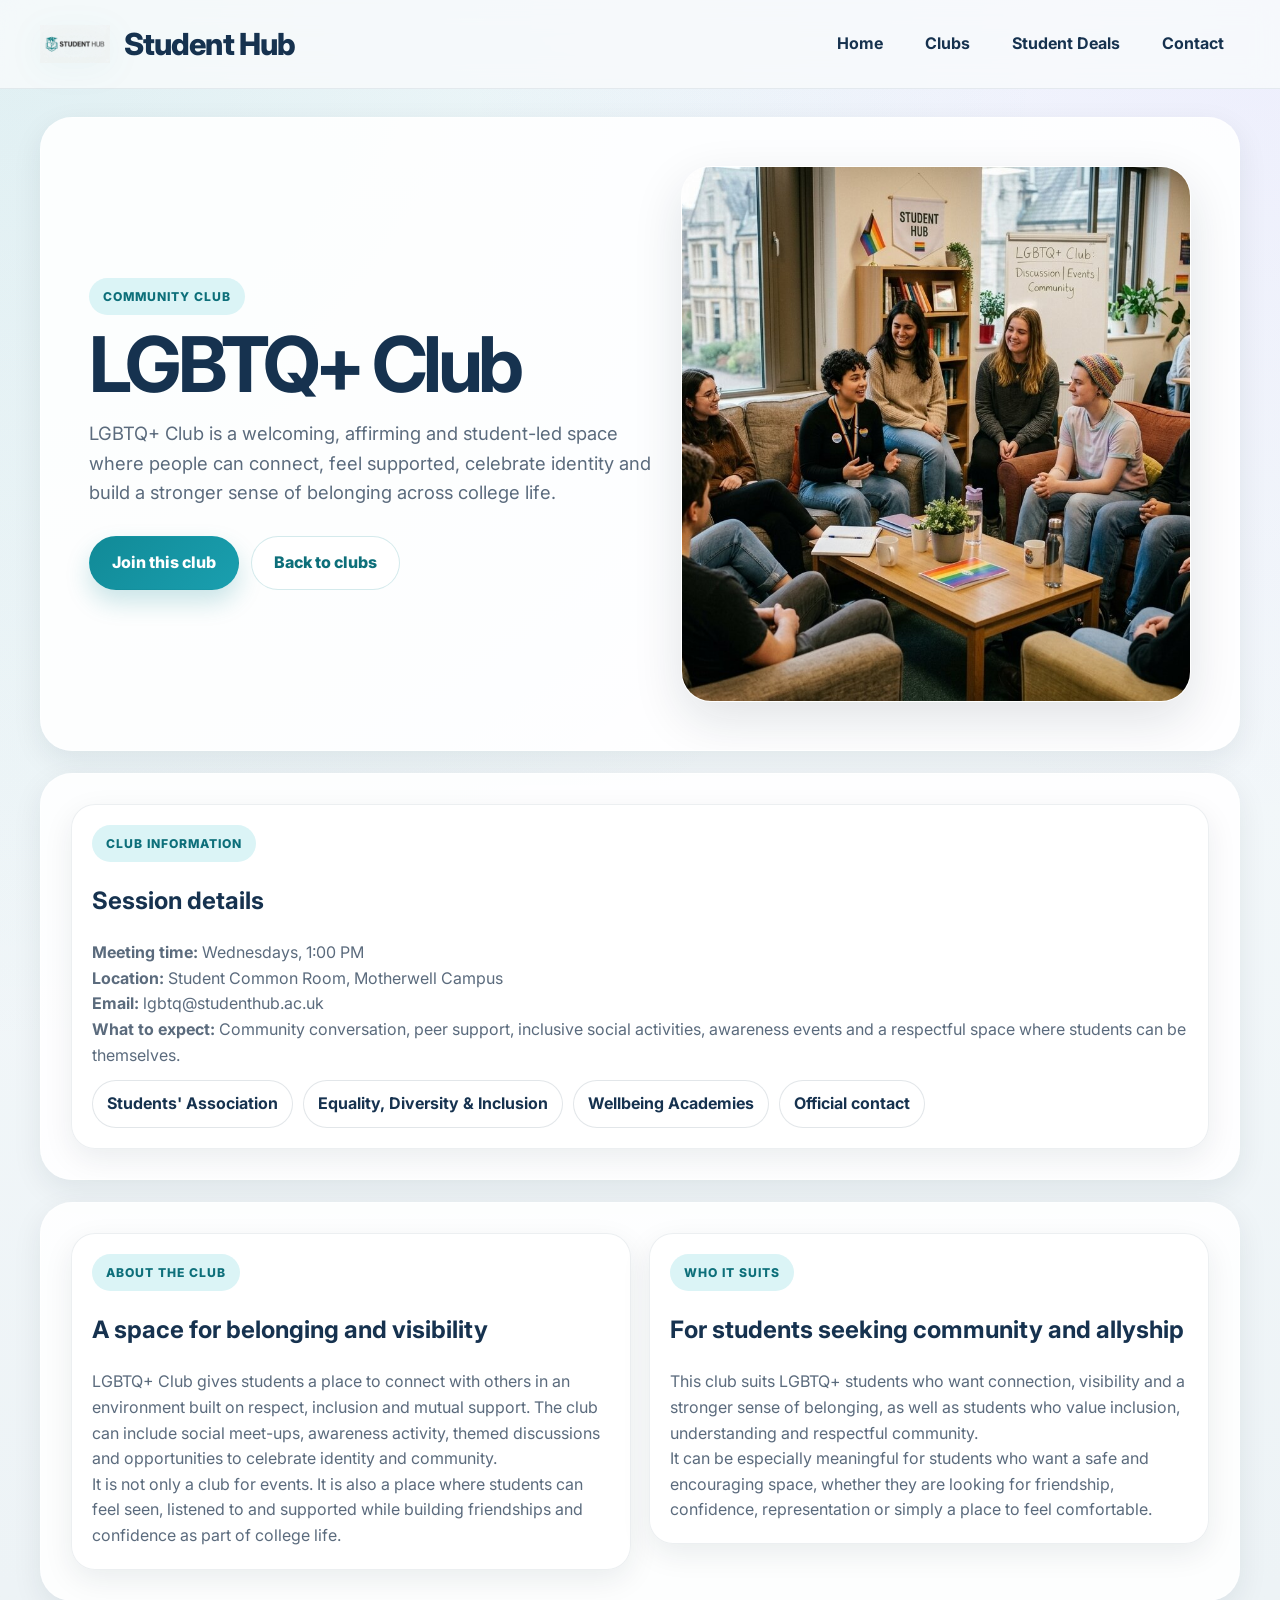
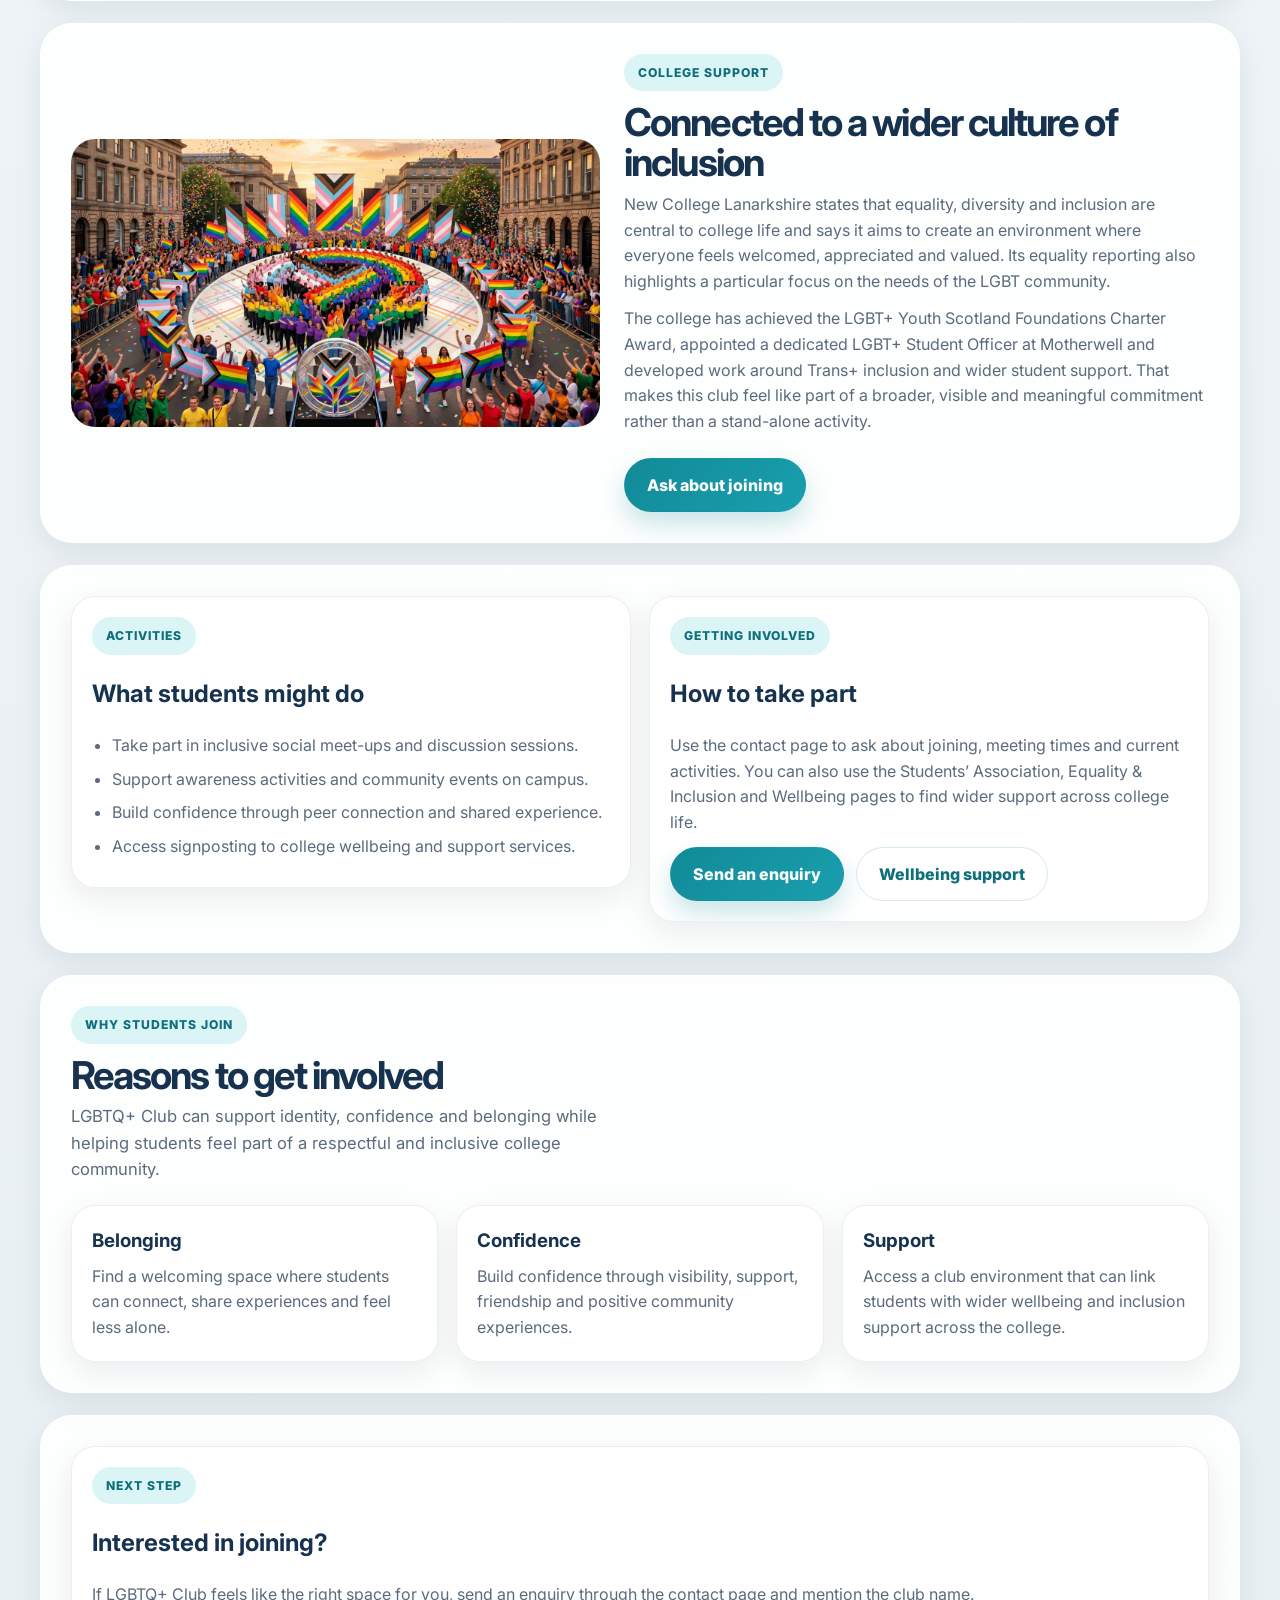
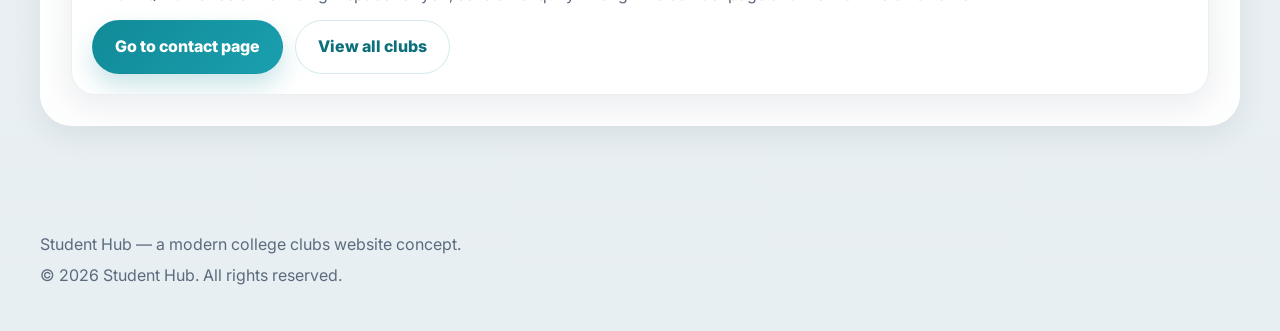
<file: lgbtq-club.html>
<!-- This tells the browser that this file uses HTML5 -->
<!DOCTYPE html>

<!-- This is the main root of the whole page, and the page language is English -->
<html lang="en">
<head>
  <!-- This sets the text encoding so letters and symbols display properly -->
  <meta charset="UTF-8">

  <!-- This helps the page scale correctly on phones, tablets and laptops -->
  <meta name="viewport" content="width=device-width, initial-scale=1.0">

  <!-- This is the page title shown in the browser tab -->
  <title>LGBTQ+ Club - Student Hub</title>

  <!-- This connects early to Google Fonts to help the font load faster -->
  <link rel="preconnect" href="https://fonts.googleapis.com">

  <!-- This connects to the second Google Fonts server -->
  <link rel="preconnect" href="https://fonts.gstatic.com" crossorigin>

  <!-- This imports the Inter font in different font weights -->
  <link href="https://fonts.googleapis.com/css2?family=Inter:wght@400;500;600;700;800&display=swap" rel="stylesheet">

  <!-- This links the main CSS file for all the page styling -->
  <link rel="stylesheet" href="style.css">

  <!-- This links the JavaScript file, and defer means it runs after the HTML loads -->
  <script src="script.js" defer></script>

  <!-- This adds the small icon shown in the browser tab -->
  <link rel="icon" type="image/x-icon" href="icons/favicon.ico">
</head>

<!-- Everything inside body is the visible page content -->
<body>
  <!-- This is the top section of the page with the logo and menu -->
  <header class="site-header">
    <!-- This keeps the content centred and stops it stretching too wide -->
    <div class="container">
      <!-- This is the navigation bar -->
      <nav class="nav">
        <!-- This is the logo area, and it links back to the homepage -->
        <a class="brand" href="index.html" aria-label="Student Hub home">
          <!-- This is the logo image -->
          <img class="brand-logo" src="images/student-hub-logo-header.png" alt="Student Hub logo">

          <!-- This is the website name shown next to the logo -->
          <span class="brand-text">Student Hub</span>
        </a>

        <!-- This is the mobile menu button -->
        <button
          class="menu-toggle"
          type="button"
          aria-label="Toggle navigation"
          aria-expanded="false"
          aria-controls="site-nav"
        >
          <!-- First line of the burger menu icon -->
          <span></span>

          <!-- Second line of the burger menu icon -->
          <span></span>

          <!-- Third line of the burger menu icon -->
          <span></span>
        </button>

        <!-- These are the navigation links -->
        <div class="nav-links" id="site-nav">
          <!-- Link to the homepage -->
          <a href="index.html">Home</a>

          <!-- Link to the clubs page -->
          <a href="clubs.html">Clubs</a>

          <!-- Link to the student deals page -->
          <a href="student-deals.html">Student Deals</a>

          <!-- Link to the contact page -->
          <a href="contact.html">Contact</a>
        </div>
      </nav>
    </div>
  </header>

  <!-- This is the main content area of the page -->
  <main class="container">
    <!-- This is the hero section at the top of the LGBTQ+ Club page -->
    <section class="hero">
      <!-- This creates a layout with text on one side and an image on the other -->
      <div class="hero-grid">
        <!-- This is the text side of the hero section -->
        <div class="hero-copy">
          <!-- Small label above the main heading -->
          <span class="eyebrow">Community club</span>

          <!-- Main heading of the page -->
          <h1>LGBTQ+ Club</h1>

          <!-- Short intro text explaining the club -->
          <p>
            LGBTQ+ Club is a welcoming, affirming and student-led space where people can connect,
            feel supported, celebrate identity and build a stronger sense of belonging across college life.
          </p>

          <!-- These are the main action buttons in the hero section -->
          <div class="hero-actions">
            <!-- Button that takes the user to the contact page -->
            <a class="button" href="contact.html">Join this club</a>

            <!-- Button that takes the user back to the clubs page -->
            <a class="button button-secondary" href="clubs.html">Back to clubs</a>
          </div>
        </div>

        <!-- This is the hero image shown on the right side -->
        <div class="hero-card hero-main-card">
          <!-- Main image for the LGBTQ+ Club page -->
          <img src="images/lgbtq-club.jpg" alt="Students together in an LGBTQ+ Club setting">
        </div>
      </div>
    </section>

    <!-- This section shows the main club information -->
    <section class="section">
      <div class="card">
        <div class="card-body">
          <!-- Small label above the heading -->
          <span class="eyebrow">Club information</span>

          <!-- Main heading for this card -->
          <h2>Session details</h2>

          <!-- Meeting time -->
          <p><strong>Meeting time:</strong> Wednesdays, 1:00 PM</p>

          <!-- Club location -->
          <p><strong>Location:</strong> Student Common Room, Motherwell Campus</p>

          <!-- Club email -->
          <p><strong>Email:</strong> lgbtq@studenthub.ac.uk</p>

          <!-- Short summary of what students can expect -->
          <p>
            <strong>What to expect:</strong> Community conversation, peer support,
            inclusive social activities, awareness events and a respectful space where students can be themselves.
          </p>

          <!-- These are extra support and official links -->
          <div class="social top-gap-12">
            <a href="https://www.nclanarkshire.ac.uk/for-applicants/student-support-and-resources/students-association/" target="_blank" rel="noopener noreferrer">Students' Association</a>
            <a href="https://www.nclanarkshire.ac.uk/corporate/corporate-social-responsibility/equality-diversity-and-inclusion/" target="_blank" rel="noopener noreferrer">Equality, Diversity & Inclusion</a>
            <a href="https://www.nclanarkshire.ac.uk/for-applicants/student-support-and-resources/wellbeing-academies/" target="_blank" rel="noopener noreferrer">Wellbeing Academies</a>
            <a href="https://www.nclanarkshire.ac.uk/corporate/contact-us/" target="_blank" rel="noopener noreferrer">Official contact</a>
          </div>
        </div>
      </div>
    </section>

    <!-- This section explains more about the club and who it is for -->
    <section class="section split">
      <!-- First card with more details about the club -->
      <div class="card">
        <div class="card-body">
          <!-- Small label above the heading -->
          <span class="eyebrow">About the club</span>

          <!-- Main heading -->
          <h2>A space for belonging and visibility</h2>

          <!-- First paragraph about club activities -->
          <p>
            LGBTQ+ Club gives students a place to connect with others in an environment built on respect,
            inclusion and mutual support. The club can include social meet-ups, awareness activity,
            themed discussions and opportunities to celebrate identity and community.
          </p>

          <!-- Second paragraph about the club atmosphere -->
          <p>
            It is not only a club for events. It is also a place where students can feel seen,
            listened to and supported while building friendships and confidence as part of college life.
          </p>
        </div>
      </div>

      <!-- Second card explaining who the club suits -->
      <div class="card">
        <div class="card-body">
          <!-- Small label above the heading -->
          <span class="eyebrow">Who it suits</span>

          <!-- Main heading -->
          <h2>For students seeking community and allyship</h2>

          <!-- First paragraph about who can join -->
          <p>
            This club suits LGBTQ+ students who want connection, visibility and a stronger sense of belonging,
            as well as students who value inclusion, understanding and respectful community.
          </p>

          <!-- Second paragraph about the type of students it may suit -->
          <p>
            It can be especially meaningful for students who want a safe and encouraging space,
            whether they are looking for friendship, confidence, representation or simply a place to feel comfortable.
          </p>
        </div>
      </div>
    </section>

    <!-- This section shows another image and explains the wider college support -->
    <section class="section">
      <div class="media-grid">
        <!-- This is the image side of the section -->
        <div class="media-box">
          <img src="images/lgbtq-club-poster.jpg" alt="Supportive LGBTQ+ visual representing pride, inclusion and student community">
        </div>

        <!-- This is the text side of the section -->
        <div class="media-copy">
          <!-- Small label above the heading -->
          <span class="eyebrow">College support</span>

          <!-- Main heading -->
          <h2>Connected to a wider culture of inclusion</h2>

          <!-- First paragraph about college inclusion -->
          <p>
            New College Lanarkshire states that equality, diversity and inclusion are central to college life
            and says it aims to create an environment where everyone feels welcomed, appreciated and valued.
            Its equality reporting also highlights a particular focus on the needs of the LGBT community.
          </p>

          <!-- Second paragraph about wider support -->
          <p>
            The college has achieved the LGBT+ Youth Scotland Foundations Charter Award, appointed a dedicated LGBT+ Student Officer
            at Motherwell and developed work around Trans+ inclusion and wider student support.
            That makes this club feel like part of a broader, visible and meaningful commitment rather than a stand-alone activity.
          </p>

          <!-- Button linking to the contact page -->
          <a class="button top-gap-12" href="contact.html">Ask about joining</a>
        </div>
      </div>
    </section>

    <!-- This section shows activities and how to get involved -->
    <section class="section split">
      <!-- First card with example activities -->
      <div class="card">
        <div class="card-body">
          <!-- Small label above the heading -->
          <span class="eyebrow">Activities</span>

          <!-- Main heading -->
          <h2>What students might do</h2>

          <!-- List of possible club activities -->
          <ul class="clean-list">
            <li>Take part in inclusive social meet-ups and discussion sessions.</li>
            <li>Support awareness activities and community events on campus.</li>
            <li>Build confidence through peer connection and shared experience.</li>
            <li>Access signposting to college wellbeing and support services.</li>
          </ul>
        </div>
      </div>

      <!-- Second card with joining information -->
      <div class="card">
        <div class="card-body">
          <!-- Small label above the heading -->
          <span class="eyebrow">Getting involved</span>

          <!-- Main heading -->
          <h2>How to take part</h2>

          <!-- Short explanation text -->
          <p>
            Use the contact page to ask about joining, meeting times and current activities.
            You can also use the Students’ Association, Equality & Inclusion and Wellbeing pages to find wider support across college life.
          </p>

          <!-- Buttons for joining and wellbeing support -->
          <div class="hero-actions top-gap-12">
            <a class="button" href="contact.html">Send an enquiry</a>
            <a class="button button-secondary" href="https://www.nclanarkshire.ac.uk/for-applicants/student-support-and-resources/wellbeing-academies/" target="_blank" rel="noopener noreferrer">Wellbeing support</a>
          </div>
        </div>
      </div>
    </section>

    <!-- This section explains why students might join -->
    <section class="section">
      <!-- Heading area for the section -->
      <div class="section-heading">
        <!-- Small label above the heading -->
        <span class="eyebrow">Why students join</span>

        <!-- Main heading -->
        <h2>Reasons to get involved</h2>

        <!-- Short intro text -->
        <p>
          LGBTQ+ Club can support identity, confidence and belonging while helping students feel part of a respectful and inclusive college community.
        </p>
      </div>

      <!-- This row holds the three reason cards -->
      <div class="cards-row">
        <!-- First reason card -->
        <article class="card">
          <div class="card-body">
            <h3>Belonging</h3>
            <p>Find a welcoming space where students can connect, share experiences and feel less alone.</p>
          </div>
        </article>

        <!-- Second reason card -->
        <article class="card">
          <div class="card-body">
            <h3>Confidence</h3>
            <p>Build confidence through visibility, support, friendship and positive community experiences.</p>
          </div>
        </article>

        <!-- Third reason card -->
        <article class="card">
          <div class="card-body">
            <h3>Support</h3>
            <p>Access a club environment that can link students with wider wellbeing and inclusion support across the college.</p>
          </div>
        </article>
      </div>
    </section>

    <!-- This is the final call-to-action section -->
    <section class="section">
      <div class="card">
        <div class="card-body">
          <!-- Small label above the heading -->
          <span class="eyebrow">Next step</span>

          <!-- Main heading -->
          <h2>Interested in joining?</h2>

          <!-- Final message for the user -->
          <p>
            If LGBTQ+ Club feels like the right space for you, send an enquiry through the contact page and mention the club name.
          </p>

          <!-- Final action buttons -->
          <div class="hero-actions top-gap-12">
            <a class="button" href="contact.html">Go to contact page</a>
            <a class="button button-secondary" href="clubs.html">View all clubs</a>
          </div>
        </div>
      </div>
    </section>
  </main>

  <!-- This is the footer at the bottom of the page -->
  <footer class="footer">
    <!-- Container keeps the footer content aligned with the rest of the page -->
    <div class="container">
      <!-- Short footer text about the website -->
      <p>Student Hub — a modern college clubs website concept.</p>

      <!-- Copyright text -->
      <p>&copy; 2026 Student Hub. All rights reserved.</p>
    </div>
  </footer>
</body>
</html>
</file>
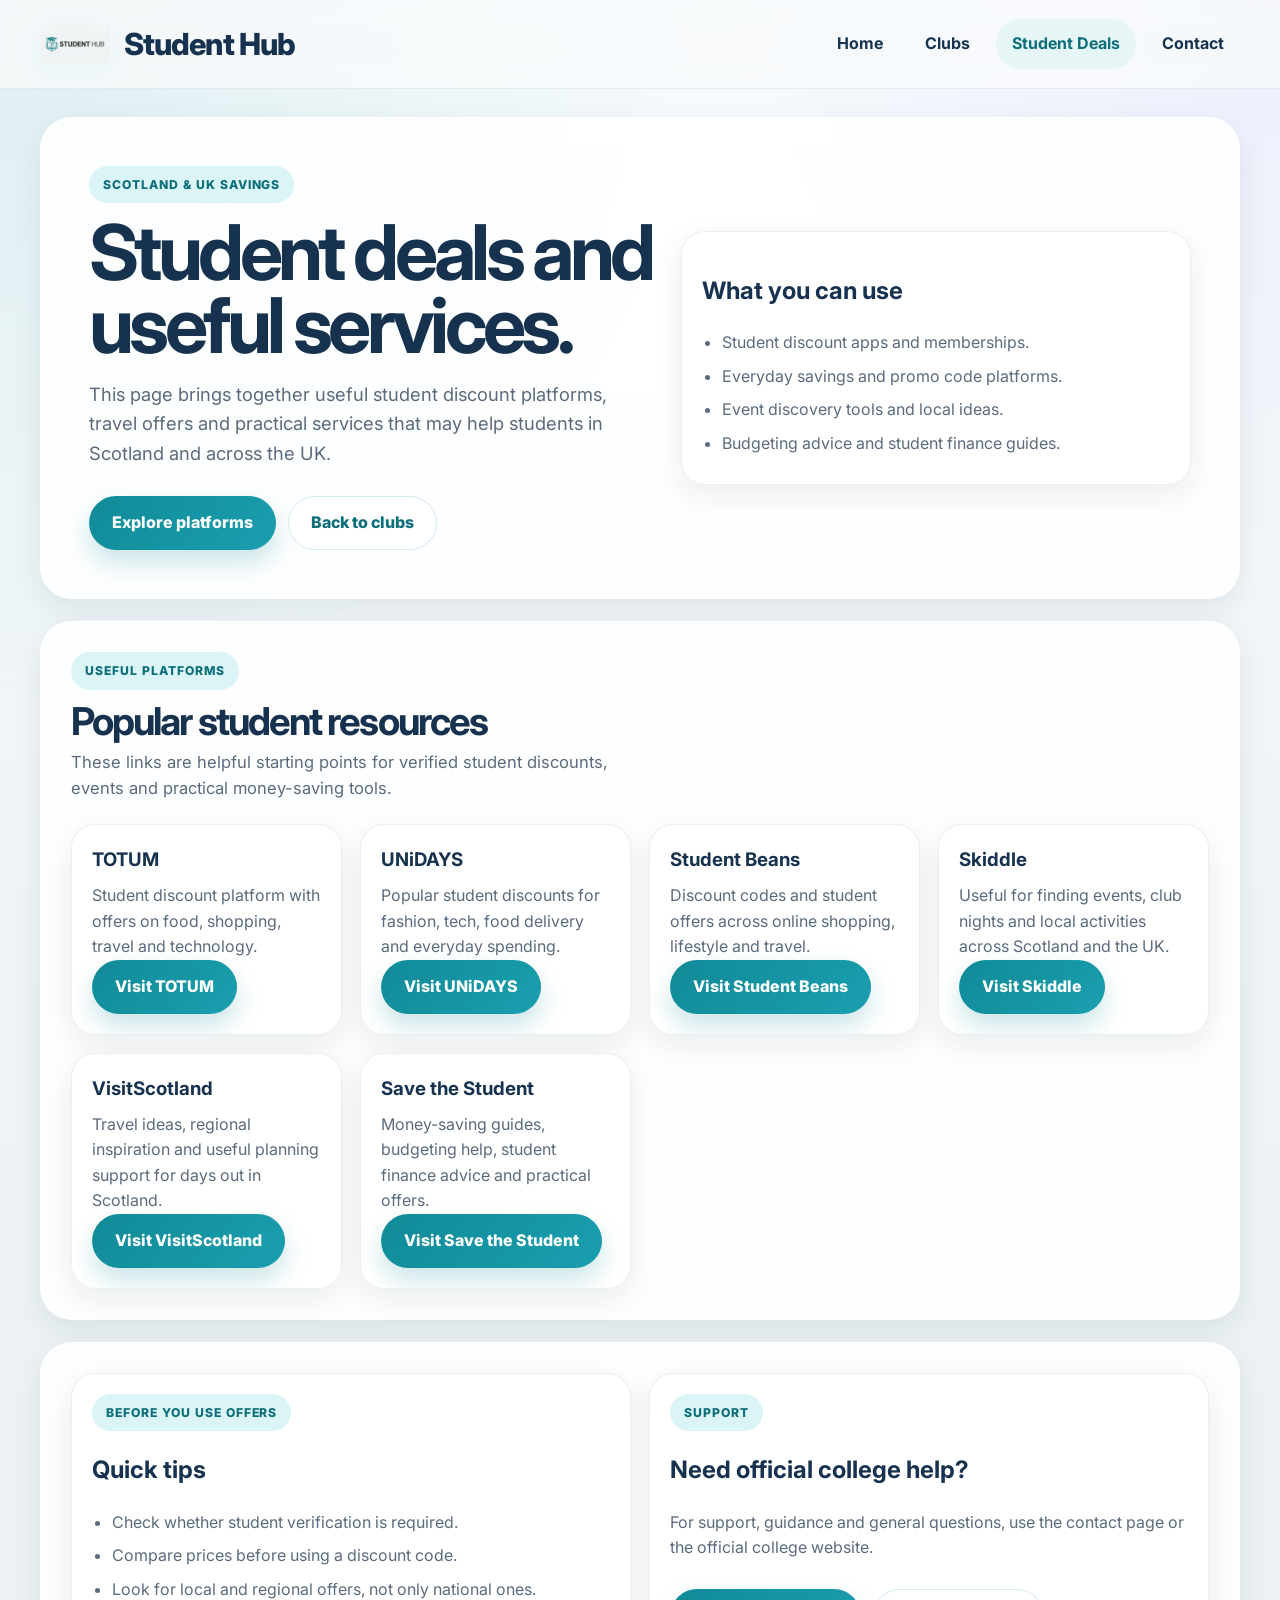
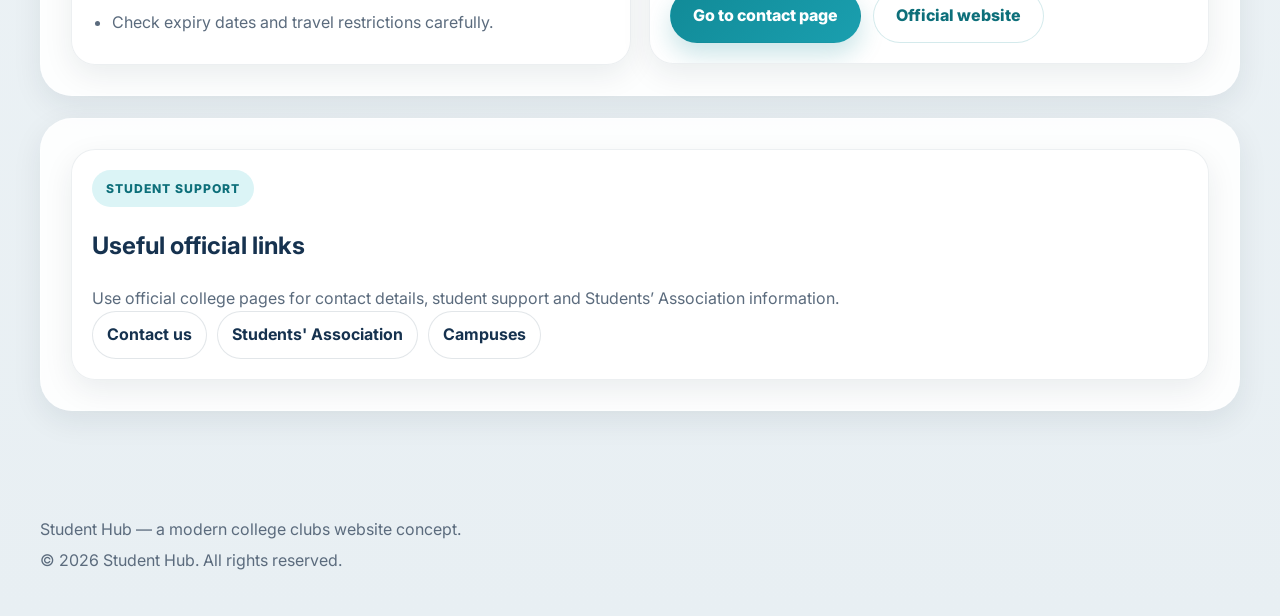
<file: student-deals.html>
<!-- This tells the browser that this file uses HTML5 -->
<!DOCTYPE html>

<!-- This is the main root of the whole page, and the page language is English -->
<html lang="en">
<head>
  <!-- This sets the text encoding so letters and symbols display properly -->
  <meta charset="UTF-8">

  <!-- This helps the page scale correctly on phones, tablets and laptops -->
  <meta name="viewport" content="width=device-width, initial-scale=1.0">

  <!-- This is the page title shown in the browser tab -->
  <title>Student Deals - Student Hub</title>

  <!-- This connects early to Google Fonts to help the font load faster -->
  <link rel="preconnect" href="https://fonts.googleapis.com">

  <!-- This connects to the second Google Fonts server -->
  <link rel="preconnect" href="https://fonts.gstatic.com" crossorigin>

  <!-- This imports the Inter font in different font weights -->
  <link href="https://fonts.googleapis.com/css2?family=Inter:wght@400;500;600;700;800&display=swap" rel="stylesheet">

  <!-- This links the main CSS file for all the page styling -->
  <link rel="stylesheet" href="style.css">

  <!-- This links the JavaScript file, and defer means it runs after the HTML loads -->
  <script src="script.js" defer></script>

  <!-- This adds the small icon shown in the browser tab -->
  <link rel="icon" type="image/x-icon" href="icons/favicon.ico">
</head>

<!-- Everything inside body is the visible page content -->
<body>
  <!-- This is the top section of the page with the logo and menu -->
  <header class="site-header">
    <!-- This keeps the content centred and stops it stretching too wide -->
    <div class="container">
      <!-- This is the navigation bar -->
      <nav class="nav">
        <!-- This is the logo area, and it links back to the homepage -->
        <a class="brand" href="index.html" aria-label="Student Hub home">
          <!-- This is the logo image -->
          <img class="brand-logo" src="images/student-hub-logo-header.png" alt="Student Hub logo">

          <!-- This is the website name shown next to the logo -->
          <span class="brand-text">Student Hub</span>
        </a>

        <!-- This is the mobile menu button -->
        <button
          class="menu-toggle"
          type="button"
          aria-label="Toggle navigation"
          aria-expanded="false"
          aria-controls="site-nav"
        >
          <!-- First line of the burger menu icon -->
          <span></span>

          <!-- Second line of the burger menu icon -->
          <span></span>

          <!-- Third line of the burger menu icon -->
          <span></span>
        </button>

        <!-- These are the navigation links -->
        <div class="nav-links" id="site-nav">
          <!-- Link to the homepage -->
          <a href="index.html">Home</a>

          <!-- Link to the clubs page -->
          <a href="clubs.html">Clubs</a>

          <!-- Link to the student deals page -->
          <a href="student-deals.html">Student Deals</a>

          <!-- Link to the contact page -->
          <a href="contact.html">Contact</a>
        </div>
      </nav>
    </div>
  </header>

  <!-- This is the main content area of the page -->
  <main class="container">
    <!-- This is the hero section at the top of the student deals page -->
    <section class="hero">
      <!-- This creates a layout with text on one side and a card on the other -->
      <div class="hero-grid">
        <!-- This is the text side of the hero section -->
        <div class="hero-copy">
          <!-- Small label above the main heading -->
          <span class="eyebrow">Scotland & UK savings</span>

          <!-- Main heading of the page -->
          <h1>Student deals and useful services.</h1>

          <!-- Short intro text explaining the purpose of the page -->
          <p>
            This page brings together useful student discount platforms, travel offers and
            practical services that may help students in Scotland and across the UK.
          </p>

          <!-- These are the main action buttons in the hero section -->
          <div class="hero-actions">
            <!-- Button that jumps down to the platforms section -->
            <a class="button" href="#platforms">Explore platforms</a>

            <!-- Button that takes the user back to the clubs page -->
            <a class="button button-secondary" href="clubs.html">Back to clubs</a>
          </div>
        </div>

        <!-- This card gives a quick overview of what students can use -->
        <div class="card">
          <div class="card-body">
            <!-- Small heading for the card -->
            <h2>What you can use</h2>

            <!-- List of the main types of student resources -->
            <ul class="clean-list">
              <li>Student discount apps and memberships.</li>
              <li>Everyday savings and promo code platforms.</li>
              <li>Event discovery tools and local ideas.</li>
              <li>Budgeting advice and student finance guides.</li>
            </ul>
          </div>
        </div>
      </div>
    </section>

    <!-- This section shows the main student discount platforms -->
    <section class="section" id="platforms">
      <!-- Heading area for the section -->
      <div class="section-heading">
        <!-- Small label above the heading -->
        <span class="eyebrow">Useful platforms</span>

        <!-- Main heading for the section -->
        <h2>Popular student resources</h2>

        <!-- Short text explaining the section -->
        <p>
          These links are helpful starting points for verified student discounts, events and practical money-saving tools.
        </p>
      </div>

      <!-- This grid holds all the resource cards -->
      <div class="grid">
        <!-- TOTUM card -->
        <article class="card">
          <div class="card-body">
            <!-- Platform name -->
            <h3>TOTUM</h3>

            <!-- Short platform description -->
            <p>Student discount platform with offers on food, shopping, travel and technology.</p>

            <!-- Button linking to the TOTUM website -->
            <a class="button top-gap-12" href="https://totum.com/" target="_blank" rel="noopener noreferrer">Visit TOTUM</a>
          </div>
        </article>

        <!-- UNiDAYS card -->
        <article class="card">
          <div class="card-body">
            <!-- Platform name -->
            <h3>UNiDAYS</h3>

            <!-- Short platform description -->
            <p>Popular student discounts for fashion, tech, food delivery and everyday spending.</p>

            <!-- Button linking to the UNiDAYS website -->
            <a class="button top-gap-12" href="https://www.myunidays.com/GB/en-GB" target="_blank" rel="noopener noreferrer">Visit UNiDAYS</a>
          </div>
        </article>

        <!-- Student Beans card -->
        <article class="card">
          <div class="card-body">
            <!-- Platform name -->
            <h3>Student Beans</h3>

            <!-- Short platform description -->
            <p>Discount codes and student offers across online shopping, lifestyle and travel.</p>

            <!-- Button linking to the Student Beans website -->
            <a class="button top-gap-12" href="https://www.studentbeans.com/uk" target="_blank" rel="noopener noreferrer">Visit Student Beans</a>
          </div>
        </article>

        <!-- Skiddle card -->
        <article class="card">
          <div class="card-body">
            <!-- Platform name -->
            <h3>Skiddle</h3>

            <!-- Short platform description -->
            <p>Useful for finding events, club nights and local activities across Scotland and the UK.</p>

            <!-- Button linking to the Skiddle website -->
            <a class="button top-gap-12" href="https://www.skiddle.com/" target="_blank" rel="noopener noreferrer">Visit Skiddle</a>
          </div>
        </article>

        <!-- VisitScotland card -->
        <article class="card">
          <div class="card-body">
            <!-- Platform name -->
            <h3>VisitScotland</h3>

            <!-- Short platform description -->
            <p>Travel ideas, regional inspiration and useful planning support for days out in Scotland.</p>

            <!-- Button linking to the VisitScotland website -->
            <a class="button top-gap-12" href="https://www.visitscotland.com/" target="_blank" rel="noopener noreferrer">Visit VisitScotland</a>
          </div>
        </article>

        <!-- Save the Student card -->
        <article class="card">
          <div class="card-body">
            <!-- Platform name -->
            <h3>Save the Student</h3>

            <!-- Short platform description -->
            <p>Money-saving guides, budgeting help, student finance advice and practical offers.</p>

            <!-- Button linking to the Save the Student website -->
            <a class="button top-gap-12" href="https://www.savethestudent.org/" target="_blank" rel="noopener noreferrer">Visit Save the Student</a>
          </div>
        </article>
      </div>
    </section>

    <!-- This section gives extra advice and support -->
    <section class="section split">
      <!-- First card with quick tips -->
      <div class="card">
        <div class="card-body">
          <!-- Small label above the heading -->
          <span class="eyebrow">Before you use offers</span>

          <!-- Main heading -->
          <h2>Quick tips</h2>

          <!-- List of practical tips for using deals -->
          <ul class="clean-list">
            <li>Check whether student verification is required.</li>
            <li>Compare prices before using a discount code.</li>
            <li>Look for local and regional offers, not only national ones.</li>
            <li>Check expiry dates and travel restrictions carefully.</li>
          </ul>
        </div>
      </div>

      <!-- Second card with official support links -->
      <div class="card">
        <div class="card-body">
          <!-- Small label above the heading -->
          <span class="eyebrow">Support</span>

          <!-- Main heading -->
          <h2>Need official college help?</h2>

          <!-- Short explanation text -->
          <p>
            For support, guidance and general questions, use the contact page or the official college website.
          </p>

          <!-- Buttons for support links -->
          <div class="hero-actions">
            <!-- Button linking to the contact page -->
            <a class="button" href="contact.html">Go to contact page</a>

            <!-- Button linking to the official college website -->
            <a class="button button-secondary" href="https://www.nclanarkshire.ac.uk" target="_blank" rel="noopener noreferrer">Official website</a>
          </div>
        </div>
      </div>
    </section>

    <!-- This section gives a few useful official college links -->
    <section class="section">
      <div class="card">
        <div class="card-body">
          <!-- Small label above the heading -->
          <span class="eyebrow">Student support</span>

          <!-- Main heading -->
          <h2>Useful official links</h2>

          <!-- Short explanation text -->
          <p>
            Use official college pages for contact details, student support and Students’ Association information.
          </p>

          <!-- These are the official support links -->
          <div class="social">
            <a href="https://www.nclanarkshire.ac.uk/corporate/contact-us/" target="_blank" rel="noopener noreferrer">Contact us</a>
            <a href="https://www.nclanarkshire.ac.uk/for-applicants/student-support-and-resources/students-association/" target="_blank" rel="noopener noreferrer">Students' Association</a>
            <a href="https://www.nclanarkshire.ac.uk/locations-and-facilities/" target="_blank" rel="noopener noreferrer">Campuses</a>
          </div>
        </div>
      </div>
    </section>
  </main>

  <!-- This is the footer at the bottom of the page -->
  <footer class="footer">
    <!-- Container keeps the footer content aligned with the rest of the page -->
    <div class="container">
      <!-- Short footer text about the website -->
      <p>Student Hub — a modern college clubs website concept.</p>

      <!-- Copyright text -->
      <p>&copy; 2026 Student Hub. All rights reserved.</p>
    </div>
  </footer>
</body>
</html>
</file>
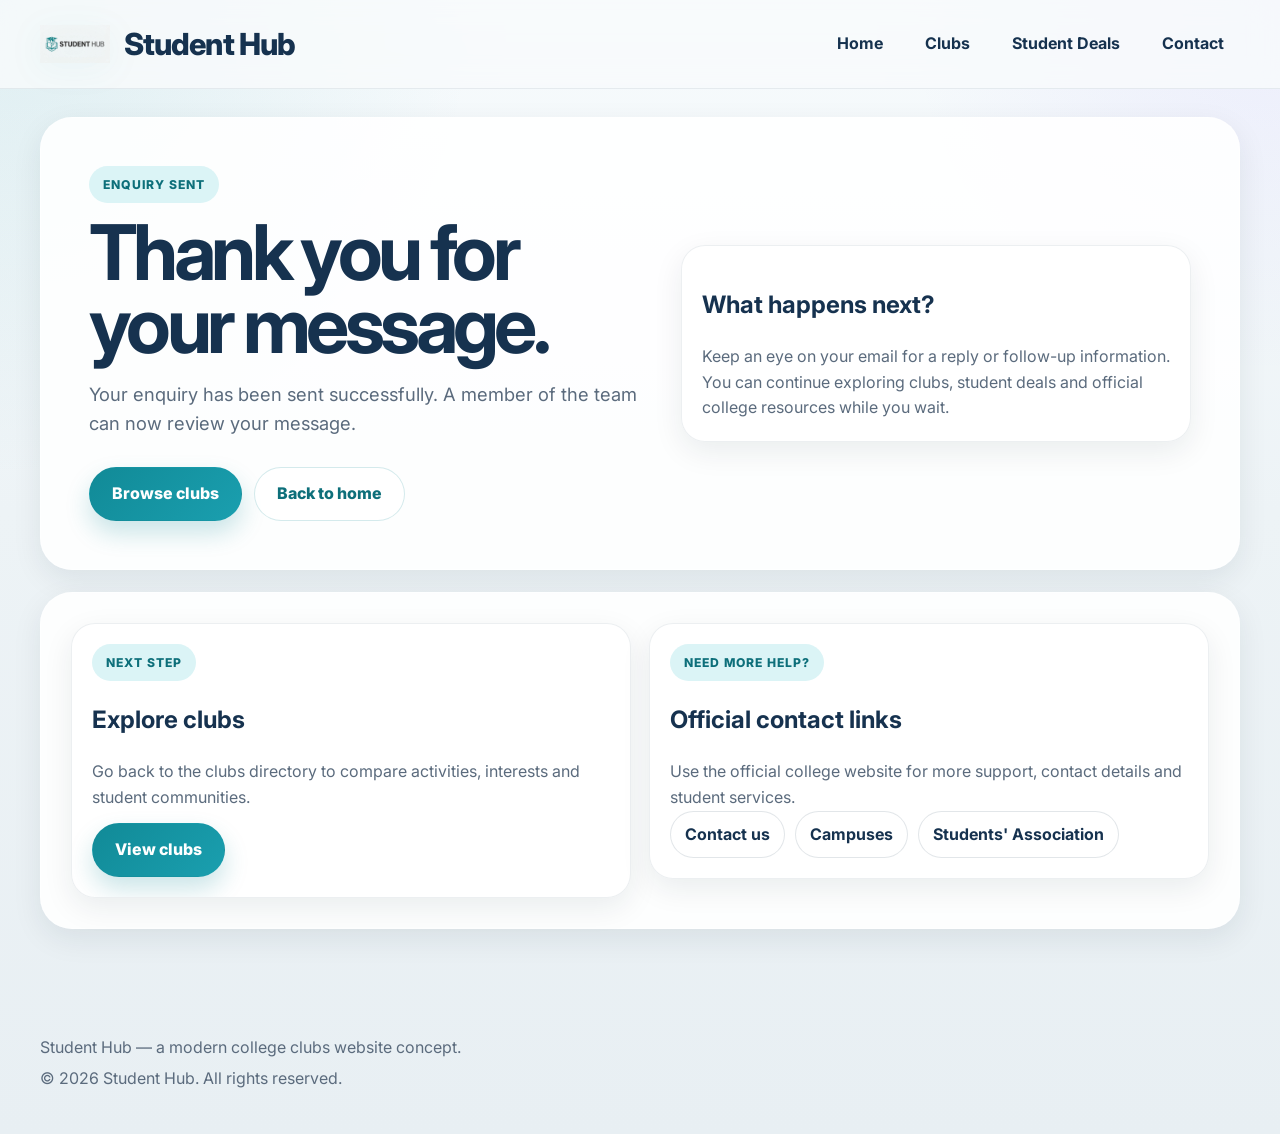
<file: thank-you.html>
<!-- This tells the browser that this file uses HTML5 -->
<!DOCTYPE html>

<!-- This is the main root of the whole page, and the page language is English -->
<html lang="en">
<head>
  <!-- This sets the text encoding so letters and symbols display properly -->
  <meta charset="UTF-8">

  <!-- This helps the page scale correctly on phones, tablets and laptops -->
  <meta name="viewport" content="width=device-width, initial-scale=1.0">

  <!-- This is the page title shown in the browser tab -->
  <title>Thank You - Student Hub</title>

  <!-- This connects early to Google Fonts to help the font load faster -->
  <link rel="preconnect" href="https://fonts.googleapis.com">

  <!-- This connects to the second Google Fonts server -->
  <link rel="preconnect" href="https://fonts.gstatic.com" crossorigin>

  <!-- This imports the Inter font in different font weights -->
  <link href="https://fonts.googleapis.com/css2?family=Inter:wght@400;500;600;700;800&display=swap" rel="stylesheet">

  <!-- This links the main CSS file for all the page styling -->
  <link rel="stylesheet" href="style.css">

  <!-- This links the JavaScript file, and defer means it runs after the HTML loads -->
  <script src="script.js" defer></script>

  <!-- This adds the small icon shown in the browser tab -->
  <link rel="icon" type="image/x-icon" href="icons/favicon.ico">
</head>

<!-- Everything inside body is the visible page content -->
<body>
  <!-- This is the top section of the page with the logo and menu -->
  <header class="site-header">
    <!-- This keeps the content centred and stops it stretching too wide -->
    <div class="container">
      <!-- This is the navigation bar -->
      <nav class="nav">
        <!-- This is the logo area, and it links back to the homepage -->
        <a class="brand" href="index.html" aria-label="Student Hub home">
          <!-- This is the logo image -->
          <img class="brand-logo" src="images/student-hub-logo-header.png" alt="Student Hub logo">

          <!-- This is the website name shown next to the logo -->
          <span class="brand-text">Student Hub</span>
        </a>

        <!-- This is the mobile menu button -->
        <button
          class="menu-toggle"
          type="button"
          aria-label="Toggle navigation"
          aria-expanded="false"
          aria-controls="site-nav"
        >
          <!-- First line of the burger menu icon -->
          <span></span>

          <!-- Second line of the burger menu icon -->
          <span></span>

          <!-- Third line of the burger menu icon -->
          <span></span>
        </button>

        <!-- These are the navigation links -->
        <div class="nav-links" id="site-nav">
          <!-- Link to the homepage -->
          <a href="index.html">Home</a>

          <!-- Link to the clubs page -->
          <a href="clubs.html">Clubs</a>

          <!-- Link to the student deals page -->
          <a href="student-deals.html">Student Deals</a>

          <!-- Link to the contact page -->
          <a href="contact.html">Contact</a>
        </div>
      </nav>
    </div>
  </header>

  <!-- This is the main content area of the page -->
  <main class="container">
    <!-- This is the hero section at the top of the thank you page -->
    <section class="hero">
      <!-- This creates a layout with text on one side and a card on the other -->
      <div class="hero-grid">
        <!-- This is the text side of the hero section -->
        <div class="hero-copy">
          <!-- Small label above the main heading -->
          <span class="eyebrow">Enquiry sent</span>

          <!-- Main heading of the page -->
          <h1>Thank you for your message.</h1>

          <!-- Short message confirming the enquiry was sent -->
          <p>
            Your enquiry has been sent successfully. A member of the team can now review your message.
          </p>

          <!-- These are the main action buttons in the hero section -->
          <div class="hero-actions">
            <!-- Button that takes the user to the clubs page -->
            <a class="button" href="clubs.html">Browse clubs</a>

            <!-- Button that takes the user back to the homepage -->
            <a class="button button-secondary" href="index.html">Back to home</a>
          </div>
        </div>

        <!-- This card gives a quick message about what happens next -->
        <div class="card">
          <div class="card-body">
            <!-- Main heading for the card -->
            <h2>What happens next?</h2>

            <!-- Short follow-up message -->
            <p>Keep an eye on your email for a reply or follow-up information.</p>

            <!-- Extra message with next steps -->
            <p>You can continue exploring clubs, student deals and official college resources while you wait.</p>
          </div>
        </div>
      </div>
    </section>

    <!-- This section gives the user two next-step options -->
    <section class="section split">
      <!-- First card for going back to clubs -->
      <div class="card">
        <div class="card-body">
          <!-- Small label above the heading -->
          <span class="eyebrow">Next step</span>

          <!-- Main heading -->
          <h2>Explore clubs</h2>

          <!-- Short explanation text -->
          <p>
            Go back to the clubs directory to compare activities, interests and student communities.
          </p>

          <!-- Button linking to the clubs page -->
          <a class="button top-gap-12" href="clubs.html">View clubs</a>
        </div>
      </div>

      <!-- Second card with official support links -->
      <div class="card">
        <div class="card-body">
          <!-- Small label above the heading -->
          <span class="eyebrow">Need more help?</span>

          <!-- Main heading -->
          <h2>Official contact links</h2>

          <!-- Short explanation text -->
          <p>
            Use the official college website for more support, contact details and student services.
          </p>

          <!-- These are the official support links -->
          <div class="social">
            <a href="https://www.nclanarkshire.ac.uk/corporate/contact-us/" target="_blank" rel="noopener noreferrer">Contact us</a>
            <a href="https://www.nclanarkshire.ac.uk/locations-and-facilities/" target="_blank" rel="noopener noreferrer">Campuses</a>
            <a href="https://www.nclanarkshire.ac.uk/for-applicants/student-support-and-resources/students-association/" target="_blank" rel="noopener noreferrer">Students' Association</a>
          </div>
        </div>
      </div>
    </section>
  </main>

  <!-- This is the footer at the bottom of the page -->
  <footer class="footer">
    <!-- Container keeps the footer content aligned with the rest of the page -->
    <div class="container">
      <!-- Short footer text about the website -->
      <p>Student Hub — a modern college clubs website concept.</p>

      <!-- Copyright text -->
      <p>&copy; 2026 Student Hub. All rights reserved.</p>
    </div>
  </footer>
</body>
</html>
</file>
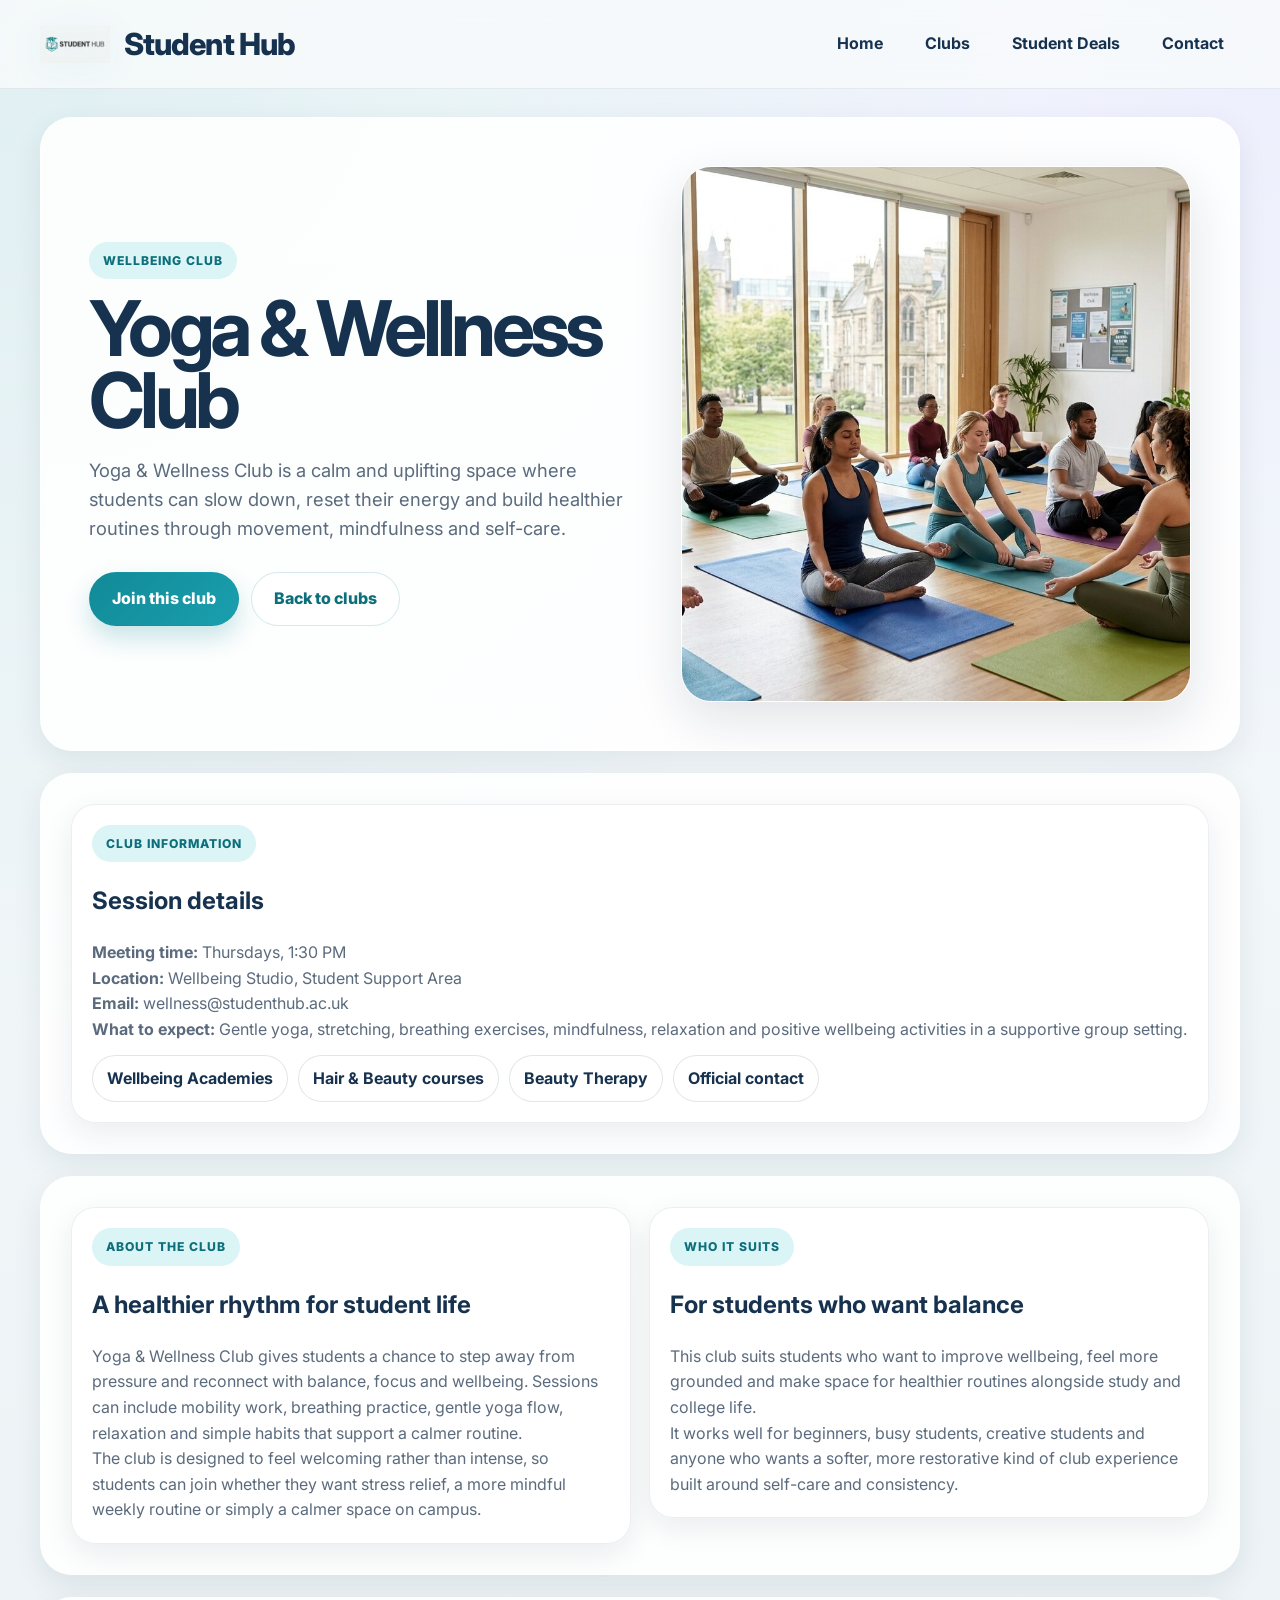
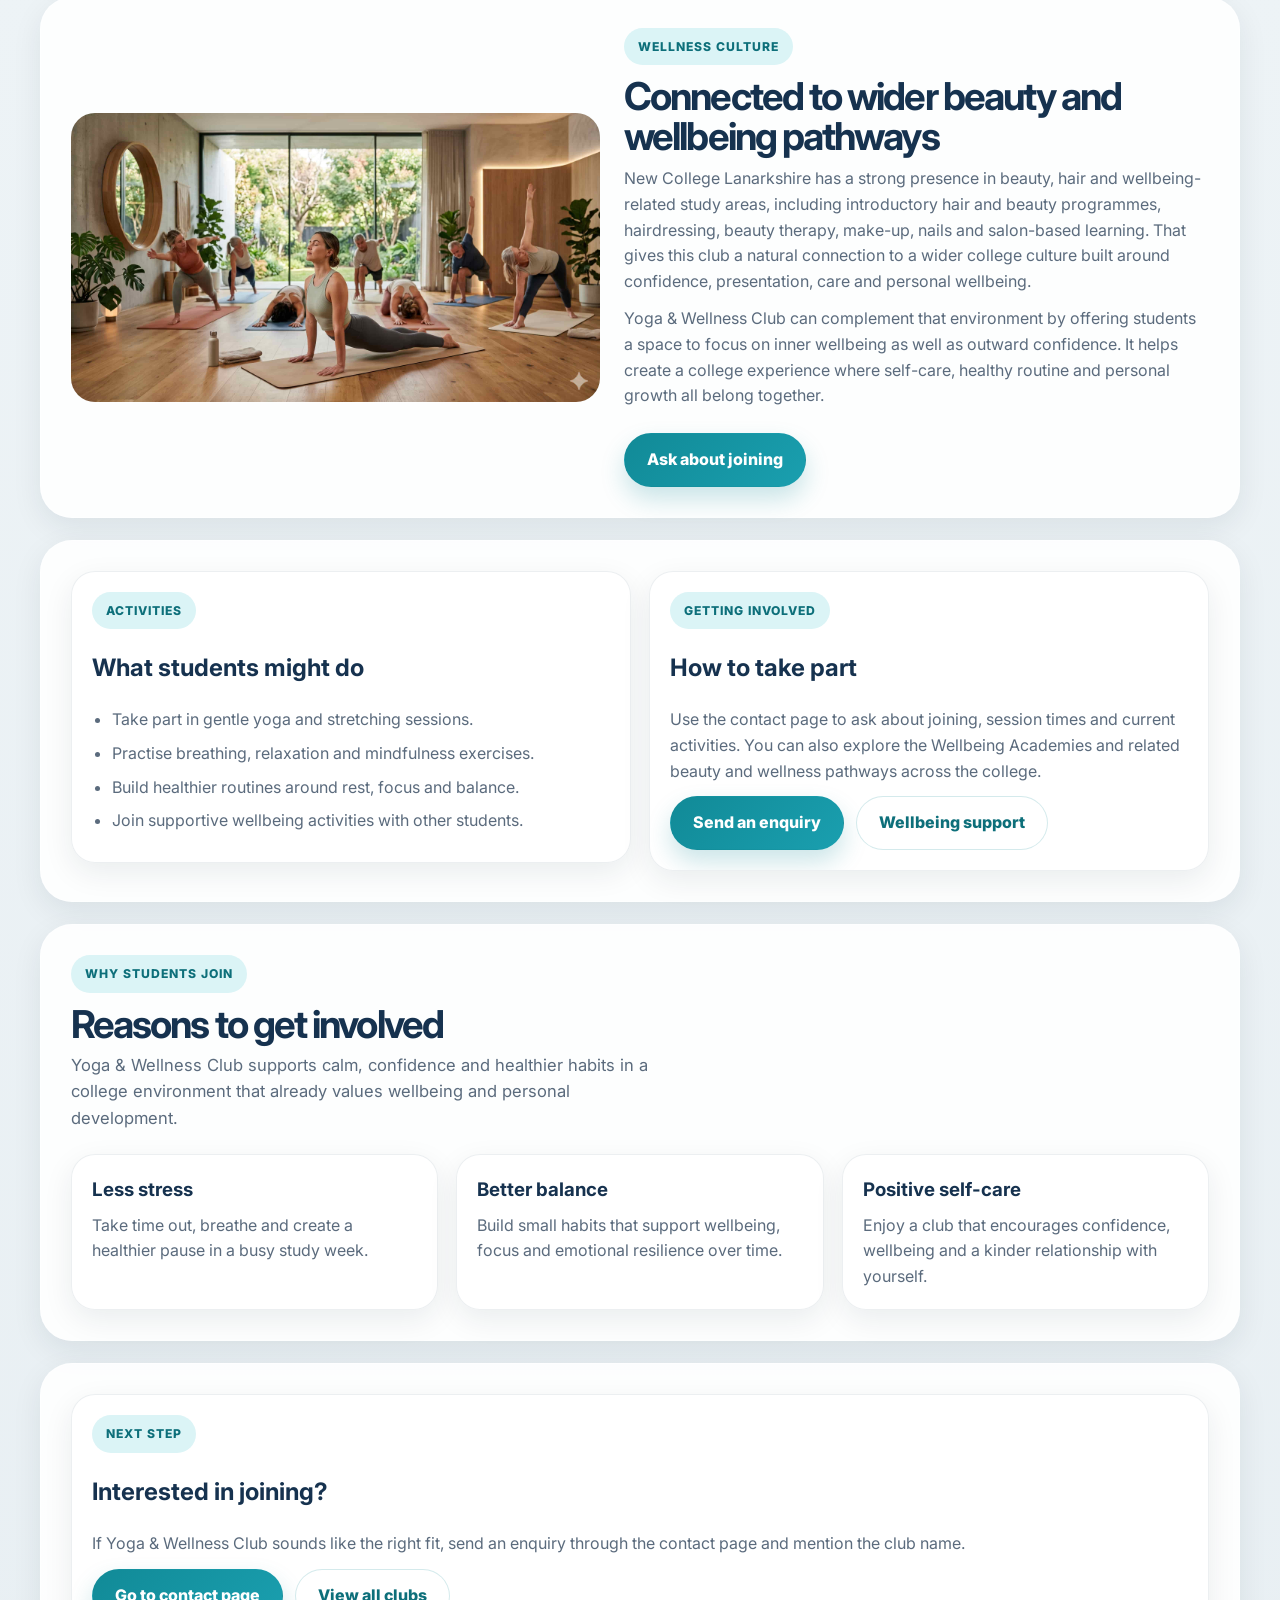
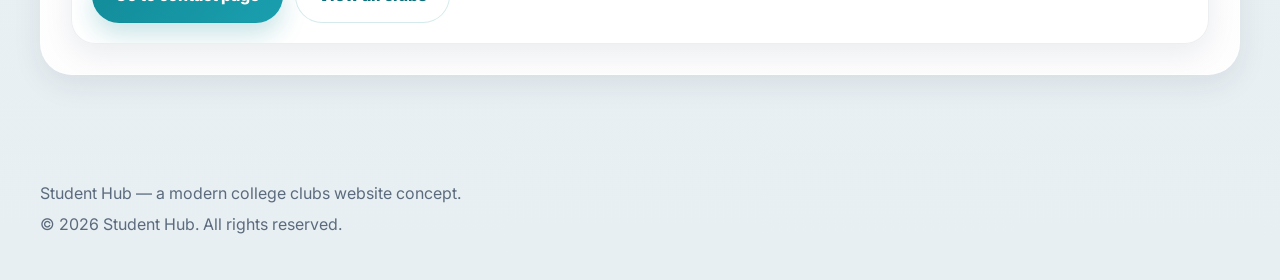
<file: yoga-wellness-club.html>
<!-- This tells the browser that this file uses HTML5 -->
<!DOCTYPE html>

<!-- This is the main root of the whole page, and the page language is English -->
<html lang="en">
<head>
  <!-- This sets the text encoding so letters and symbols display properly -->
  <meta charset="UTF-8">

  <!-- This helps the page scale correctly on phones, tablets and laptops -->
  <meta name="viewport" content="width=device-width, initial-scale=1.0">

  <!-- This is the page title shown in the browser tab -->
  <title>Yoga & Wellness Club - Student Hub</title>

  <!-- This connects early to Google Fonts to help the font load faster -->
  <link rel="preconnect" href="https://fonts.googleapis.com">

  <!-- This connects to the second Google Fonts server -->
  <link rel="preconnect" href="https://fonts.gstatic.com" crossorigin>

  <!-- This imports the Inter font in different font weights -->
  <link href="https://fonts.googleapis.com/css2?family=Inter:wght@400;500;600;700;800&display=swap" rel="stylesheet">

  <!-- This links the main CSS file for all the page styling -->
  <link rel="stylesheet" href="style.css">

  <!-- This links the JavaScript file, and defer means it runs after the HTML loads -->
  <script src="script.js" defer></script>

  <!-- This adds the small icon shown in the browser tab -->
  <link rel="icon" type="image/x-icon" href="icons/favicon.ico">
</head>

<!-- Everything inside body is the visible page content -->
<body>
  <!-- This is the top section of the page with the logo and menu -->
  <header class="site-header">
    <!-- This keeps the content centred and stops it stretching too wide -->
    <div class="container">
      <!-- This is the navigation bar -->
      <nav class="nav">
        <!-- This is the logo area, and it links back to the homepage -->
        <a class="brand" href="index.html" aria-label="Student Hub home">
          <!-- This is the logo image -->
          <img class="brand-logo" src="images/student-hub-logo-header.png" alt="Student Hub logo">

          <!-- This is the website name shown next to the logo -->
          <span class="brand-text">Student Hub</span>
        </a>

        <!-- This is the mobile menu button -->
        <button
          class="menu-toggle"
          type="button"
          aria-label="Toggle navigation"
          aria-expanded="false"
          aria-controls="site-nav"
        >
          <!-- First line of the burger menu icon -->
          <span></span>

          <!-- Second line of the burger menu icon -->
          <span></span>

          <!-- Third line of the burger menu icon -->
          <span></span>
        </button>

        <!-- These are the navigation links -->
        <div class="nav-links" id="site-nav">
          <!-- Link to the homepage -->
          <a href="index.html">Home</a>

          <!-- Link to the clubs page -->
          <a href="clubs.html">Clubs</a>

          <!-- Link to the student deals page -->
          <a href="student-deals.html">Student Deals</a>

          <!-- Link to the contact page -->
          <a href="contact.html">Contact</a>
        </div>
      </nav>
    </div>
  </header>

  <!-- This is the main content area of the page -->
  <main class="container">
    <!-- This is the hero section at the top of the Yoga & Wellness Club page -->
    <section class="hero">
      <!-- This creates a layout with text on one side and an image on the other -->
      <div class="hero-grid">
        <!-- This is the text side of the hero section -->
        <div class="hero-copy">
          <!-- Small label above the main heading -->
          <span class="eyebrow">Wellbeing club</span>

          <!-- Main heading of the page -->
          <h1>Yoga & Wellness Club</h1>

          <!-- Short intro text explaining the club -->
          <p>
            Yoga & Wellness Club is a calm and uplifting space where students can slow down,
            reset their energy and build healthier routines through movement, mindfulness and self-care.
          </p>

          <!-- These are the main action buttons in the hero section -->
          <div class="hero-actions">
            <!-- Button that takes the user to the contact page -->
            <a class="button" href="contact.html">Join this club</a>

            <!-- Button that takes the user back to the clubs page -->
            <a class="button button-secondary" href="clubs.html">Back to clubs</a>
          </div>
        </div>

        <!-- This is the hero image shown on the right side -->
        <div class="hero-card hero-main-card">
          <!-- Main image for the Yoga & Wellness Club page -->
          <img src="images/yoga-wellness-club.jpg" alt="Students taking part in a yoga and wellness session">
        </div>
      </div>
    </section>

    <!-- This section shows the main club information -->
    <section class="section">
      <div class="card">
        <div class="card-body">
          <!-- Small label above the heading -->
          <span class="eyebrow">Club information</span>

          <!-- Main heading for this card -->
          <h2>Session details</h2>

          <!-- Meeting time -->
          <p><strong>Meeting time:</strong> Thursdays, 1:30 PM</p>

          <!-- Club location -->
          <p><strong>Location:</strong> Wellbeing Studio, Student Support Area</p>

          <!-- Club email -->
          <p><strong>Email:</strong> wellness@studenthub.ac.uk</p>

          <!-- Short summary of what students can expect -->
          <p>
            <strong>What to expect:</strong> Gentle yoga, stretching, breathing exercises,
            mindfulness, relaxation and positive wellbeing activities in a supportive group setting.
          </p>

          <!-- These are extra support and official links -->
          <div class="social top-gap-12">
            <a href="https://www.nclanarkshire.ac.uk/for-applicants/student-support-and-resources/wellbeing-academies/" target="_blank" rel="noopener noreferrer">Wellbeing Academies</a>
            <a href="https://www.nclanarkshire.ac.uk/courses/an-introduction-to-the-hair-and-beauty-sector/" target="_blank" rel="noopener noreferrer">Hair & Beauty courses</a>
            <a href="https://www.nclanarkshire.ac.uk/courses/hnc-beauty-therapy/" target="_blank" rel="noopener noreferrer">Beauty Therapy</a>
            <a href="https://www.nclanarkshire.ac.uk/corporate/contact-us/" target="_blank" rel="noopener noreferrer">Official contact</a>
          </div>
        </div>
      </div>
    </section>

    <!-- This section explains more about the club and who it is for -->
    <section class="section split">
      <!-- First card with more details about the club -->
      <div class="card">
        <div class="card-body">
          <!-- Small label above the heading -->
          <span class="eyebrow">About the club</span>

          <!-- Main heading -->
          <h2>A healthier rhythm for student life</h2>

          <!-- First paragraph about club activities -->
          <p>
            Yoga & Wellness Club gives students a chance to step away from pressure and reconnect
            with balance, focus and wellbeing. Sessions can include mobility work, breathing practice,
            gentle yoga flow, relaxation and simple habits that support a calmer routine.
          </p>

          <!-- Second paragraph about the club atmosphere -->
          <p>
            The club is designed to feel welcoming rather than intense, so students can join whether
            they want stress relief, a more mindful weekly routine or simply a calmer space on campus.
          </p>
        </div>
      </div>

      <!-- Second card explaining who the club suits -->
      <div class="card">
        <div class="card-body">
          <!-- Small label above the heading -->
          <span class="eyebrow">Who it suits</span>

          <!-- Main heading -->
          <h2>For students who want balance</h2>

          <!-- First paragraph about who can join -->
          <p>
            This club suits students who want to improve wellbeing, feel more grounded and make space
            for healthier routines alongside study and college life.
          </p>

          <!-- Second paragraph about the type of students it may suit -->
          <p>
            It works well for beginners, busy students, creative students and anyone who wants a softer,
            more restorative kind of club experience built around self-care and consistency.
          </p>
        </div>
      </div>
    </section>

    <!-- This section shows another image and explains the wider wellness connection -->
    <section class="section">
      <div class="media-grid">
        <!-- This is the image side of the section -->
        <div class="media-box">
          <img src="images/yoga-wellness-club-poster.jpg" alt="Inspirational yoga and wellness visual representing self-care and calm energy">
        </div>

        <!-- This is the text side of the section -->
        <div class="media-copy">
          <!-- Small label above the heading -->
          <span class="eyebrow">Wellness culture</span>

          <!-- Main heading -->
          <h2>Connected to wider beauty and wellbeing pathways</h2>

          <!-- First paragraph about wider college wellbeing links -->
          <p>
            New College Lanarkshire has a strong presence in beauty, hair and wellbeing-related study areas,
            including introductory hair and beauty programmes, hairdressing, beauty therapy, make-up, nails and salon-based learning.
            That gives this club a natural connection to a wider college culture built around confidence, presentation, care and personal wellbeing.
          </p>

          <!-- Second paragraph about how the club fits into that culture -->
          <p>
            Yoga & Wellness Club can complement that environment by offering students a space to focus on inner wellbeing as well as outward confidence.
            It helps create a college experience where self-care, healthy routine and personal growth all belong together.
          </p>

          <!-- Button linking to the contact page -->
          <a class="button top-gap-12" href="contact.html">Ask about joining</a>
        </div>
      </div>
    </section>

    <!-- This section shows activities and how to get involved -->
    <section class="section split">
      <!-- First card with example activities -->
      <div class="card">
        <div class="card-body">
          <!-- Small label above the heading -->
          <span class="eyebrow">Activities</span>

          <!-- Main heading -->
          <h2>What students might do</h2>

          <!-- List of possible club activities -->
          <ul class="clean-list">
            <li>Take part in gentle yoga and stretching sessions.</li>
            <li>Practise breathing, relaxation and mindfulness exercises.</li>
            <li>Build healthier routines around rest, focus and balance.</li>
            <li>Join supportive wellbeing activities with other students.</li>
          </ul>
        </div>
      </div>

      <!-- Second card with joining information -->
      <div class="card">
        <div class="card-body">
          <!-- Small label above the heading -->
          <span class="eyebrow">Getting involved</span>

          <!-- Main heading -->
          <h2>How to take part</h2>

          <!-- Short explanation text -->
          <p>
            Use the contact page to ask about joining, session times and current activities.
            You can also explore the Wellbeing Academies and related beauty and wellness pathways across the college.
          </p>

          <!-- Buttons for joining and wellbeing support -->
          <div class="hero-actions top-gap-12">
            <a class="button" href="contact.html">Send an enquiry</a>
            <a class="button button-secondary" href="https://www.nclanarkshire.ac.uk/for-applicants/student-support-and-resources/wellbeing-academies/" target="_blank" rel="noopener noreferrer">Wellbeing support</a>
          </div>
        </div>
      </div>
    </section>

    <!-- This section explains why students might join -->
    <section class="section">
      <!-- Heading area for the section -->
      <div class="section-heading">
        <!-- Small label above the heading -->
        <span class="eyebrow">Why students join</span>

        <!-- Main heading -->
        <h2>Reasons to get involved</h2>

        <!-- Short intro text -->
        <p>
          Yoga & Wellness Club supports calm, confidence and healthier habits in a college environment that already values wellbeing and personal development.
        </p>
      </div>

      <!-- This row holds the three reason cards -->
      <div class="cards-row">
        <!-- First reason card -->
        <article class="card">
          <div class="card-body">
            <h3>Less stress</h3>
            <p>Take time out, breathe and create a healthier pause in a busy study week.</p>
          </div>
        </article>

        <!-- Second reason card -->
        <article class="card">
          <div class="card-body">
            <h3>Better balance</h3>
            <p>Build small habits that support wellbeing, focus and emotional resilience over time.</p>
          </div>
        </article>

        <!-- Third reason card -->
        <article class="card">
          <div class="card-body">
            <h3>Positive self-care</h3>
            <p>Enjoy a club that encourages confidence, wellbeing and a kinder relationship with yourself.</p>
          </div>
        </article>
      </div>
    </section>

    <!-- This is the final call-to-action section -->
    <section class="section">
      <div class="card">
        <div class="card-body">
          <!-- Small label above the heading -->
          <span class="eyebrow">Next step</span>

          <!-- Main heading -->
          <h2>Interested in joining?</h2>

          <!-- Final message for the user -->
          <p>
            If Yoga & Wellness Club sounds like the right fit, send an enquiry through the contact page and mention the club name.
          </p>

          <!-- Final action buttons -->
          <div class="hero-actions top-gap-12">
            <a class="button" href="contact.html">Go to contact page</a>
            <a class="button button-secondary" href="clubs.html">View all clubs</a>
          </div>
        </div>
      </div>
    </section>
  </main>

  <!-- This is the footer at the bottom of the page -->
  <footer class="footer">
    <!-- Container keeps the footer content aligned with the rest of the page -->
    <div class="container">
      <!-- Short footer text about the website -->
      <p>Student Hub — a modern college clubs website concept.</p>

      <!-- Copyright text -->
      <p>&copy; 2026 Student Hub. All rights reserved.</p>
    </div>
  </footer>
</body>
</html>
</file>
<file: style.css>
/* This root section stores reusable design variables for colours, shadows, sizes and layout */
:root {
  --bg: #eef3f6;
  --bg-2: #f8fbfc;
  --surface: rgba(255, 255, 255, 0.88);
  --surface-strong: #ffffff;
  --surface-soft: #f2f7f8;
  --text: #16324f;
  --muted: #5b6b7d;
  --line: rgba(22, 50, 79, 0.12);
  --accent: #118a97;
  --accent-strong: #0d6f7a;
  --accent-soft: #dbf4f6;
  --nav-hover: #e6f5f6;
  --purple: #7d5cff;
  --pink: #ff5fa2;
  --cyan: #33c7df;
  --green: #2db87c;
  --shadow: 0 10px 30px rgba(16, 34, 53, 0.08);
  --shadow-lg: 0 18px 50px rgba(16, 34, 53, 0.12);
  --radius: 24px;
  --radius-sm: 16px;
  --container: 1200px;
}

/* This makes width and height calculations easier across all elements */
*,
*::before,
*::after {
  box-sizing: border-box;
}

/* This makes anchor links scroll smoothly */
html {
  scroll-behavior: smooth;
}

/* This sets the base styling for the whole page */
body {
  margin: 0;
  font-family: "Inter", system-ui, sans-serif;
  color: var(--text);
  line-height: 1.6;
  background:
    radial-gradient(circle at top left, rgba(17, 138, 151, 0.10), transparent 28%),
    radial-gradient(circle at top right, rgba(125, 92, 255, 0.08), transparent 22%),
    linear-gradient(180deg, #f7fbfd 0%, #edf3f6 45%, #e8eff3 100%);
}

/* This makes images and videos behave as block elements and stay responsive */
img,
video {
  display: block;
  max-width: 100%;
}

/* This keeps images proportional when resizing */
img {
  height: auto;
}

/* This makes links inherit the surrounding text colour unless changed later */
a {
  color: inherit;
}

/* This controls the main page width and keeps content centred */
.container {
  width: min(var(--container), calc(100% - 32px));
  margin: 0 auto;
}

/* This styles the sticky site header at the top of the page */
.site-header {
  position: sticky;
  top: 0;
  z-index: 100;
  backdrop-filter: blur(14px);
  background: rgba(248, 251, 252, 0.82);
  border-bottom: 1px solid rgba(22, 50, 79, 0.08);
}

/* This styles the navigation bar layout */
.nav {
  display: flex;
  align-items: center;
  justify-content: space-between;
  gap: 18px;
  min-height: 88px;
}

/* This styles the brand area with the logo and site name */
.brand {
  display: inline-flex;
  align-items: center;
  gap: 14px;
  text-decoration: none;
  min-width: 0;
}

/* This controls the logo image size and appearance */
.brand-logo {
  width: 70px;
  height: 70px;
  object-fit: contain;
  flex: 0 0 auto;
  background: transparent;
  filter: drop-shadow(0 6px 16px rgba(17, 138, 151, 0.10));
}

/* This styles the Student Hub text beside the logo */
.brand-text {
  font-size: 1.9rem;
  font-weight: 800;
  letter-spacing: -0.03em;
  color: var(--text);
  line-height: 1;
}

/* This styles the desktop navigation links container */
.nav-links {
  display: flex;
  align-items: center;
  gap: 10px;
}

/* This styles each navigation link */
.nav-links a {
  text-decoration: none;
  font-weight: 700;
  color: var(--text);
  padding: 12px 16px;
  border-radius: 999px;
  transition: 0.2s ease;
}

/* This styles navigation links when hovered, focused or active */
.nav-links a:hover,
.nav-links a:focus-visible,
.nav-links a.active {
  background: var(--nav-hover);
  color: var(--accent-strong);
}

/* This styles the mobile menu button */
.menu-toggle {
  display: none;
  width: 52px;
  height: 52px;
  border: 1px solid var(--line);
  border-radius: 16px;
  background: rgba(255, 255, 255, 0.85);
  cursor: pointer;
  padding: 0;
  align-items: center;
  justify-content: center;
  flex-direction: column;
  gap: 5px;
  box-shadow: none;
  color: var(--text);
}

/* This styles the three lines inside the mobile burger icon */
.menu-toggle span {
  width: 22px;
  height: 2px;
  border-radius: 999px;
  background: var(--text);
  display: block;
}

/* This adds spacing below the sticky header before the page content starts */
main {
  padding: 28px 0 64px;
}

/* These are shared card-like container styles used in multiple sections */
.hero,
.section,
.card,
.panel {
  border: 1px solid rgba(255, 255, 255, 0.55);
  background: var(--surface);
  box-shadow: var(--shadow);
  border-radius: 32px;
}

/* This styles the main hero section */
.hero {
  padding: clamp(28px, 4vw, 48px);
  margin: 0 0 22px;
  overflow: hidden;
}

/* This makes the homepage hero able to hold extra decorative elements */
.hero-home {
  position: relative;
}

/* This adds a soft glowing circle decoration to the homepage hero */
.hero-home::before {
  content: "";
  position: absolute;
  inset: auto -120px -120px auto;
  width: 280px;
  height: 280px;
  border-radius: 50%;
  background: radial-gradient(circle, rgba(51, 199, 223, 0.22), transparent 68%);
  pointer-events: none;
}

/* This creates a two-column grid for hero text and hero image */
.hero-grid {
  display: grid;
  grid-template-columns: 1.05fr 0.95fr;
  gap: 28px;
  align-items: center;
}

/* This styles the main hero heading */
.hero-copy h1 {
  margin: 14px 0 18px;
  font-size: clamp(2.5rem, 6vw, 5rem);
  line-height: 0.94;
  letter-spacing: -0.06em;
  max-width: 12ch;
}

/* This styles the hero paragraph text */
.hero-copy p {
  margin: 0;
  max-width: 60ch;
  font-size: 1.15rem;
  color: var(--muted);
}

/* These styles are shared by eyebrow labels and tags */
.eyebrow,
.club-tag,
.tag {
  display: inline-flex;
  align-items: center;
  gap: 8px;
  padding: 9px 14px;
  border-radius: 999px;
  background: var(--accent-soft);
  color: var(--accent-strong);
  font-size: 0.76rem;
  font-weight: 800;
  letter-spacing: 0.08em;
  text-transform: uppercase;
}

/* This styles groups of buttons such as hero actions */
.hero-actions {
  display: flex;
  flex-wrap: wrap;
  gap: 12px;
  margin-top: 28px;
}

/* These are shared button styles */
.button,
.btn {
  display: inline-flex;
  align-items: center;
  justify-content: center;
  min-height: 54px;
  padding: 0 22px;
  border-radius: 999px;
  text-decoration: none;
  border: 1px solid transparent;
  font-weight: 800;
  transition: transform 0.18s ease, box-shadow 0.18s ease, background 0.18s ease;
}

/* This styles the main filled button */
.button {
  background: linear-gradient(135deg, var(--accent) 0%, #1a9faf 100%);
  color: #fff;
  box-shadow: 0 12px 24px rgba(17, 138, 151, 0.22);
}

/* This adds a lift effect when buttons are hovered or focused */
.button:hover,
.button:focus-visible,
.btn:hover,
.btn:focus-visible {
  transform: translateY(-2px);
}

/* This styles the secondary button */
.button-secondary {
  background: rgba(255, 255, 255, 0.78);
  color: var(--accent-strong);
  border-color: rgba(17, 138, 151, 0.18);
  box-shadow: none;
}

/* This styles the quick stats row on the homepage hero */
.hero-stats {
  display: flex;
  flex-wrap: wrap;
  gap: 16px;
  margin-top: 24px;
}

/* This styles each stat box */
.stat {
  min-width: 120px;
}

/* This styles the main stat number */
.stat strong {
  display: block;
  font-size: 1.6rem;
  line-height: 1;
  color: var(--text);
}

/* This styles the stat label below the number */
.stat span {
  display: block;
  margin-top: 6px;
  font-size: 0.96rem;
  color: var(--muted);
}

/* This creates a relative parent for the hero image and floating badges */
.hero-visual {
  position: relative;
  min-height: 100%;
}

/* This styles image cards used in hero sections */
.hero-card {
  border-radius: 30px;
  overflow: hidden;
  background: var(--surface-strong);
  box-shadow: var(--shadow-lg);
  border: 1px solid rgba(255, 255, 255, 0.75);
}

/* This controls the main hero image size and crop */
.hero-main-card img {
  width: 100%;
  aspect-ratio: 4 / 4.2;
  object-fit: cover;
}

/* This styles the floating label badges on the hero image */
.floating-badge {
  position: absolute;
  padding: 11px 16px;
  border-radius: 999px;
  color: #fff;
  font-weight: 800;
  font-size: 0.85rem;
  box-shadow: var(--shadow-lg);
}

/* This styles the purple floating badge */
.badge-purple {
  top: 20px;
  right: -8px;
  background: linear-gradient(135deg, #8d66ff, #6c45f7);
}

/* This styles the pink floating badge */
.badge-pink {
  left: -10px;
  bottom: 110px;
  background: linear-gradient(135deg, #ff6aa9, #ff4e95);
}

/* This styles the cyan floating badge */
.badge-cyan {
  right: 40px;
  bottom: -12px;
  background: linear-gradient(135deg, #2bc9e2, #1697b6);
}

/* This styles standard page sections */
.section {
  padding: 30px;
  margin: 0 0 22px;
}

/* This adds spacing below section headings */
.section-heading {
  margin-bottom: 22px;
}

/* This styles section titles */
.section-heading h2 {
  margin: 12px 0 8px;
  font-size: clamp(1.8rem, 3vw, 3rem);
  line-height: 1.02;
  letter-spacing: -0.05em;
}

/* This styles section intro text */
.section-heading p {
  margin: 0;
  max-width: 58ch;
  color: var(--muted);
  font-size: 1.04rem;
}

/* These classes share grid layouts across the site */
.info-grid,
.interest-grid,
.featured-grid,
.grid,
.cards-row,
.split {
  display: grid;
  gap: 18px;
}

/* This creates a three-column layout for info cards */
.info-grid {
  grid-template-columns: repeat(3, minmax(0, 1fr));
}

/* These styles are shared by different card types */
.info-card,
.interest-card,
.club-card,
.card {
  background: rgba(255, 255, 255, 0.82);
  border: 1px solid rgba(22, 50, 79, 0.08);
  border-radius: 24px;
  box-shadow: var(--shadow);
}

/* This styles info cards */
.info-card {
  padding: 24px;
}

/* This styles headings inside info cards */
.info-card h3 {
  margin: 0 0 10px;
  font-size: 1.2rem;
  letter-spacing: -0.03em;
}

/* This styles text inside info cards */
.info-card p {
  margin: 0;
  color: var(--muted);
}

/* This creates a four-column layout for interest cards */
.interest-grid {
  grid-template-columns: repeat(4, minmax(0, 1fr));
}

/* This styles each interest card */
.interest-card {
  position: relative;
  padding: 24px;
  overflow: hidden;
}

/* This adds the decorative glow circle in the corner of interest cards */
.interest-card::before {
  content: "";
  position: absolute;
  inset: auto -30px -30px auto;
  width: 120px;
  height: 120px;
  border-radius: 50%;
  opacity: 0.18;
}

/* These classes control the colour of the card glow */
.glow-purple::before {
  background: var(--purple);
}

.glow-cyan::before {
  background: var(--cyan);
}

.glow-pink::before {
  background: var(--pink);
}

.glow-green::before {
  background: var(--green);
}

/* This styles the icon box inside each interest card */
.interest-icon {
  width: 56px;
  height: 56px;
  border-radius: 18px;
  display: grid;
  place-items: center;
  font-size: 1.5rem;
  background: #fff;
  box-shadow: inset 0 0 0 1px rgba(22, 50, 79, 0.08);
}

/* This styles interest card headings */
.interest-card h3 {
  margin: 18px 0 8px;
  font-size: 1.25rem;
}

/* This styles interest card text */
.interest-card p {
  margin: 0 0 18px;
  color: var(--muted);
}

/* This styles links inside interest cards */
.interest-card a {
  font-weight: 800;
  color: var(--accent-strong);
  text-decoration: none;
}

/* This creates the homepage featured clubs layout */
.featured-grid {
  grid-template-columns: 1.1fr 0.9fr 0.9fr;
  align-items: stretch;
}

/* This styles each club card */
.club-card {
  display: flex;
  flex-direction: column;
  height: 100%;
  overflow: hidden;
}

/* This styles the image area at the top of club cards */
.club-image {
  aspect-ratio: 16 / 10;
  overflow: hidden;
  background: var(--surface-soft);
}

/* This makes club images fill the image area neatly */
.club-image img {
  width: 100%;
  height: 100%;
  object-fit: cover;
}

/* This styles the text area inside club cards */
.club-content {
  display: flex;
  flex-direction: column;
  flex: 1;
  padding: 22px;
}

/* This styles club card titles */
.club-content h3 {
  margin: 12px 0 8px;
  font-size: 1.45rem;
  letter-spacing: -0.04em;
}

/* This styles club card descriptions */
.club-content p {
  margin: 0 0 18px;
  min-height: 72px;
  color: var(--muted);
}

/* This pushes the club button to the bottom of the card */
.club-content .button,
.club-content .btn {
  margin-top: auto;
  align-self: flex-start;
}

/* This gives the large featured card a slightly different image ratio */
.large-card .club-image {
  aspect-ratio: 16 / 11;
}

/* This creates a two-column layout for text and media */
.media-grid {
  display: grid;
  grid-template-columns: 0.95fr 1.05fr;
  gap: 24px;
  align-items: center;
}

/* This styles headings in media text sections */
.media-copy h2 {
  margin: 12px 0 10px;
  font-size: clamp(1.8rem, 3vw, 3rem);
  line-height: 1.03;
  letter-spacing: -0.05em;
}

/* This styles paragraphs in media text sections */
.media-copy p {
  margin: 0 0 12px;
  color: var(--muted);
}

/* This styles the featured video container */
.video-shell {
  overflow: hidden;
  border-radius: 28px;
  background: #09141d;
  box-shadow: var(--shadow-lg);
}

/* This styles the video inside the featured video container */
.video-shell video {
  width: 100%;
  aspect-ratio: 16 / 10;
  object-fit: cover;
  border-radius: 28px;
  display: block;
}

/* This styles call-to-action boxes with text on one side and buttons on the other */
.cta-box {
  display: flex;
  align-items: center;
  justify-content: space-between;
  gap: 24px;
}

/* This styles the call-to-action heading */
.cta-box h2 {
  margin: 12px 0 8px;
  font-size: clamp(1.9rem, 3vw, 3rem);
  line-height: 1.02;
  letter-spacing: -0.05em;
}

/* This styles the call-to-action paragraph */
.cta-box p {
  margin: 0;
  max-width: 54ch;
  color: var(--muted);
}

/* This keeps generic cards neatly clipped */
.card {
  overflow: hidden;
}

/* This styles media areas inside cards */
.card-media {
  aspect-ratio: 16 / 10;
  overflow: hidden;
  background: var(--surface-soft);
}

/* This makes images fill card media areas */
.card-media img {
  width: 100%;
  height: 100%;
  object-fit: cover;
}

/* This styles the content area inside cards */
.card-body {
  padding: 20px;
}

/* This styles card headings */
.card h3 {
  margin: 0 0 8px;
}

/* This styles card text */
.card p {
  margin: 0;
  color: var(--muted);
}

/* This creates an auto-fitting responsive card grid */
.grid {
  grid-template-columns: repeat(auto-fit, minmax(240px, 1fr));
}

/* This makes cards in the grid stretch evenly */
.grid .card {
  display: flex;
  flex-direction: column;
  height: 100%;
}

/* This makes the card body stretch so buttons can sit at the bottom */
.grid .card-body {
  display: flex;
  flex-direction: column;
  flex: 1;
}

/* This pushes buttons to the bottom of grid cards */
.grid .card-body .button {
  margin-top: auto;
  align-self: flex-start;
}

/* This creates a responsive multi-card row */
.cards-row {
  grid-template-columns: repeat(auto-fit, minmax(260px, 1fr));
}

/* This creates a responsive split layout for two sections side by side */
.split {
  grid-template-columns: repeat(auto-fit, minmax(300px, 1fr));
  align-items: start;
}

/* This styles a media image box */
.media-box {
  overflow: hidden;
  border-radius: 24px;
  background: #0b1620;
}

/* This makes images fill the media box */
.media-box img {
  width: 100%;
  height: 100%;
  object-fit: cover;
}

/* This creates a responsive 16:9 video area */
.video-wrap {
  position: relative;
  overflow: hidden;
  border-radius: 24px;
  background: #0b1620;
  padding-top: 56.25%;
}

/* This makes video or iframe content fill the video wrapper */
.video-wrap video,
.video-wrap iframe {
  position: absolute;
  inset: 0;
  width: 100%;
  height: 100%;
  border: 0;
}

/* This styles forms with vertical spacing */
.form {
  display: grid;
  gap: 14px;
}

/* This styles each field group */
.field {
  display: grid;
  gap: 6px;
}

/* This styles form labels */
.field label {
  font-weight: 700;
}

/* This styles form inputs, selects and textareas */
.field input,
.field select,
.field textarea {
  width: 100%;
  padding: 14px 16px;
  border-radius: 16px;
  border: 1px solid rgba(22, 50, 79, 0.12);
  background: rgba(255, 255, 255, 0.92);
  font: inherit;
  color: var(--text);
}

/* This styles focused form fields so they are easier to see */
.field input:focus,
.field select:focus,
.field textarea:focus {
  outline: 3px solid rgba(17, 138, 151, 0.18);
  border-color: rgba(17, 138, 151, 0.35);
}

/* This styles rows of pill-shaped social links */
.social {
  display: flex;
  flex-wrap: wrap;
  gap: 10px;
}

/* This styles the individual social pills */
.social a {
  text-decoration: none;
  padding: 10px 14px;
  border-radius: 999px;
  background: rgba(255, 255, 255, 0.88);
  border: 1px solid var(--line);
  font-weight: 700;
}

/* This styles the larger social link blocks */
.social-links {
  display: grid;
  gap: 12px;
  margin-top: 18px;
}

/* This styles each large social link item */
.social-link {
  display: flex;
  align-items: center;
  gap: 12px;
  padding: 14px 16px;
  text-decoration: none;
  border-radius: 20px;
  background: rgba(255, 255, 255, 0.82);
  border: 1px solid rgba(22, 50, 79, 0.08);
  box-shadow: var(--shadow);
  font-weight: 700;
  color: var(--text);
  transition: transform 0.18s ease, background 0.18s ease, color 0.18s ease;
}

/* This adds a hover and focus effect to the social link blocks */
.social-link:hover,
.social-link:focus-visible {
  transform: translateY(-2px);
  background: var(--nav-hover);
  color: var(--accent-strong);
}

/* This styles the icons inside the social link blocks */
.social-link img {
  width: 22px;
  height: 22px;
  object-fit: contain;
  flex: 0 0 22px;
  display: block;
}

/* This keeps the social link text aligned neatly */
.social-link span {
  line-height: 1;
}

/* This styles simple bullet lists */
.clean-list {
  margin: 0;
  padding-left: 20px;
  color: var(--muted);
}

/* This adds vertical spacing between list items */
.clean-list li {
  margin: 8px 0;
}

/* This styles a placeholder map box */
.map-box {
  min-height: 280px;
  display: grid;
  place-items: center;
  text-align: center;
  border-radius: 24px;
  padding: 20px;
  background: linear-gradient(135deg, #dff5f1, #eff7ff);
  color: var(--accent-strong);
  font-weight: 800;
}

/* This styles the campus information box */
.campus-box {
  min-height: 280px;
  display: flex;
  flex-direction: column;
  justify-content: center;
  gap: 14px;
  border-radius: 24px;
  padding: 28px;
  background: linear-gradient(135deg, #dff5f1, #eff7ff);
  border: 1px solid rgba(22, 50, 79, 0.08);
  box-shadow: var(--shadow);
}

/* This styles the campus box heading */
.campus-box h3 {
  margin: 0;
  font-size: 1.4rem;
  letter-spacing: -0.03em;
  color: var(--text);
}

/* This styles the campus box paragraph */
.campus-box p {
  margin: 0;
  max-width: 42ch;
  color: var(--muted);
}

/* This positions the campus box button neatly below the text */
.campus-box .button {
  margin-top: 6px;
  align-self: flex-start;
}

/* This styles the footer area */
.footer {
  padding: 14px 0 36px;
  color: var(--muted);
}

/* This adds spacing between footer paragraphs */
.footer p {
  margin: 6px 0;
}

/* This is a utility class that adds a small top margin */
.top-gap-12 {
  margin-top: 12px;
}

/* This media query adjusts large layouts for smaller laptop and tablet screens */
@media (max-width: 1100px) {
  /* These layouts collapse into one column */
  .hero-grid,
  .media-grid,
  .featured-grid,
  .cta-box,
  .info-grid,
  .interest-grid {
    grid-template-columns: 1fr;
  }

  /* This aligns CTA content better when stacked */
  .cta-box {
    align-items: flex-start;
  }

  /* This gives the hero heading a little more width */
  .hero-copy h1 {
    max-width: 14ch;
  }

  /* This changes the hero image shape for narrower screens */
  .hero-main-card img {
    aspect-ratio: 16 / 10;
  }

  /* These floating badges become normal inline elements */
  .floating-badge {
    position: static;
    display: inline-flex;
    margin: 12px 8px 0 0;
  }
}

/* This media query handles tablet and smaller screens */
@media (max-width: 900px) {
  /* This allows the nav to wrap nicely on smaller widths */
  .nav {
    flex-wrap: wrap;
    min-height: auto;
    padding: 16px 0;
  }

  /* This shows the mobile menu button */
  .menu-toggle {
    display: inline-flex;
  }

  /* This hides the nav links until the menu is opened */
  .nav-links {
    display: none;
    width: 100%;
    flex-direction: column;
    align-items: stretch;
    padding-top: 10px;
  }

  /* This shows the menu links when JavaScript adds the open class */
  .nav-links.is-open {
    display: flex;
  }

  /* This styles mobile nav links as full-width buttons */
  .nav-links a {
    width: 100%;
    text-align: center;
    background: rgba(255, 255, 255, 0.64);
  }

  /* This slightly reduces the logo size */
  .brand-logo {
    width: 58px;
    height: 58px;
  }

  /* This slightly reduces the brand text size */
  .brand-text {
    font-size: 1.55rem;
  }
}

/* This media query handles phone-sized screens */
@media (max-width: 700px) {
  /* This slightly tightens line spacing on mobile */
  body {
    line-height: 1.5;
  }

  /* This reduces the top padding above the main content */
  main {
    padding-top: 18px;
  }

  /* This reduces side spacing on smaller screens */
  .container {
    width: min(100% - 20px, 1200px);
  }

  /* This reduces padding and corner radius for hero and section blocks */
  .hero,
  .section {
    padding: 22px 18px;
    border-radius: 24px;
  }

  /* This scales the main hero heading for mobile */
  .hero-copy h1 {
    font-size: clamp(2.2rem, 12vw, 3.9rem);
    max-width: 11ch;
  }

  /* This keeps body text readable on smaller screens */
  .hero-copy p,
  .section-heading p,
  .media-copy p,
  .cta-box p {
    font-size: 1rem;
  }

  /* This makes buttons take full width on mobile */
  .button,
  .btn {
    width: 100%;
  }

  /* This stacks grouped buttons vertically */
  .hero-actions {
    flex-direction: column;
  }

  /* This slightly reduces the spacing between hero stats */
  .hero-stats {
    gap: 12px;
  }

  /* This makes stat blocks smaller on mobile */
  .stat {
    min-width: 100px;
  }

  /* This reduces the logo size again for smaller phones */
  .brand-logo {
    width: 52px;
    height: 52px;
  }

  /* This reduces the brand text size for mobile */
  .brand-text {
    font-size: 1.35rem;
  }

  /* This makes the campus button stretch full width on mobile */
  .campus-box .button {
    width: 100%;
    align-self: stretch;
  }
}
</file>
